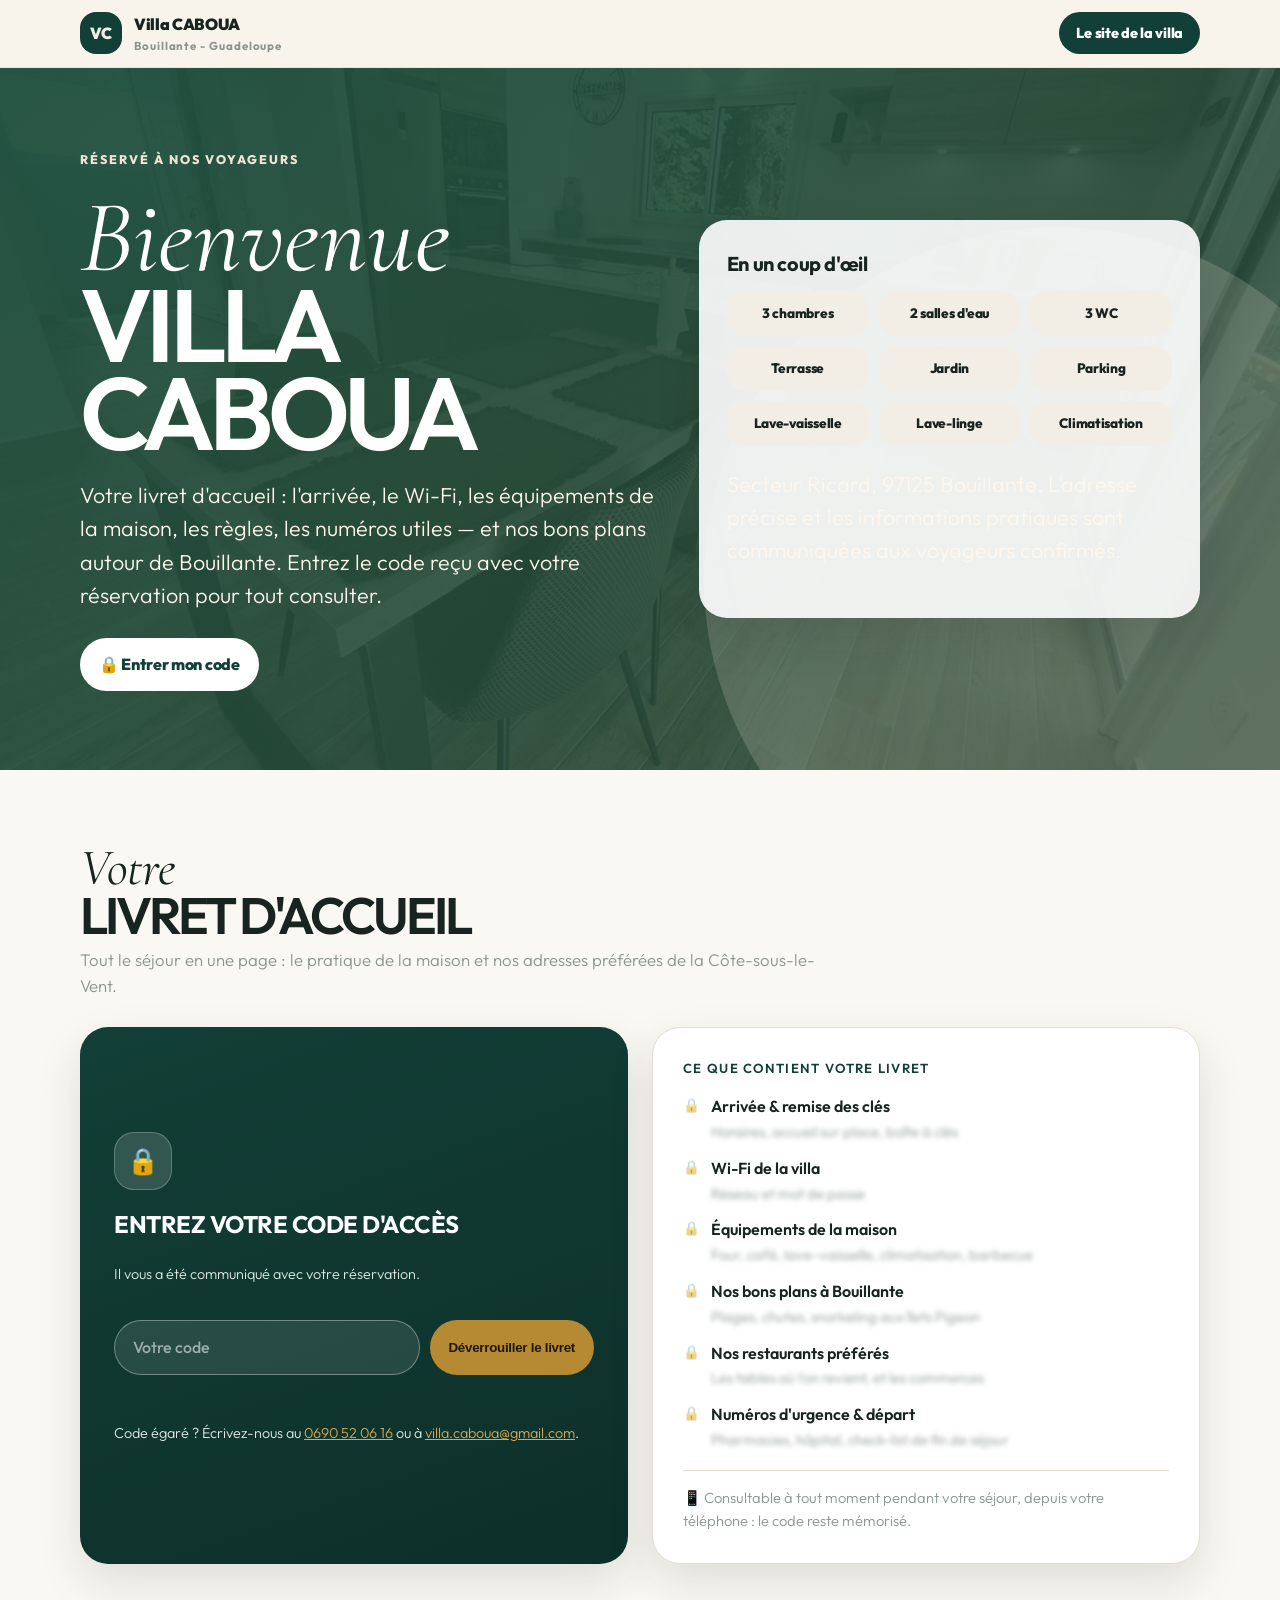
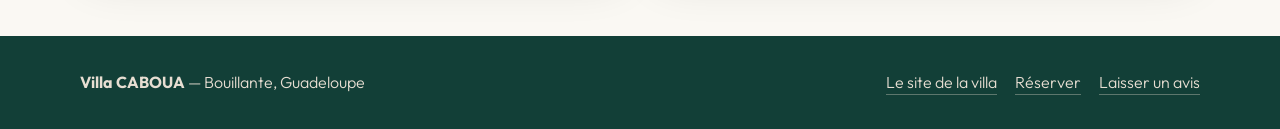
<file: livret/index.html>
<!doctype html>
<html lang="fr">
<head>
  <meta charset="utf-8">
  <meta name="viewport" content="width=device-width, initial-scale=1">
  <title>Livret d'accueil — Villa CABOUA, Bouillante</title>
  <meta name="description" content="Livret d'accueil de la Villa CABOUA à Bouillante : réservé à nos voyageurs, accès avec le code communiqué lors de la réservation.">
  <meta name="robots" content="noindex, follow">
  <link rel="icon" href="../favicon.png">
  <link rel="apple-touch-icon" href="../icone.png">
  <link rel="preconnect" href="https://fonts.googleapis.com">
  <link rel="preconnect" href="https://fonts.gstatic.com" crossorigin>
  <link rel="stylesheet" href="https://fonts.googleapis.com/css2?family=Cormorant+Garamond:ital,wght@0,400;0,500;0,600;1,400&family=Outfit:wght@300;400;500;600;800&display=swap">
  <link rel="stylesheet" href="assets/styles.css?v=1">
  <link rel="stylesheet" href="assets/livret.css?v=5">
</head>
<body>
<a class="skip-link" href="#contenu">Aller au contenu</a>
<header class="topbar" aria-label="Navigation principale">
  <div class="container nav">
    <a class="brand" href="#top" aria-label="Retour en haut">
      <span class="brand-mark">VC</span>
      <span>Villa CABOUA <small>Bouillante - Guadeloupe</small></span>
    </a>
    <nav class="navlinks" aria-label="Sections du livret">
      <a href="../" class="btn btn-dark btn-nav">Le site de la villa</a>
    </nav>
  </div>
</header>

<main id="contenu">
<section id="top" class="hero">
  <div class="container hero-grid">
    <div>
      <span class="eyebrow">Réservé à nos voyageurs</span>
      <h1><span class="script">Bienvenue</span><br>Villa CABOUA</h1>
      <p>Votre livret d'accueil : l'arrivée, le Wi-Fi, les équipements de la maison, les règles, les numéros utiles — et nos bons plans autour de Bouillante. Entrez le code reçu avec votre réservation pour tout consulter.</p>
      <div class="cta-row">
        <a class="btn btn-primary" href="#espace-voyageurs">🔒 Entrer mon code</a>
      </div>
    </div>
    <aside class="hero-card" aria-label="Résumé de la villa">
      <h2>En un coup d'œil</h2>
      <div class="badges">
        <div class="badge">3 chambres</div>
        <div class="badge">2 salles d'eau</div>
        <div class="badge">3 WC</div>
        <div class="badge">Terrasse</div>
        <div class="badge">Jardin</div>
        <div class="badge">Parking</div>
        <div class="badge">Lave-vaisselle</div>
        <div class="badge">Lave-linge</div>
        <div class="badge">Climatisation</div>
      </div>
      <p class="privacy">Secteur Ricard, 97125 Bouillante. L'adresse précise et les informations pratiques sont communiquées aux voyageurs confirmés.</p>
    </aside>
  </div>
</section>

<section class="section lock-section" id="espace-voyageurs">
  <div class="container">
    <div class="section-title">
      <h2><span class="script">Votre</span><br>livret d'accueil</h2>
      <p>Tout le séjour en une page : le pratique de la maison et nos adresses préférées de la Côte-sous-le-Vent.</p>
    </div>
    <div class="lock-grid">
      <div class="lock-card">
        <div class="lock-badge" aria-hidden="true">🔒</div>
        <h3>Entrez votre code d'accès</h3>
        <p class="small">Il vous a été communiqué avec votre réservation.</p>
        <form id="codeForm" autocomplete="off">
          <label class="sr-only" for="codeInput">Code d'accès</label>
          <input id="codeInput" name="code" type="text" placeholder="Votre code" autocapitalize="characters" autocorrect="off" spellcheck="false" enterkeyhint="go">
          <button class="btn btn-dark" type="submit" id="codeBtn">Déverrouiller le livret</button>
        </form>
        <p class="lock-msg" id="lockMsg" role="status" aria-live="polite"></p>
        <p class="small lock-help">Code égaré ? Écrivez-nous au <a href="tel:+590690520616">0690 52 06 16</a> ou à <a href="mailto:villa.caboua@gmail.com">villa.caboua@gmail.com</a>.</p>
      </div>
      <div class="lock-preview" aria-label="Contenu du livret">
        <p class="lock-preview-title">Ce que contient votre livret</p>
        <ul>
          <li><b>Arrivée &amp; remise des clés</b><span>Horaires, accueil sur place, boîte à clés</span></li>
          <li><b>Wi-Fi de la villa</b><span>Réseau et mot de passe</span></li>
          <li><b>Équipements de la maison</b><span>Four, café, lave-vaisselle, climatisation, barbecue</span></li>
          <li><b>Nos bons plans à Bouillante</b><span>Plages, chutes, snorkeling aux îlets Pigeon</span></li>
          <li><b>Nos restaurants préférés</b><span>Les tables où l'on revient, et les commerces</span></li>
          <li><b>Numéros d'urgence &amp; départ</b><span>Pharmacies, hôpital, check-list de fin de séjour</span></li>
        </ul>
        <p class="lock-preview-foot">📱 Consultable à tout moment pendant votre séjour, depuis votre téléphone : le code reste mémorisé.</p>
      </div>
    </div>
  </div>
</section>

<div id="livretPrive" hidden></div>

</main>

<footer class="footer">
  <div class="container footer-grid">
    <p><strong>Villa CABOUA</strong> — Bouillante, Guadeloupe</p>
    <p class="footer-links">
      <a href="../">Le site de la villa</a>
      <a href="../#reserver">Réserver</a>
      <a href="https://g.page/r/Cf08pFSiKjt4EBM/review" target="_blank" rel="noopener">Laisser un avis</a>
    </p>
  </div>
</footer>

<script src="js/livret.js?v=3"></script>
</body>
</html>
</file>
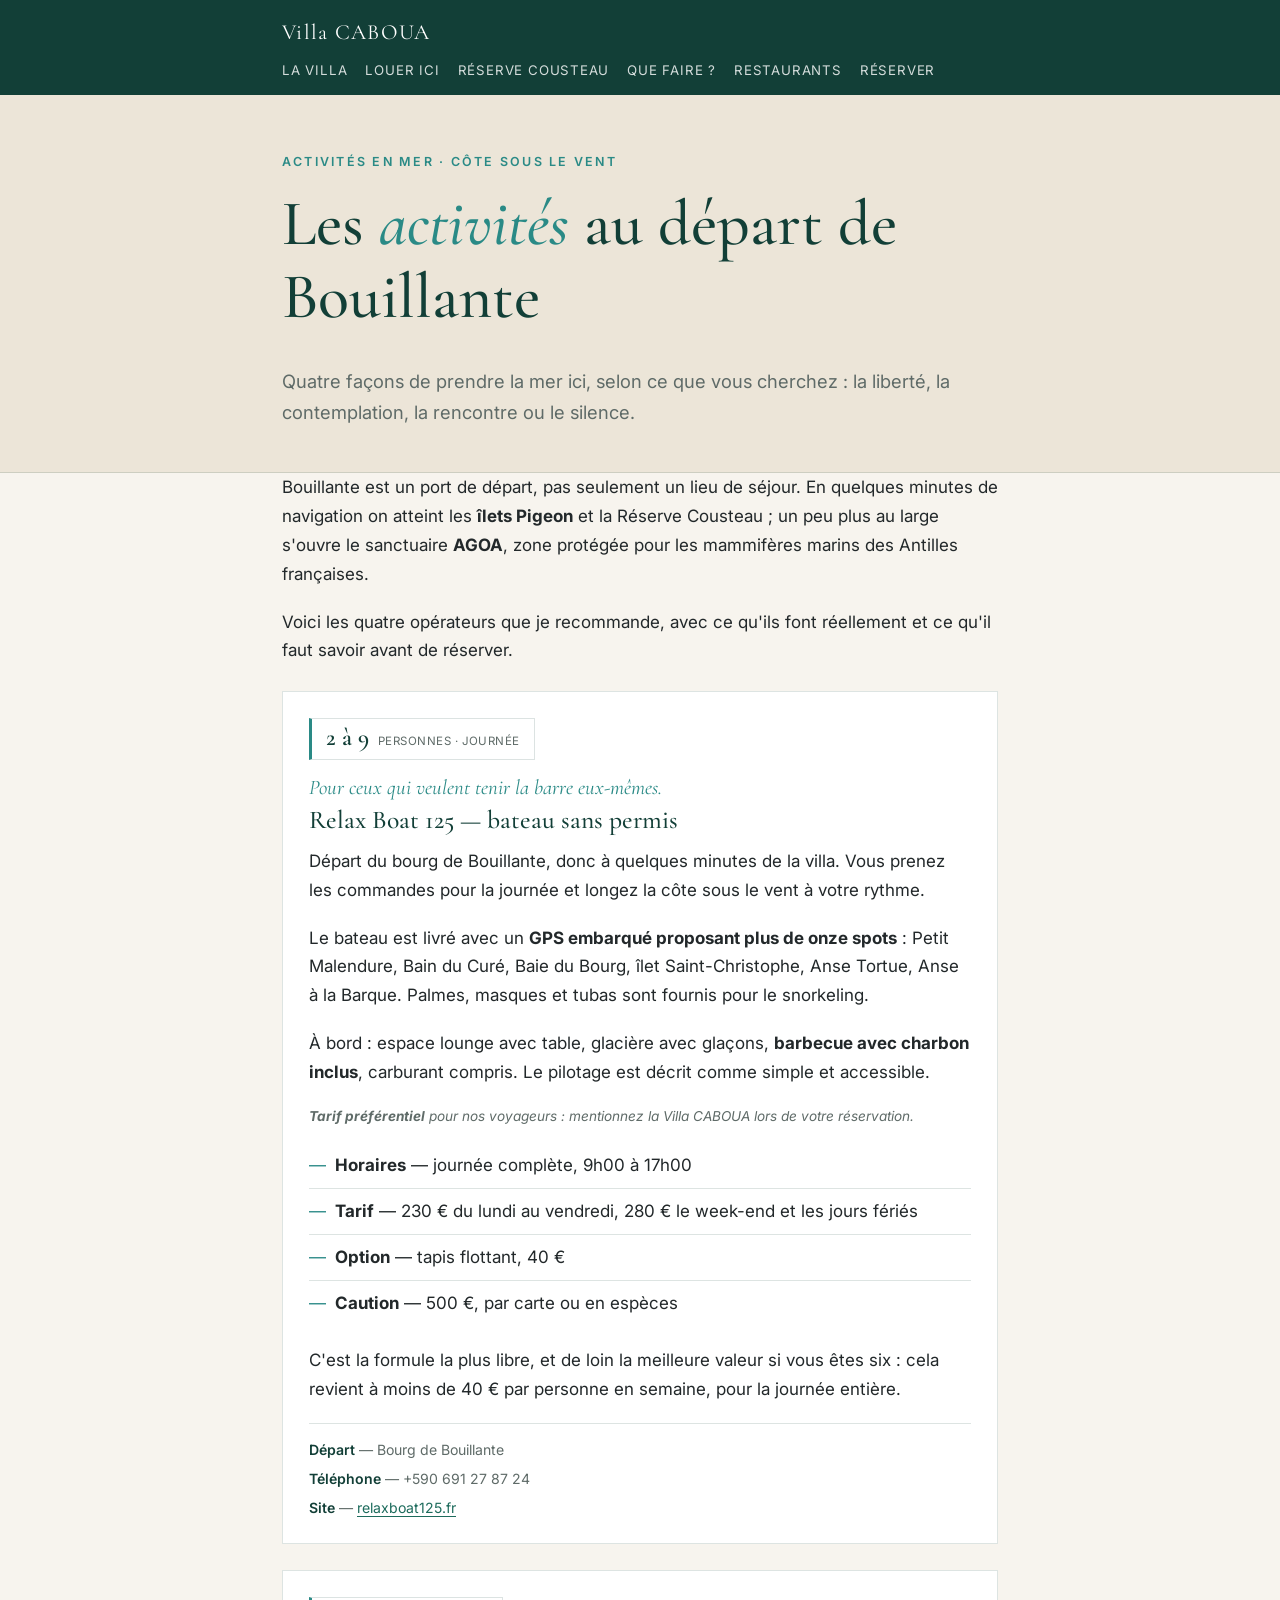
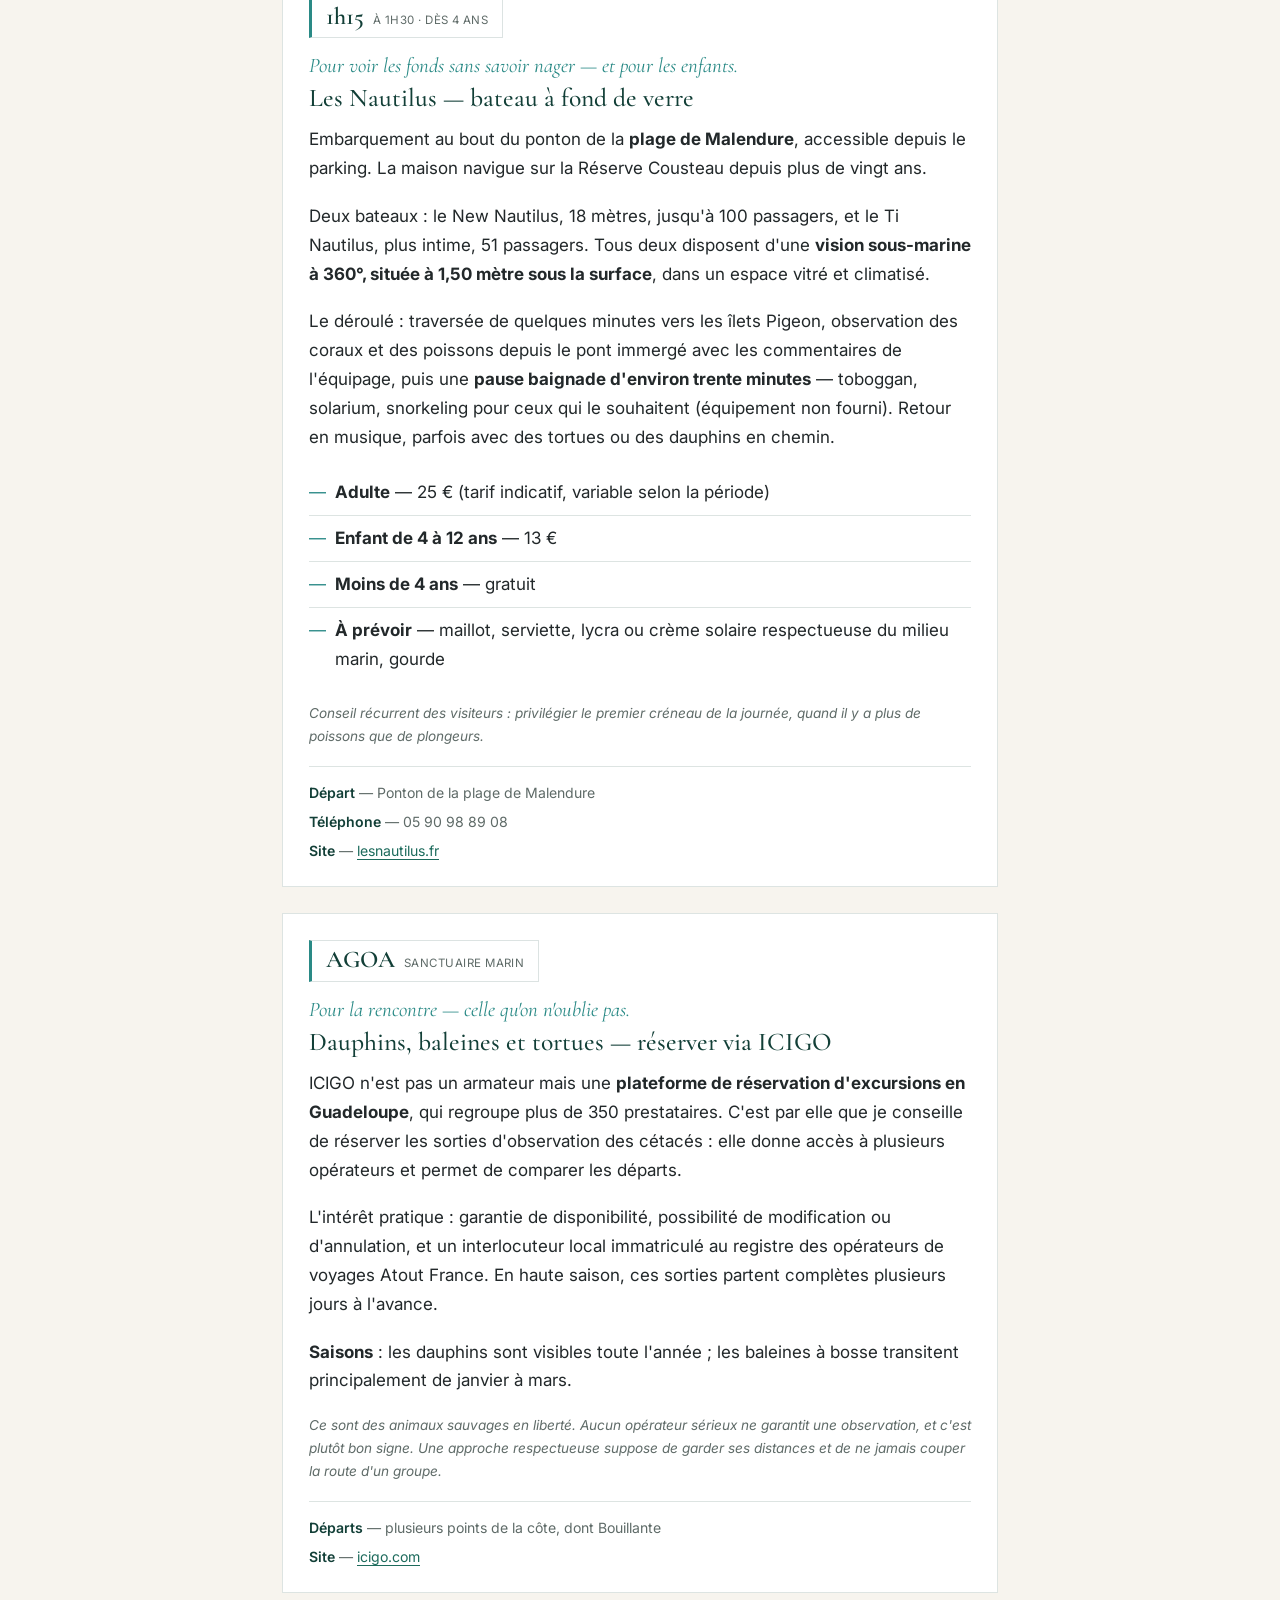
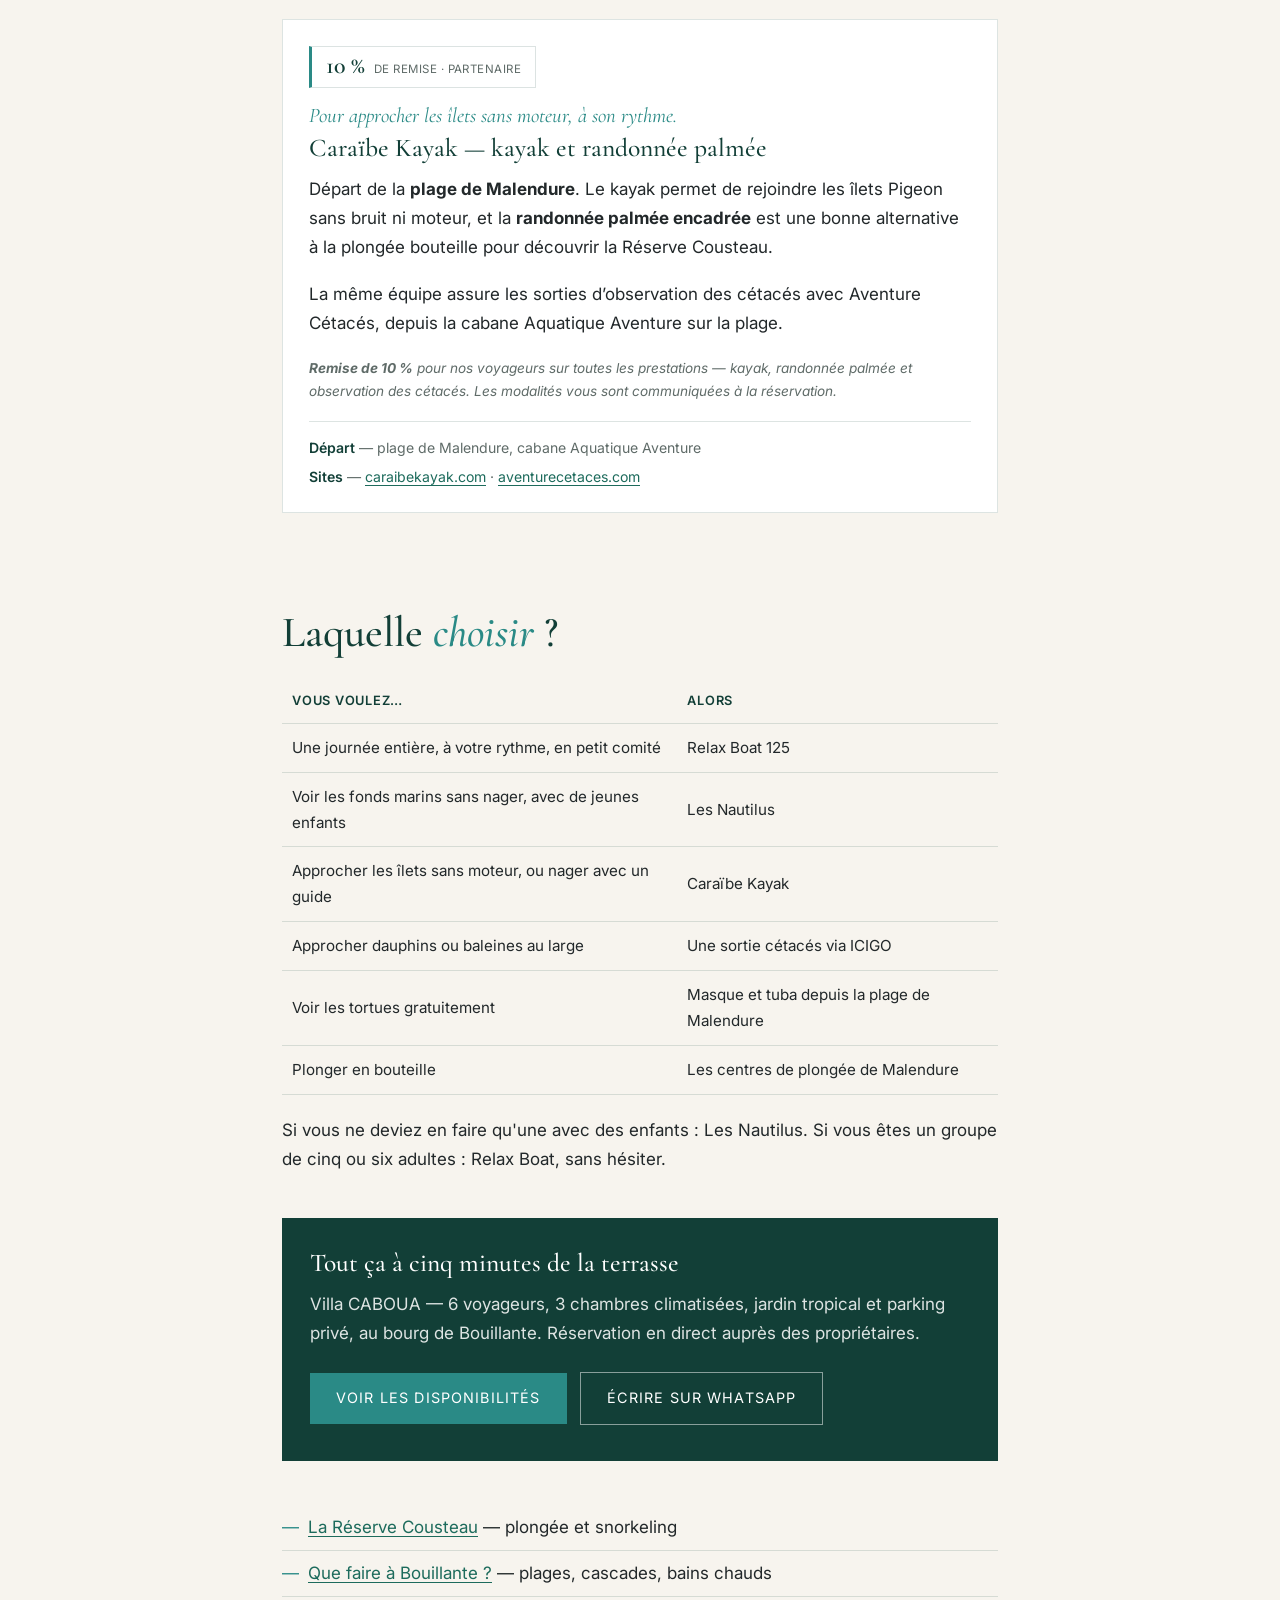
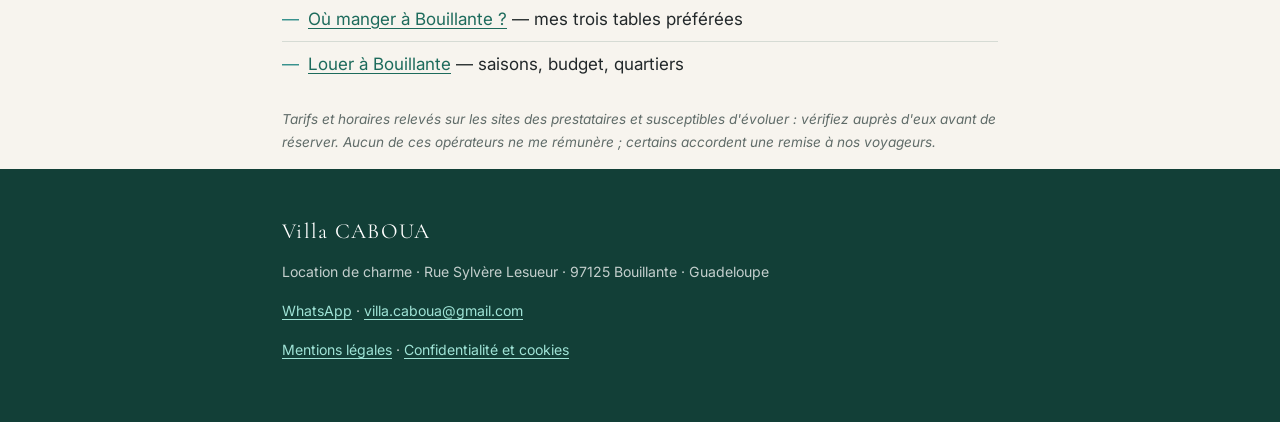
<file: activites-bouillante.html>
<!DOCTYPE html>
<html lang="fr">
<head>
<meta charset="UTF-8">
<meta name="viewport" content="width=device-width, initial-scale=1.0">
<title>Activités à Bouillante : bateau, dauphins, fonds marins — Villa CABOUA</title>
<meta name="description" content="Bateau à fond de verre Nautilus dès 25 €, bateau sans permis, kayak, dauphins et baleines : les activités en mer à Bouillante, avec tarifs et conseils.">
<meta name="robots" content="index, follow">
<link rel="canonical" href="https://caboua.github.io/guadeloupe/activites-bouillante.html">
<link rel="icon" type="image/png" href="Papillon-Guadeloupe-32x32.png">
<link rel="apple-touch-icon" href="Papillon-Guadeloupe-180x180.png">
<meta name="theme-color" content="#123f37">

<meta property="og:title" content="Activités à Bouillante : bateau, dauphins, fonds marins">
<meta property="og:description" content="Bateau sans permis, fonds de verre sur la Réserve Cousteau, observation des cétacés — au départ de Bouillante.">
<meta property="og:type" content="article">
<meta property="og:locale" content="fr_FR">
<meta property="og:url" content="https://caboua.github.io/guadeloupe/activites-bouillante.html">
<meta property="og:image" content="https://caboua.github.io/guadeloupe/images/hero-reserve-cousteau.jpg">

<link rel="preconnect" href="https://fonts.googleapis.com">
<link rel="preconnect" href="https://fonts.gstatic.com" crossorigin>
<link rel="stylesheet" href="https://fonts.googleapis.com/css2?family=Cormorant+Garamond:ital,wght@0,400;0,500;0,600;1,400&family=Inter:wght@400;600&display=swap">
<link rel="stylesheet" href="css/guide.css">

<style>
.moment{display:block;font-family:"Cormorant Garamond",Georgia,serif;font-style:italic;font-size:1.3rem;color:var(--lagon);margin:0 0 4px;line-height:1.3}
.infos{margin:18px 0 0;padding-top:14px;border-top:1px solid var(--ligne);font-size:.88rem;color:var(--gris)}
.infos b{color:var(--vert);font-weight:600}
.infos p{margin:0 0 5px}
</style>

<script type="application/ld+json">
{"@context":"https://schema.org","@type":"FAQPage","mainEntity":[
{"@type":"Question","name":"Faut-il un permis bateau pour naviguer à Bouillante ?","acceptedAnswer":{"@type":"Answer","text":"Non. Des bateaux de moins de 6 chevaux se louent sans permis au départ de Bouillante. Relax Boat 125 propose ce type de formule à la journée, de 2 à 9 personnes, avec GPS embarqué, barbecue à bord et carburant inclus."}},
{"@type":"Question","name":"Peut-on voir la Réserve Cousteau sans se mettre à l'eau ?","acceptedAnswer":{"@type":"Answer","text":"Oui, en bateau à fond de verre. Les Nautilus naviguent depuis le ponton de la plage de Malendure avec deux bateaux dont la coque vitrée offre une vision à 360 degrés à 1,50 mètre sous la surface. L'excursion dure environ 1h15 à 1h30 et comprend une pause baignade."}},
{"@type":"Question","name":"Quand voir les baleines en Guadeloupe ?","acceptedAnswer":{"@type":"Answer","text":"Les baleines à bosse transitent dans le sanctuaire AGOA principalement entre janvier et mars. Les dauphins sont observables toute l'année. Aucune sortie ne peut garantir une observation : ce sont des animaux sauvages en liberté."}}
]}
</script>
</head>
<body>

<header class="bandeau">
  <div class="wrap">
    <a class="marque" href="index.html">Villa CABOUA</a>
    <nav aria-label="Navigation principale">
      <a href="index.html">La villa</a>
      <a href="location-vacances-bouillante.html">Louer ici</a>
      <a href="villa-reserve-cousteau.html">Réserve Cousteau</a>
      <a href="que-faire-a-bouillante.html">Que faire ?</a>
      <a href="restaurants-bouillante.html">Restaurants</a>
      <a href="index.html#reserver">Réserver</a>
    </nav>
  </div>
</header>

<div class="chapeau">
  <div class="wrap">
    <p class="oeil">Activités en mer · Côte sous le vent</p>
    <h1>Les <em>activités</em> au départ de Bouillante</h1>
    <p class="accroche">Quatre façons de prendre la mer ici, selon ce que vous cherchez : la liberté, la contemplation, la rencontre ou le silence.</p>
  </div>
</div>

<main class="wrap">

<p>Bouillante est un port de départ, pas seulement un lieu de séjour. En quelques minutes de navigation on atteint les <strong>îlets Pigeon</strong> et la Réserve Cousteau ; un peu plus au large s'ouvre le sanctuaire <strong>AGOA</strong>, zone protégée pour les mammifères marins des Antilles françaises.</p>

<p>Voici les quatre opérateurs que je recommande, avec ce qu'ils font réellement et ce qu'il faut savoir avant de réserver.</p>

<div class="fiche">
  <div class="repere"><b>2 à 9</b><span>personnes · journée</span></div>
  <span class="moment">Pour ceux qui veulent tenir la barre eux-mêmes.</span>
  <h3>Relax Boat 125 — bateau sans permis</h3>
  <p>Départ du bourg de Bouillante, donc à quelques minutes de la villa. Vous prenez les commandes pour la journée et longez la côte sous le vent à votre rythme.</p>
  <p>Le bateau est livré avec un <strong>GPS embarqué proposant plus de onze spots</strong> : Petit Malendure, Bain du Curé, Baie du Bourg, îlet Saint-Christophe, Anse Tortue, Anse à la Barque. Palmes, masques et tubas sont fournis pour le snorkeling.</p>
  <p>À bord : espace lounge avec table, glacière avec glaçons, <strong>barbecue avec charbon inclus</strong>, carburant compris. Le pilotage est décrit comme simple et accessible.</p>

<p class="note"><strong>Tarif préférentiel</strong> pour nos voyageurs : mentionnez la Villa CABOUA lors de votre réservation.</p>
  <ul class="liste">
    <li><strong>Horaires</strong> — journée complète, 9h00 à 17h00</li>
    <li><strong>Tarif</strong> — 230 € du lundi au vendredi, 280 € le week-end et les jours fériés</li>
    <li><strong>Option</strong> — tapis flottant, 40 €</li>
    <li><strong>Caution</strong> — 500 €, par carte ou en espèces</li>
  </ul>
  <p>C'est la formule la plus libre, et de loin la meilleure valeur si vous êtes six : cela revient à moins de 40 € par personne en semaine, pour la journée entière.</p>
  <div class="infos">
    <p><b>Départ</b> — Bourg de Bouillante</p>
    <p><b>Téléphone</b> — +590 691 27 87 24</p>
    <p><b>Site</b> — <a href="https://www.relaxboat125.fr" rel="noopener">relaxboat125.fr</a></p>
  </div>
</div>

<div class="fiche">
  <div class="repere"><b>1h15</b><span>à 1h30 · dès 4 ans</span></div>
  <span class="moment">Pour voir les fonds sans savoir nager — et pour les enfants.</span>
  <h3>Les Nautilus — bateau à fond de verre</h3>
  <p>Embarquement au bout du ponton de la <strong>plage de Malendure</strong>, accessible depuis le parking. La maison navigue sur la Réserve Cousteau depuis plus de vingt ans.</p>
  <p>Deux bateaux : le New Nautilus, 18 mètres, jusqu'à 100 passagers, et le Ti Nautilus, plus intime, 51 passagers. Tous deux disposent d'une <strong>vision sous-marine à 360°, située à 1,50 mètre sous la surface</strong>, dans un espace vitré et climatisé.</p>
  <p>Le déroulé : traversée de quelques minutes vers les îlets Pigeon, observation des coraux et des poissons depuis le pont immergé avec les commentaires de l'équipage, puis une <strong>pause baignade d'environ trente minutes</strong> — toboggan, solarium, snorkeling pour ceux qui le souhaitent (équipement non fourni). Retour en musique, parfois avec des tortues ou des dauphins en chemin.</p>
  <ul class="liste">
    <li><strong>Adulte</strong> — 25 € (tarif indicatif, variable selon la période)</li>
    <li><strong>Enfant de 4 à 12 ans</strong> — 13 €</li>
    <li><strong>Moins de 4 ans</strong> — gratuit</li>
    <li><strong>À prévoir</strong> — maillot, serviette, lycra ou crème solaire respectueuse du milieu marin, gourde</li>
  </ul>
  <p class="note">Conseil récurrent des visiteurs : privilégier le premier créneau de la journée, quand il y a plus de poissons que de plongeurs.</p>
  <div class="infos">
    <p><b>Départ</b> — Ponton de la plage de Malendure</p>
    <p><b>Téléphone</b> — 05 90 98 89 08</p>
    <p><b>Site</b> — <a href="https://www.lesnautilus.fr" rel="noopener">lesnautilus.fr</a></p>
  </div>
</div>

<div class="fiche">
  <div class="repere"><b>AGOA</b><span>sanctuaire marin</span></div>
  <span class="moment">Pour la rencontre — celle qu'on n'oublie pas.</span>
  <h3>Dauphins, baleines et tortues — réserver via ICIGO</h3>
  <p>ICIGO n'est pas un armateur mais une <strong>plateforme de réservation d'excursions en Guadeloupe</strong>, qui regroupe plus de 350 prestataires. C'est par elle que je conseille de réserver les sorties d'observation des cétacés : elle donne accès à plusieurs opérateurs et permet de comparer les départs.</p>
  <p>L'intérêt pratique : garantie de disponibilité, possibilité de modification ou d'annulation, et un interlocuteur local immatriculé au registre des opérateurs de voyages Atout France. En haute saison, ces sorties partent complètes plusieurs jours à l'avance.</p>
  <p><strong>Saisons</strong> : les dauphins sont visibles toute l'année ; les baleines à bosse transitent principalement de janvier à mars.</p>
  <p class="note">Ce sont des animaux sauvages en liberté. Aucun opérateur sérieux ne garantit une observation, et c'est plutôt bon signe. Une approche respectueuse suppose de garder ses distances et de ne jamais couper la route d'un groupe.</p>
  <div class="infos">
    <p><b>Départs</b> — plusieurs points de la côte, dont Bouillante</p>
    <p><b>Site</b> — <a href="https://www.icigo.com" rel="noopener">icigo.com</a></p>
  </div>
</div>


<div class="fiche">
  <div class="repere"><b>10 %</b><span>de remise · partenaire</span></div>
  <span class="moment">Pour approcher les îlets sans moteur, à son rythme.</span>
  <h3>Caraïbe Kayak — kayak et randonnée palmée</h3>
  <p>Départ de la <strong>plage de Malendure</strong>. Le kayak permet de rejoindre les îlets Pigeon sans bruit ni moteur, et la <strong>randonnée palmée encadrée</strong> est une bonne alternative à la plongée bouteille pour découvrir la Réserve Cousteau.</p>
  <p>La même équipe assure les sorties d’observation des cétacés avec Aventure Cétacés, depuis la cabane Aquatique Aventure sur la plage.</p>
    <p class="note"><strong>Remise de 10 %</strong> pour nos voyageurs sur toutes les prestations — kayak, randonnée palmée et observation des cétacés. Les modalités vous sont communiquées à la réservation.</p>
  <div class="infos">
    <p><b>Départ</b> — plage de Malendure, cabane Aquatique Aventure</p>
    <p><b>Sites</b> — <a href="https://caraibekayak.com/" rel="noopener">caraibekayak.com</a> · <a href="https://aventurecetaces.com/" rel="noopener">aventurecetaces.com</a></p>
  </div>
</div>
<h2>Laquelle <em>choisir</em> ?</h2>

<table>
<thead><tr><th>Vous voulez…</th><th>Alors</th></tr></thead>
<tbody>
<tr><td>Une journée entière, à votre rythme, en petit comité</td><td>Relax Boat 125</td></tr>
<tr><td>Voir les fonds marins sans nager, avec de jeunes enfants</td><td>Les Nautilus</td></tr>
<tr><td>Approcher les îlets sans moteur, ou nager avec un guide</td><td>Caraïbe Kayak</td></tr>
<tr><td>Approcher dauphins ou baleines au large</td><td>Une sortie cétacés via ICIGO</td></tr>
<tr><td>Voir les tortues gratuitement</td><td>Masque et tuba depuis la plage de Malendure</td></tr>
<tr><td>Plonger en bouteille</td><td>Les centres de plongée de Malendure</td></tr>
</tbody>
</table>

<p>Si vous ne deviez en faire qu'une avec des enfants : Les Nautilus. Si vous êtes un groupe de cinq ou six adultes : Relax Boat, sans hésiter.</p>

<div class="encart">
  <h3>Tout ça à cinq minutes de la terrasse</h3>
  <p>Villa CABOUA — 6 voyageurs, 3 chambres climatisées, jardin tropical et parking privé, au bourg de Bouillante. Réservation en direct auprès des propriétaires.</p>
  <a class="bouton" href="index.html#reserver">Voir les disponibilités</a>
  <a class="bouton clair" href="https://wa.me/590690520616">Écrire sur WhatsApp</a>
</div>

<ul class="liste">
<li><a href="villa-reserve-cousteau.html">La Réserve Cousteau</a> — plongée et snorkeling</li>
<li><a href="que-faire-a-bouillante.html">Que faire à Bouillante ?</a> — plages, cascades, bains chauds</li>
<li><a href="restaurants-bouillante.html">Où manger à Bouillante ?</a> — mes trois tables préférées</li>
<li><a href="location-vacances-bouillante.html">Louer à Bouillante</a> — saisons, budget, quartiers</li>
</ul>

<p class="note">Tarifs et horaires relevés sur les sites des prestataires et susceptibles d'évoluer : vérifiez auprès d'eux avant de réserver. Aucun de ces opérateurs ne me rémunère ; certains accordent une remise à nos voyageurs.</p>

</main>

<footer>
  <div class="wrap">
    <span class="marque">Villa CABOUA</span>
    <p>Location de charme · Rue Sylvère Lesueur · 97125 Bouillante · Guadeloupe</p>
    <p><a href="https://wa.me/590690520616">WhatsApp</a> · <a href="mailto:villa.caboua@gmail.com">villa.caboua@gmail.com</a></p>
      <p><a href="mentions-legales.html">Mentions légales</a> · <a href="confidentialite.html">Confidentialité et cookies</a></p>
  </div>
</footer>

</body>
</html>
</file>
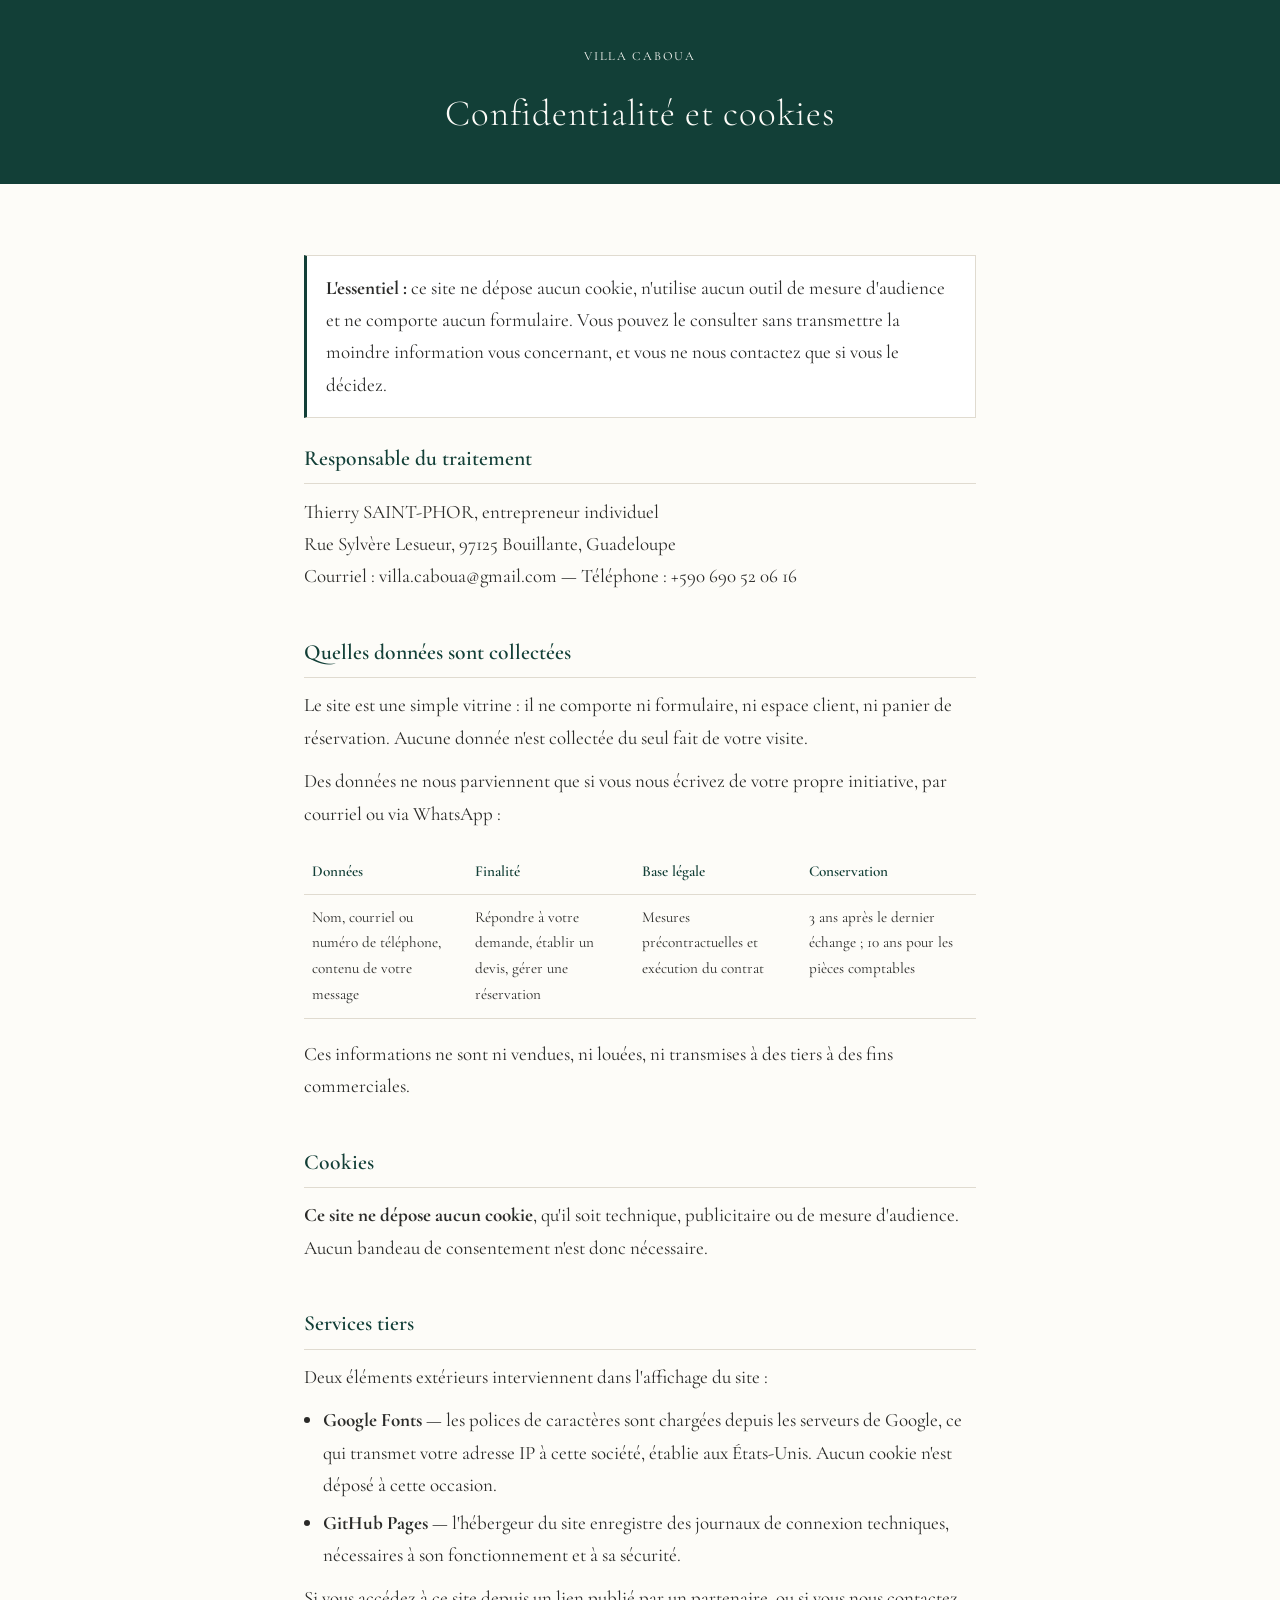
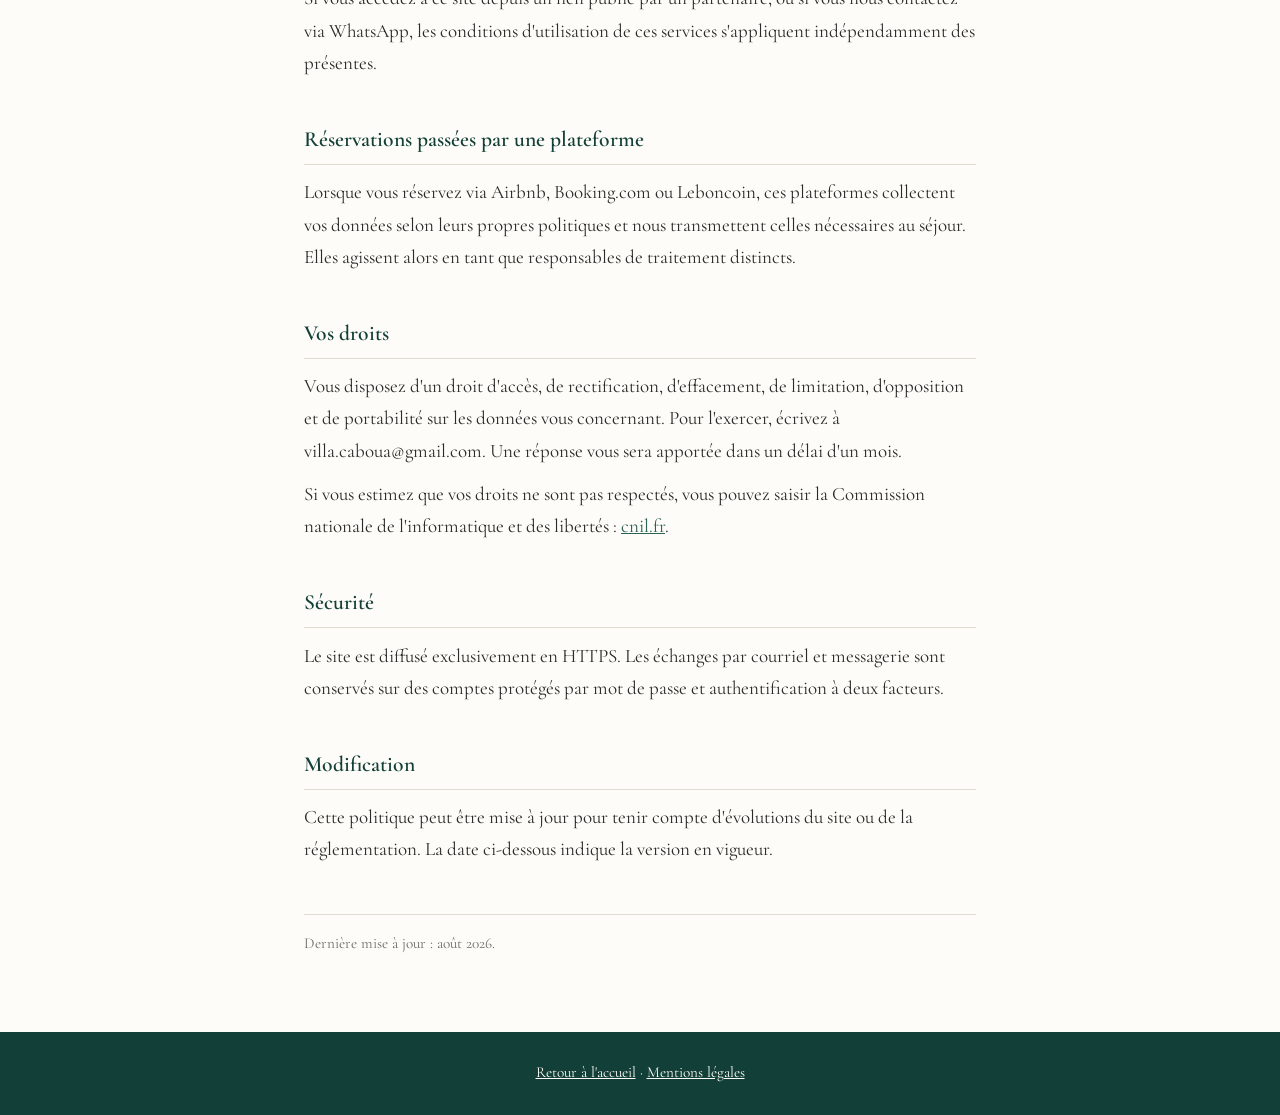
<file: confidentialite.html>
<!DOCTYPE html>
<html lang="fr">
<head>
<meta charset="UTF-8">
<meta name="viewport" content="width=device-width, initial-scale=1.0">
<title>Confidentialité et cookies — Villa CABOUA</title>
<meta name="description" content="Politique de confidentialité et gestion des cookies du site de la Villa CABOUA, Bouillante, Guadeloupe.">
<meta name="robots" content="noindex, follow">
<link rel="canonical" href="https://caboua.github.io/guadeloupe/confidentialite.html">
<link rel="icon" type="image/png" href="Papillon-Guadeloupe-32x32.png">
<link rel="preconnect" href="https://fonts.googleapis.com">
<link rel="preconnect" href="https://fonts.gstatic.com" crossorigin>
<link href="https://fonts.googleapis.com/css2?family=Cormorant+Garamond:wght@300;400;600&display=swap" rel="stylesheet">
<style>
  :root{
    --vert:#123f37;
    --vert-clair:#2c6155;
    --creme:#fdfcf8;
    --texte:#2a2a28;
    --trait:#e0dbd0;
  }
  *{box-sizing:border-box}
  body{
    margin:0;
    background:var(--creme);
    color:var(--texte);
    font-family:'Cormorant Garamond',Georgia,serif;
    font-size:19px;
    line-height:1.7;
  }
  .bandeau{
    background:var(--vert);
    color:var(--creme);
    padding:2.4rem 1.5rem;
    text-align:center;
  }
  .bandeau a{color:var(--creme);text-decoration:none;letter-spacing:.14em;font-size:.78rem;text-transform:uppercase}
  .bandeau a:hover{text-decoration:underline}
  .bandeau h1{
    margin:.8rem 0 0;
    font-weight:300;
    font-size:2.3rem;
    letter-spacing:.02em;
  }
  main{
    max-width:720px;
    margin:0 auto;
    padding:3rem 1.5rem 4rem;
  }
  h2{
    font-weight:600;
    font-size:1.35rem;
    color:var(--vert);
    margin:2.6rem 0 .6rem;
    padding-bottom:.4rem;
    border-bottom:1px solid var(--trait);
  }
  h2:first-of-type{margin-top:0}
  p{margin:.7rem 0}
  ul{margin:.7rem 0;padding-left:1.2rem}
  li{margin:.35rem 0}
  a{color:var(--vert-clair)}
  .encadre{
    background:#fff;
    border:1px solid var(--trait);
    border-left:3px solid var(--vert);
    padding:1rem 1.2rem;
    margin:1.4rem 0;
  }
  .encadre p:first-child{margin-top:0}
  .encadre p:last-child{margin-bottom:0}
  .aremplir{
    background:#fff6d9;
    border-left:3px solid #d9a825;
    padding:.15rem .4rem;
    font-style:italic;
  }
  table{
    width:100%;
    border-collapse:collapse;
    margin:1.2rem 0;
    font-size:.95rem;
  }
  th,td{
    text-align:left;
    padding:.6rem .5rem;
    border-bottom:1px solid var(--trait);
    vertical-align:top;
  }
  th{color:var(--vert);font-weight:600}
  .maj{
    margin-top:3rem;
    padding-top:1rem;
    border-top:1px solid var(--trait);
    font-size:.95rem;
    color:#6b6b66;
  }
  footer{
    background:var(--vert);
    color:var(--creme);
    text-align:center;
    padding:1.8rem 1.5rem;
    font-size:.95rem;
  }
  footer a{color:var(--creme)}
  @media(max-width:600px){
    body{font-size:18px}
    .bandeau h1{font-size:1.8rem}
    table{font-size:.9rem}
  }
</style>
</head>
<body>

<div class="bandeau">
  <a href="index.html">Villa CABOUA</a>
  <h1>Confidentialité et cookies</h1>
</div>

<main>

<div class="encadre">
  <p>
    <strong>L'essentiel&nbsp;:</strong> ce site ne dépose aucun cookie, n'utilise aucun
    outil de mesure d'audience et ne comporte aucun formulaire. Vous pouvez le consulter
    sans transmettre la moindre information vous concernant, et vous ne nous contactez
    que si vous le décidez.
  </p>
</div>

<h2>Responsable du traitement</h2>
<p>
  Thierry SAINT-PHOR, entrepreneur individuel<br>
  Rue Sylvère Lesueur, 97125 Bouillante, Guadeloupe<br>
  Courriel&nbsp;: villa.caboua@gmail.com — Téléphone&nbsp;: +590 690 52 06 16
</p>

<h2>Quelles données sont collectées</h2>
<p>
  Le site est une simple vitrine&nbsp;: il ne comporte ni formulaire, ni espace client,
  ni panier de réservation. Aucune donnée n'est collectée du seul fait de votre visite.
</p>
<p>
  Des données ne nous parviennent que si vous nous écrivez de votre propre initiative,
  par courriel ou via WhatsApp&nbsp;:
</p>
<table>
  <tr>
    <th>Données</th>
    <th>Finalité</th>
    <th>Base légale</th>
    <th>Conservation</th>
  </tr>
  <tr>
    <td>Nom, courriel ou numéro de téléphone, contenu de votre message</td>
    <td>Répondre à votre demande, établir un devis, gérer une réservation</td>
    <td>Mesures précontractuelles et exécution du contrat</td>
    <td>3 ans après le dernier échange&nbsp;; 10 ans pour les pièces comptables</td>
  </tr>
</table>
<p>
  Ces informations ne sont ni vendues, ni louées, ni transmises à des tiers à des fins
  commerciales.
</p>

<h2>Cookies</h2>
<p>
  <strong>Ce site ne dépose aucun cookie</strong>, qu'il soit technique, publicitaire ou
  de mesure d'audience. Aucun bandeau de consentement n'est donc nécessaire.
</p>

<h2>Services tiers</h2>
<p>
  Deux éléments extérieurs interviennent dans l'affichage du site&nbsp;:
</p>
<ul>
  <li>
    <strong>Google Fonts</strong> — les polices de caractères sont chargées depuis les
    serveurs de Google, ce qui transmet votre adresse IP à cette société, établie aux
    États-Unis. Aucun cookie n'est déposé à cette occasion.
  </li>
  <li>
    <strong>GitHub Pages</strong> — l'hébergeur du site enregistre des journaux de
    connexion techniques, nécessaires à son fonctionnement et à sa sécurité.
  </li>
</ul>
<p>
  Si vous accédez à ce site depuis un lien publié par un partenaire, ou si vous nous
  contactez via WhatsApp, les conditions d'utilisation de ces services s'appliquent
  indépendamment des présentes.
</p>

<h2>Réservations passées par une plateforme</h2>
<p>
  Lorsque vous réservez via Airbnb, Booking.com ou Leboncoin, ces plateformes collectent
  vos données selon leurs propres politiques et nous transmettent celles nécessaires au
  séjour. Elles agissent alors en tant que responsables de traitement distincts.
</p>

<h2>Vos droits</h2>
<p>
  Vous disposez d'un droit d'accès, de rectification, d'effacement, de limitation,
  d'opposition et de portabilité sur les données vous concernant. Pour l'exercer, écrivez
  à villa.caboua@gmail.com. Une réponse vous sera apportée dans un délai d'un mois.
</p>
<p>
  Si vous estimez que vos droits ne sont pas respectés, vous pouvez saisir la Commission
  nationale de l'informatique et des libertés&nbsp;:
  <a href="https://www.cnil.fr" rel="noopener" target="_blank">cnil.fr</a>.
</p>

<h2>Sécurité</h2>
<p>
  Le site est diffusé exclusivement en HTTPS. Les échanges par courriel et messagerie
  sont conservés sur des comptes protégés par mot de passe et authentification à deux
  facteurs.
</p>

<h2>Modification</h2>
<p>
  Cette politique peut être mise à jour pour tenir compte d'évolutions du site ou de la
  réglementation. La date ci-dessous indique la version en vigueur.
</p>

<p class="maj">Dernière mise à jour&nbsp;: août 2026.</p>

</main>

<footer>
  <a href="index.html">Retour à l'accueil</a> ·
  <a href="mentions-legales.html">Mentions légales</a>
</footer>

</body>
</html>
</file>
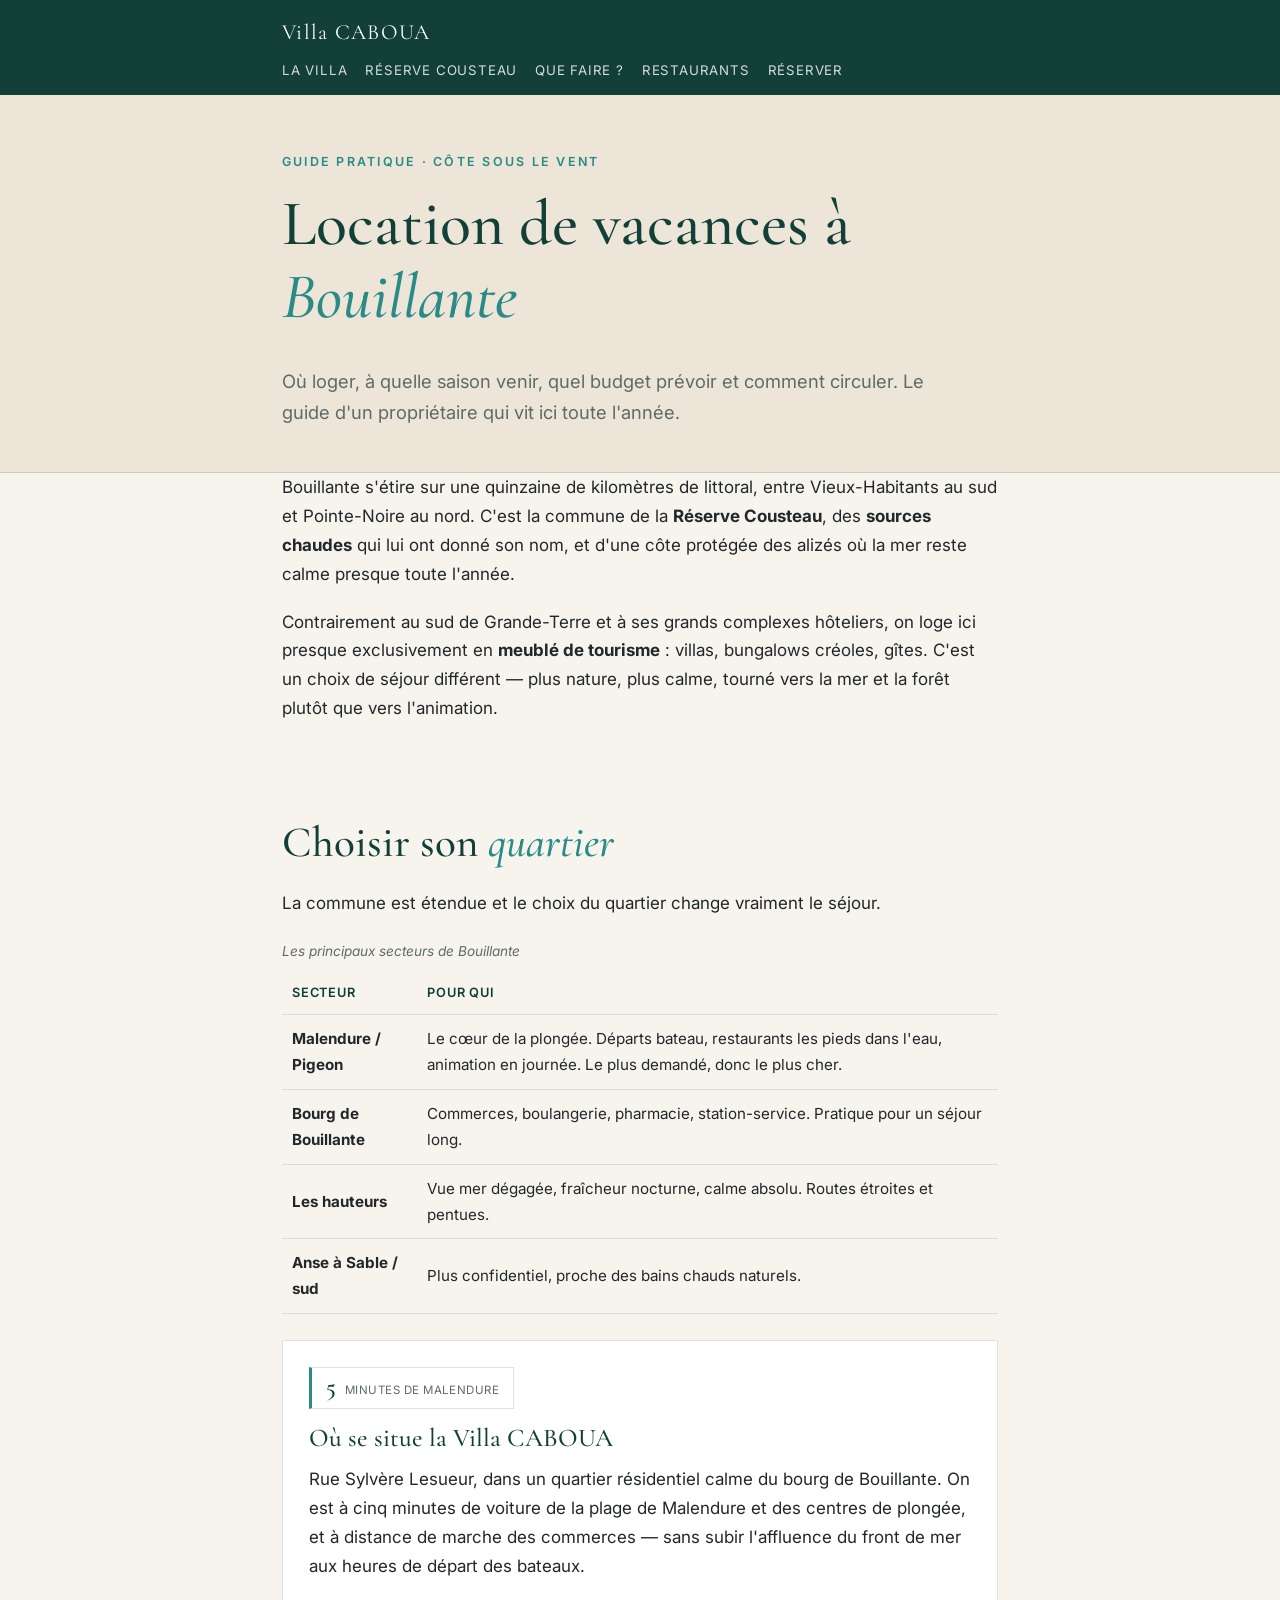
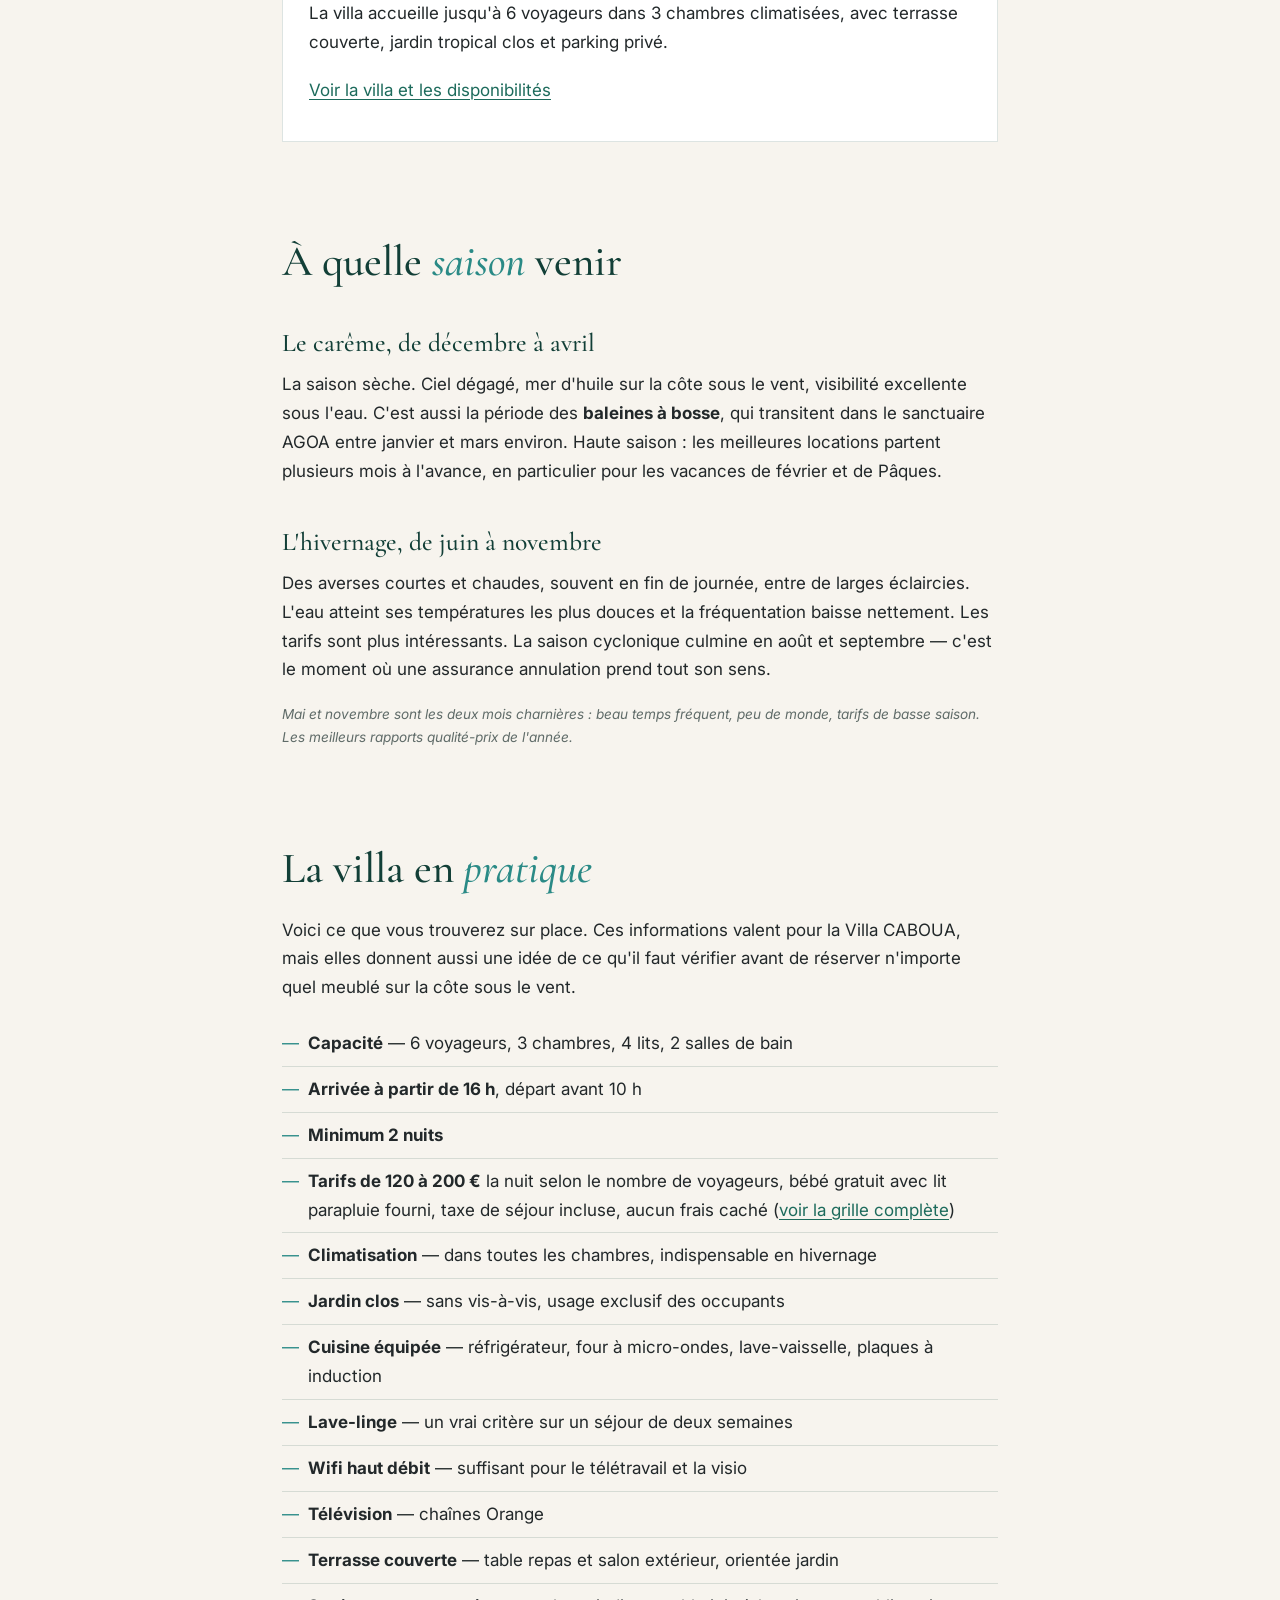
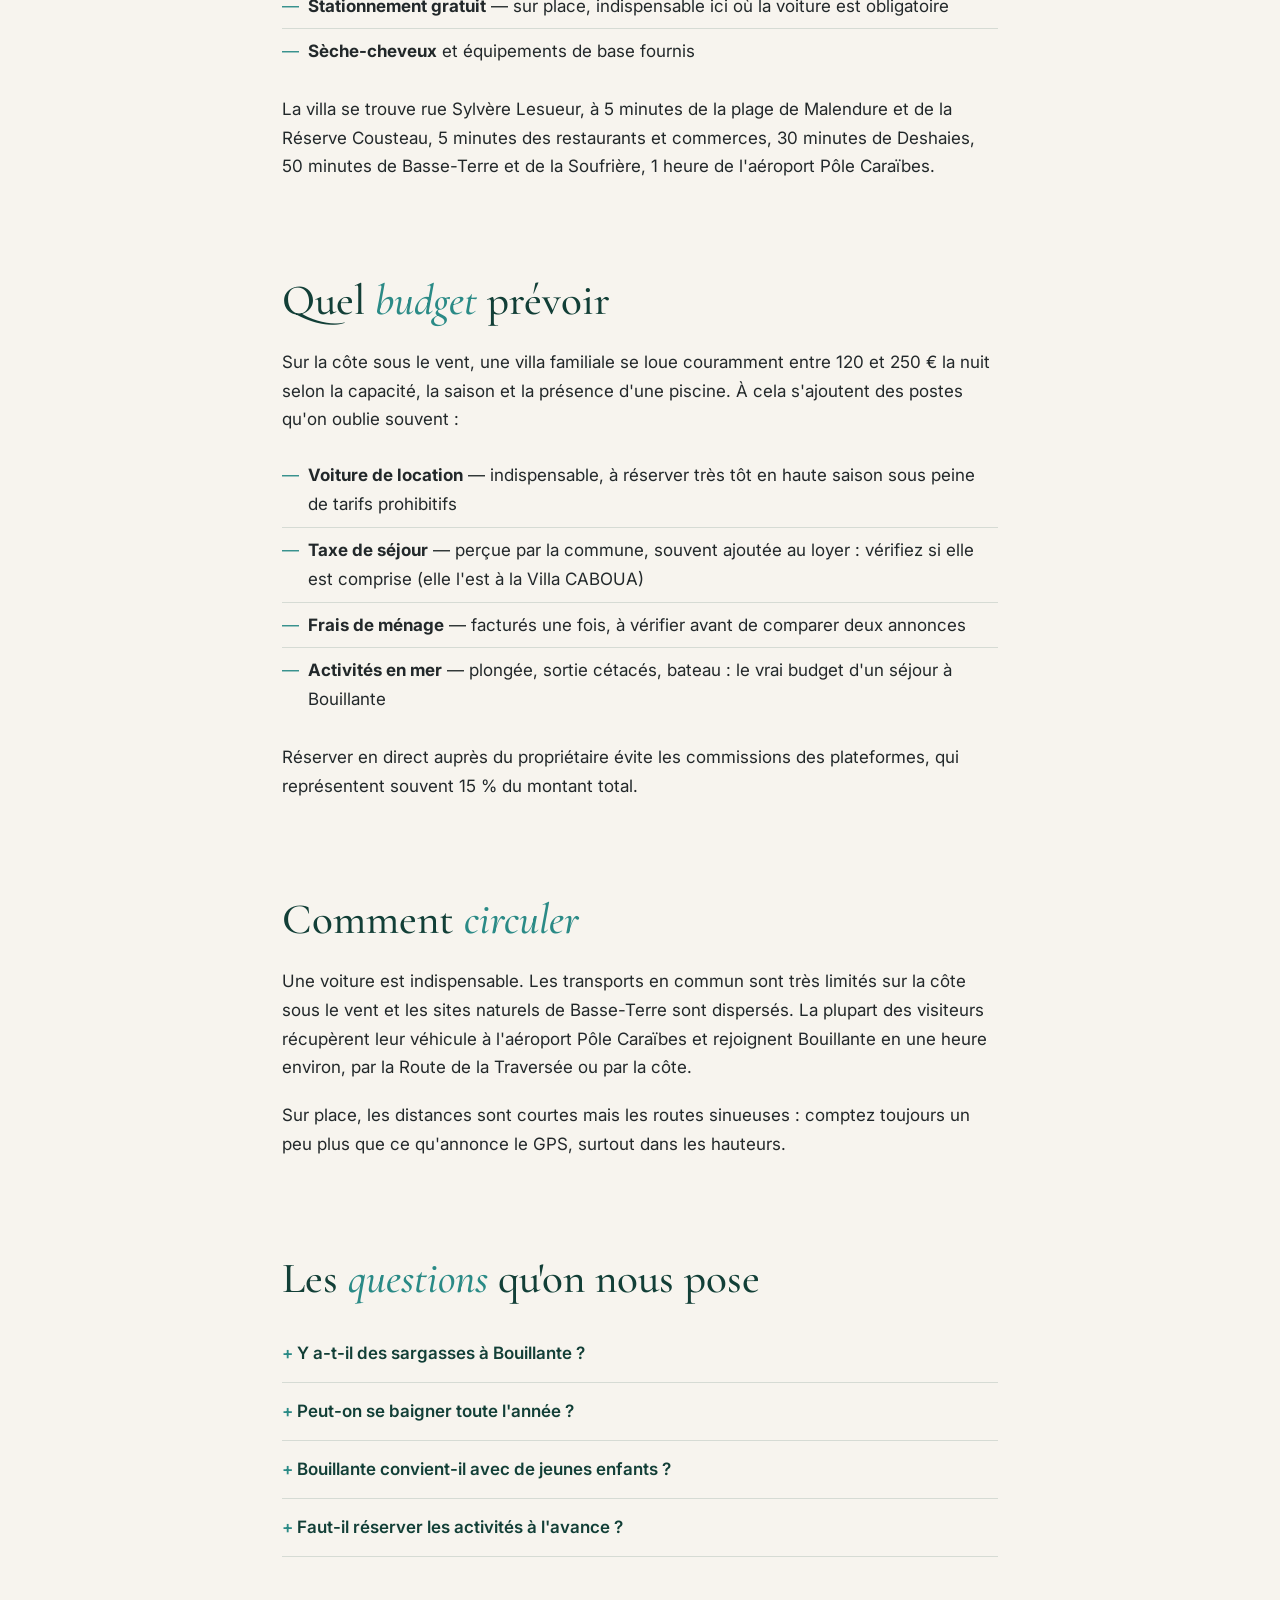
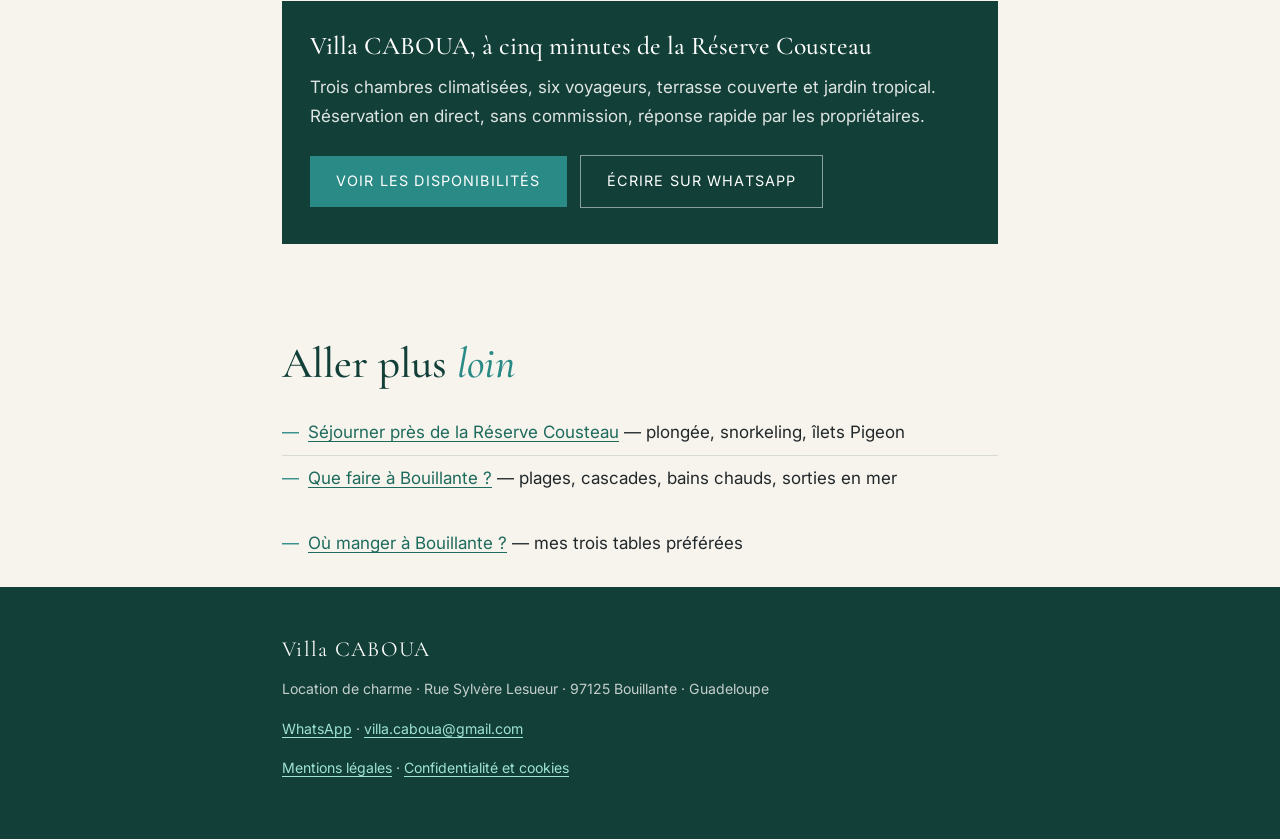
<file: location-vacances-bouillante.html>
<!DOCTYPE html>
<html lang="fr">
<head>
<meta charset="UTF-8">
<meta name="viewport" content="width=device-width, initial-scale=1.0">
<title>Location de vacances à Bouillante (Guadeloupe) — Villa CABOUA</title>
<meta name="description" content="Louer à Bouillante : quartiers, saisons, budget et accès, par un propriétaire du coin. Villa CABOUA pour 6, à 5 min de Malendure, dès 120 €/nuit.">
<meta name="robots" content="index, follow">
<link rel="canonical" href="https://caboua.github.io/guadeloupe/location-vacances-bouillante.html">
<link rel="icon" type="image/png" href="Papillon-Guadeloupe-32x32.png">
<link rel="apple-touch-icon" href="Papillon-Guadeloupe-180x180.png">
<meta name="theme-color" content="#123f37">

<meta property="og:title" content="Location de vacances à Bouillante (Guadeloupe) — Villa CABOUA">
<meta property="og:description" content="Tout ce qu'il faut savoir pour louer à Bouillante : quartiers, saisons, budget, accès. Et une villa pour 6 personnes à 5 minutes de Malendure.">
<meta property="og:type" content="article">
<meta property="og:locale" content="fr_FR">
<meta property="og:url" content="https://caboua.github.io/guadeloupe/location-vacances-bouillante.html">
<meta property="og:image" content="https://caboua.github.io/guadeloupe/images/terrasse-jour.png">

<link rel="preconnect" href="https://fonts.googleapis.com">
<link rel="preconnect" href="https://fonts.gstatic.com" crossorigin>
<link rel="stylesheet" href="https://fonts.googleapis.com/css2?family=Cormorant+Garamond:ital,wght@0,400;0,500;0,600;1,400&family=Inter:wght@400;600&display=swap">
<link rel="stylesheet" href="css/guide.css">

<script type="application/ld+json">
{"@context":"https://schema.org","@type":"FAQPage","mainEntity":[
{"@type":"Question","name":"Quelle est la meilleure période pour louer à Bouillante ?","acceptedAnswer":{"@type":"Answer","text":"Le carême, de décembre à avril, offre le temps le plus sec et la mer la plus calme sur la côte sous le vent. C'est aussi la haute saison touristique. De juin à novembre l'hivernage apporte des averses courtes, une eau plus chaude et des tarifs plus doux ; la saison cyclonique culmine en août et septembre."}},
{"@type":"Question","name":"Faut-il une voiture pour séjourner à Bouillante ?","acceptedAnswer":{"@type":"Answer","text":"Oui. Les transports en commun sont très limités sur la côte sous le vent et les sites naturels de Basse-Terre sont dispersés. Une voiture de location prise à l'aéroport Pôle Caraïbes est indispensable pour profiter du séjour."}},
{"@type":"Question","name":"Y a-t-il des sargasses à Bouillante ?","acceptedAnswer":{"@type":"Answer","text":"Bouillante se trouve sur la côte sous le vent, à l'ouest de Basse-Terre, tournée vers la mer des Caraïbes. Les échouages de sargasses touchent principalement la façade atlantique, à l'est. Les plages de Bouillante, dont Malendure, sont donc très peu concernées."}},
{"@type":"Question","name":"Combien de temps faut-il pour rejoindre Bouillante depuis l'aéroport ?","acceptedAnswer":{"@type":"Answer","text":"Comptez environ une heure de route depuis l'aéroport international Pôle Caraïbes, à Pointe-à-Pitre, par la Route de la Traversée ou par la côte."}}
]}
</script>
</head>
<body>

<header class="bandeau">
  <div class="wrap">
    <a class="marque" href="index.html">Villa CABOUA</a>
    <nav aria-label="Navigation principale">
      <a href="index.html">La villa</a>
      <a href="villa-reserve-cousteau.html">Réserve Cousteau</a>
      <a href="que-faire-a-bouillante.html">Que faire ?</a>
      <a href="restaurants-bouillante.html">Restaurants</a>
      <a href="index.html#reserver">Réserver</a>
    </nav>
  </div>
</header>

<div class="chapeau">
  <div class="wrap">
    <p class="oeil">Guide pratique · Côte sous le vent</p>
    <h1>Location de vacances à <em>Bouillante</em></h1>
    <p class="accroche">Où loger, à quelle saison venir, quel budget prévoir et comment circuler. Le guide d'un propriétaire qui vit ici toute l'année.</p>
  </div>
</div>

<main class="wrap">

<p>Bouillante s'étire sur une quinzaine de kilomètres de littoral, entre Vieux-Habitants au sud et Pointe-Noire au nord. C'est la commune de la <strong>Réserve Cousteau</strong>, des <strong>sources chaudes</strong> qui lui ont donné son nom, et d'une côte protégée des alizés où la mer reste calme presque toute l'année.</p>

<p>Contrairement au sud de Grande-Terre et à ses grands complexes hôteliers, on loge ici presque exclusivement en <strong>meublé de tourisme</strong> : villas, bungalows créoles, gîtes. C'est un choix de séjour différent — plus nature, plus calme, tourné vers la mer et la forêt plutôt que vers l'animation.</p>

<h2>Choisir son <em>quartier</em></h2>

<p>La commune est étendue et le choix du quartier change vraiment le séjour.</p>

<table>
<caption class="note" style="text-align:left;padding-bottom:8px">Les principaux secteurs de Bouillante</caption>
<thead><tr><th>Secteur</th><th>Pour qui</th></tr></thead>
<tbody>
<tr><td><strong>Malendure / Pigeon</strong></td><td>Le cœur de la plongée. Départs bateau, restaurants les pieds dans l'eau, animation en journée. Le plus demandé, donc le plus cher.</td></tr>
<tr><td><strong>Bourg de Bouillante</strong></td><td>Commerces, boulangerie, pharmacie, station-service. Pratique pour un séjour long.</td></tr>
<tr><td><strong>Les hauteurs</strong></td><td>Vue mer dégagée, fraîcheur nocturne, calme absolu. Routes étroites et pentues.</td></tr>
<tr><td><strong>Anse à Sable / sud</strong></td><td>Plus confidentiel, proche des bains chauds naturels.</td></tr>
</tbody>
</table>

<div class="fiche">
  <div class="repere"><b>5</b><span>minutes de Malendure</span></div>
  <h3>Où se situe la Villa CABOUA</h3>
  <p>Rue Sylvère Lesueur, dans un quartier résidentiel calme du bourg de Bouillante. On est à cinq minutes de voiture de la plage de Malendure et des centres de plongée, et à distance de marche des commerces — sans subir l'affluence du front de mer aux heures de départ des bateaux.</p>
  <p>La villa accueille jusqu'à 6 voyageurs dans 3 chambres climatisées, avec terrasse couverte, jardin tropical clos et parking privé.</p>
  <p><a href="index.html">Voir la villa et les disponibilités</a></p>
</div>

<h2>À quelle <em>saison</em> venir</h2>

<h3>Le carême, de décembre à avril</h3>
<p>La saison sèche. Ciel dégagé, mer d'huile sur la côte sous le vent, visibilité excellente sous l'eau. C'est aussi la période des <strong>baleines à bosse</strong>, qui transitent dans le sanctuaire AGOA entre janvier et mars environ. Haute saison : les meilleures locations partent plusieurs mois à l'avance, en particulier pour les vacances de février et de Pâques.</p>

<h3>L'hivernage, de juin à novembre</h3>
<p>Des averses courtes et chaudes, souvent en fin de journée, entre de larges éclaircies. L'eau atteint ses températures les plus douces et la fréquentation baisse nettement. Les tarifs sont plus intéressants. La saison cyclonique culmine en août et septembre — c'est le moment où une assurance annulation prend tout son sens.</p>

<p class="note">Mai et novembre sont les deux mois charnières : beau temps fréquent, peu de monde, tarifs de basse saison. Les meilleurs rapports qualité-prix de l'année.</p>

<h2>La villa en <em>pratique</em></h2>

<p>Voici ce que vous trouverez sur place. Ces informations valent pour la Villa CABOUA, mais elles donnent aussi une idée de ce qu'il faut vérifier avant de réserver n'importe quel meublé sur la côte sous le vent.</p>

<ul class="liste">
<li><strong>Capacité</strong> — 6 voyageurs, 3 chambres, 4 lits, 2 salles de bain</li>
<li><strong>Arrivée à partir de 16 h</strong>, départ avant 10 h</li>
<li><strong>Minimum 2 nuits</strong></li>
<li><strong>Tarifs de 120 à 200 €</strong> la nuit selon le nombre de voyageurs, bébé gratuit avec lit parapluie fourni, taxe de séjour incluse, aucun frais caché (<a href="index.html#reserver">voir la grille complète</a>)</li>
<li><strong>Climatisation</strong> — dans toutes les chambres, indispensable en hivernage</li>
<li><strong>Jardin clos</strong> — sans vis-à-vis, usage exclusif des occupants</li>
<li><strong>Cuisine équipée</strong> — réfrigérateur, four à micro-ondes, lave-vaisselle, plaques à induction</li>
<li><strong>Lave-linge</strong> — un vrai critère sur un séjour de deux semaines</li>
<li><strong>Wifi haut débit</strong> — suffisant pour le télétravail et la visio</li>
<li><strong>Télévision</strong> — chaînes Orange</li>
<li><strong>Terrasse couverte</strong> — table repas et salon extérieur, orientée jardin</li>
<li><strong>Stationnement gratuit</strong> — sur place, indispensable ici où la voiture est obligatoire</li>
<li><strong>Sèche-cheveux</strong> et équipements de base fournis</li>
</ul>

<p>La villa se trouve rue Sylvère Lesueur, à 5 minutes de la plage de Malendure et de la Réserve Cousteau, 5 minutes des restaurants et commerces, 30 minutes de Deshaies, 50 minutes de Basse-Terre et de la Soufrière, 1 heure de l'aéroport Pôle Caraïbes.</p>

<h2>Quel <em>budget</em> prévoir</h2>

<p>Sur la côte sous le vent, une villa familiale se loue couramment entre 120 et 250 € la nuit selon la capacité, la saison et la présence d'une piscine. À cela s'ajoutent des postes qu'on oublie souvent :</p>

<ul class="liste">
<li><strong>Voiture de location</strong> — indispensable, à réserver très tôt en haute saison sous peine de tarifs prohibitifs</li>
<li><strong>Taxe de séjour</strong> — perçue par la commune, souvent ajoutée au loyer : vérifiez si elle est comprise (elle l'est à la Villa CABOUA)</li>
<li><strong>Frais de ménage</strong> — facturés une fois, à vérifier avant de comparer deux annonces</li>
<li><strong>Activités en mer</strong> — plongée, sortie cétacés, bateau : le vrai budget d'un séjour à Bouillante</li>
</ul>

<p>Réserver en direct auprès du propriétaire évite les commissions des plateformes, qui représentent souvent 15 % du montant total.</p>

<h2>Comment <em>circuler</em></h2>

<p>Une voiture est indispensable. Les transports en commun sont très limités sur la côte sous le vent et les sites naturels de Basse-Terre sont dispersés. La plupart des visiteurs récupèrent leur véhicule à l'aéroport Pôle Caraïbes et rejoignent Bouillante en une heure environ, par la Route de la Traversée ou par la côte.</p>

<p>Sur place, les distances sont courtes mais les routes sinueuses : comptez toujours un peu plus que ce qu'annonce le GPS, surtout dans les hauteurs.</p>

<h2>Les <em>questions</em> qu'on nous pose</h2>

<details>
<summary>Y a-t-il des sargasses à Bouillante ?</summary>
<p>Très peu. Bouillante est sur la façade caraïbe, à l'ouest de Basse-Terre. Les échouages touchent principalement la côte atlantique, à l'est de l'archipel. C'est l'un des arguments les plus solides de la côte sous le vent.</p>
</details>

<details>
<summary>Peut-on se baigner toute l'année ?</summary>
<p>Oui. L'eau reste comprise entre 26 et 29 °C selon la saison, et la côte sous le vent est abritée des alizés : la mer y est calme même quand elle est agitée ailleurs.</p>
</details>

<details>
<summary>Bouillante convient-il avec de jeunes enfants ?</summary>
<p>Oui, à condition de choisir ses plages. Malendure a un sable volcanique foncé et une entrée dans l'eau progressive, sans vagues. Les randonnées du parc national, en revanche, sont souvent techniques.</p>
</details>

<details>
<summary>Faut-il réserver les activités à l'avance ?</summary>
<p>En haute saison, oui — surtout les sorties d'observation des cétacés et les baptêmes de plongée, qui partent en petits groupes. Une semaine d'avance est un minimum raisonnable en février-mars.</p>
</details>

<div class="encart">
  <h3>Villa CABOUA, à cinq minutes de la Réserve Cousteau</h3>
  <p>Trois chambres climatisées, six voyageurs, terrasse couverte et jardin tropical. Réservation en direct, sans commission, réponse rapide par les propriétaires.</p>
  <a class="bouton" href="index.html#reserver">Voir les disponibilités</a>
  <a class="bouton clair" href="https://wa.me/590690520616">Écrire sur WhatsApp</a>
</div>

<h2>Aller plus <em>loin</em></h2>
<ul class="liste">
<li><a href="villa-reserve-cousteau.html">Séjourner près de la Réserve Cousteau</a> — plongée, snorkeling, îlets Pigeon</li>
<li><a href="que-faire-a-bouillante.html">Que faire à Bouillante ?</a> — plages, cascades, bains chauds, sorties en mer</li>
</ul>

<ul class="liste"><li><a href="restaurants-bouillante.html">Où manger à Bouillante ?</a> — mes trois tables préférées</li></ul>

</main>

<footer>
  <div class="wrap">
    <span class="marque">Villa CABOUA</span>
    <p>Location de charme · Rue Sylvère Lesueur · 97125 Bouillante · Guadeloupe</p>
    <p><a href="https://wa.me/590690520616">WhatsApp</a> · <a href="mailto:villa.caboua@gmail.com">villa.caboua@gmail.com</a></p>
      <p><a href="mentions-legales.html">Mentions légales</a> · <a href="confidentialite.html">Confidentialité et cookies</a></p>
  </div>
</footer>

</body>
</html>
</file>
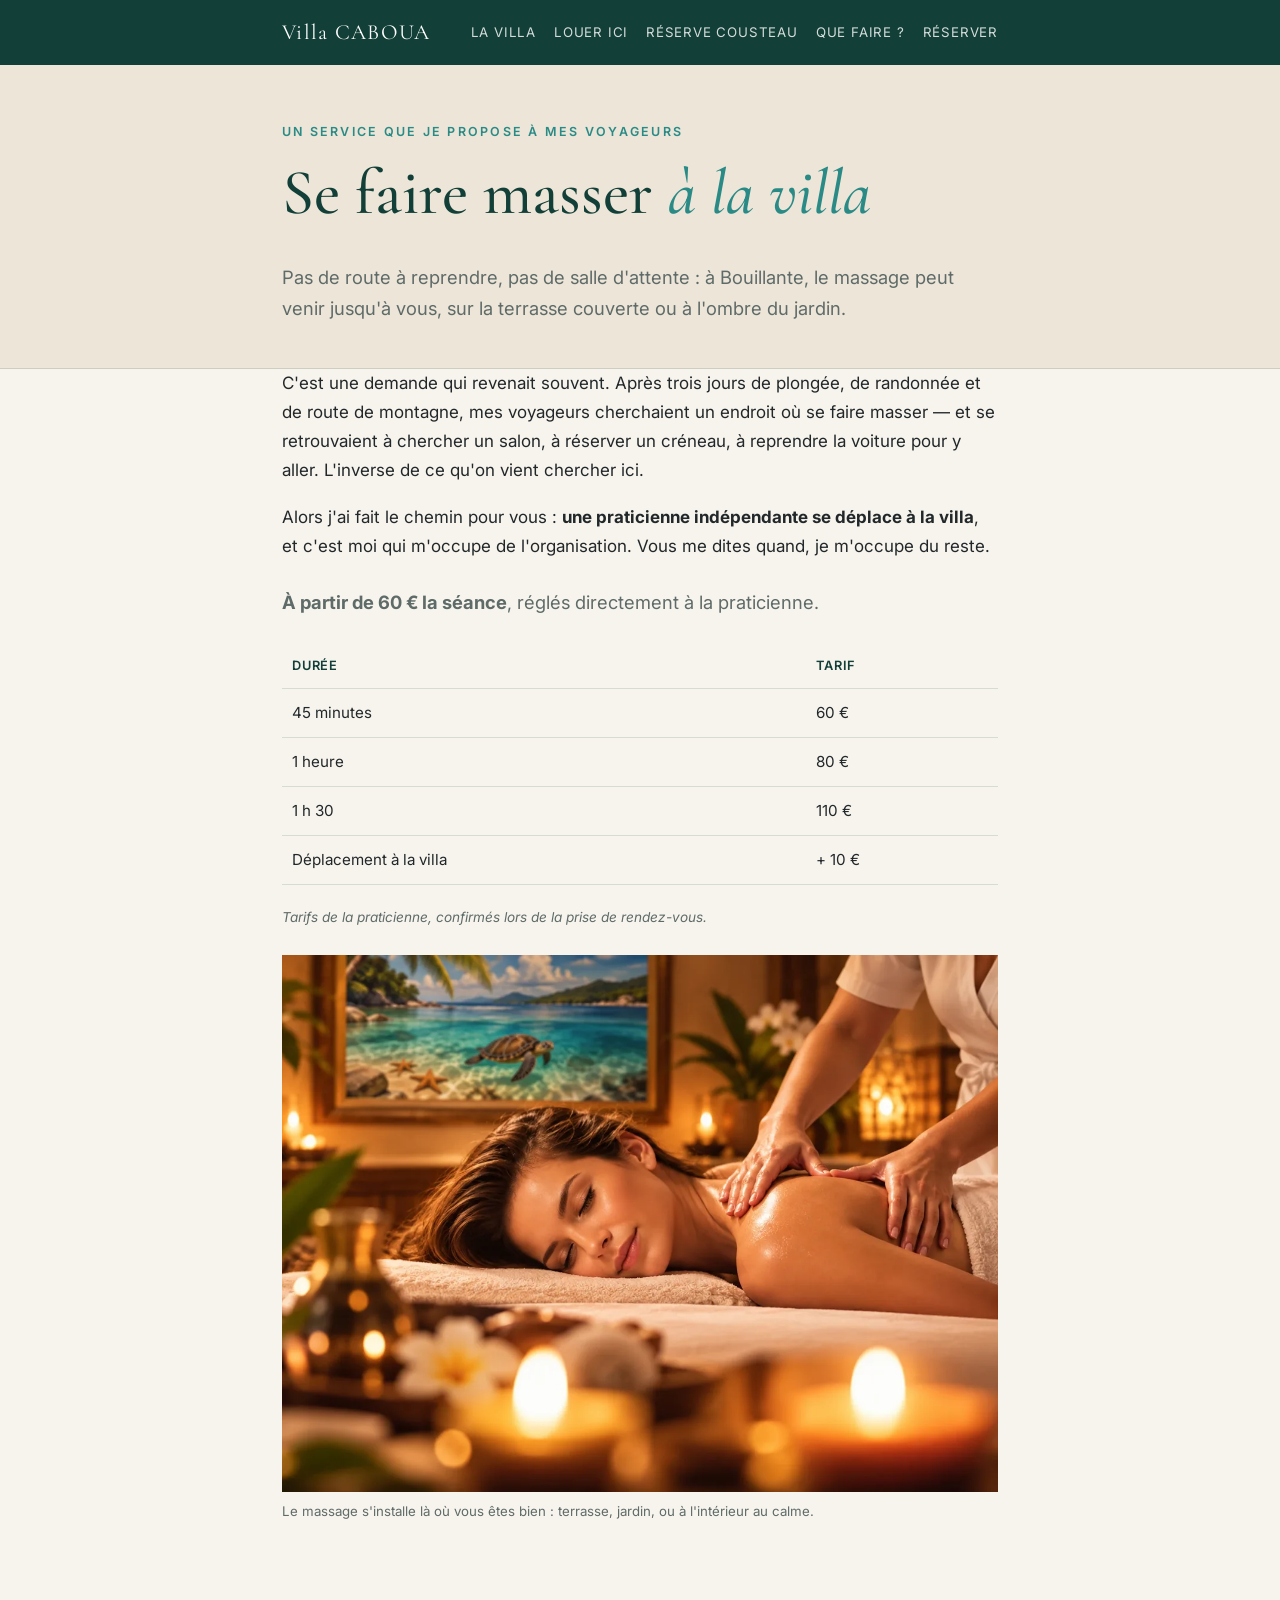
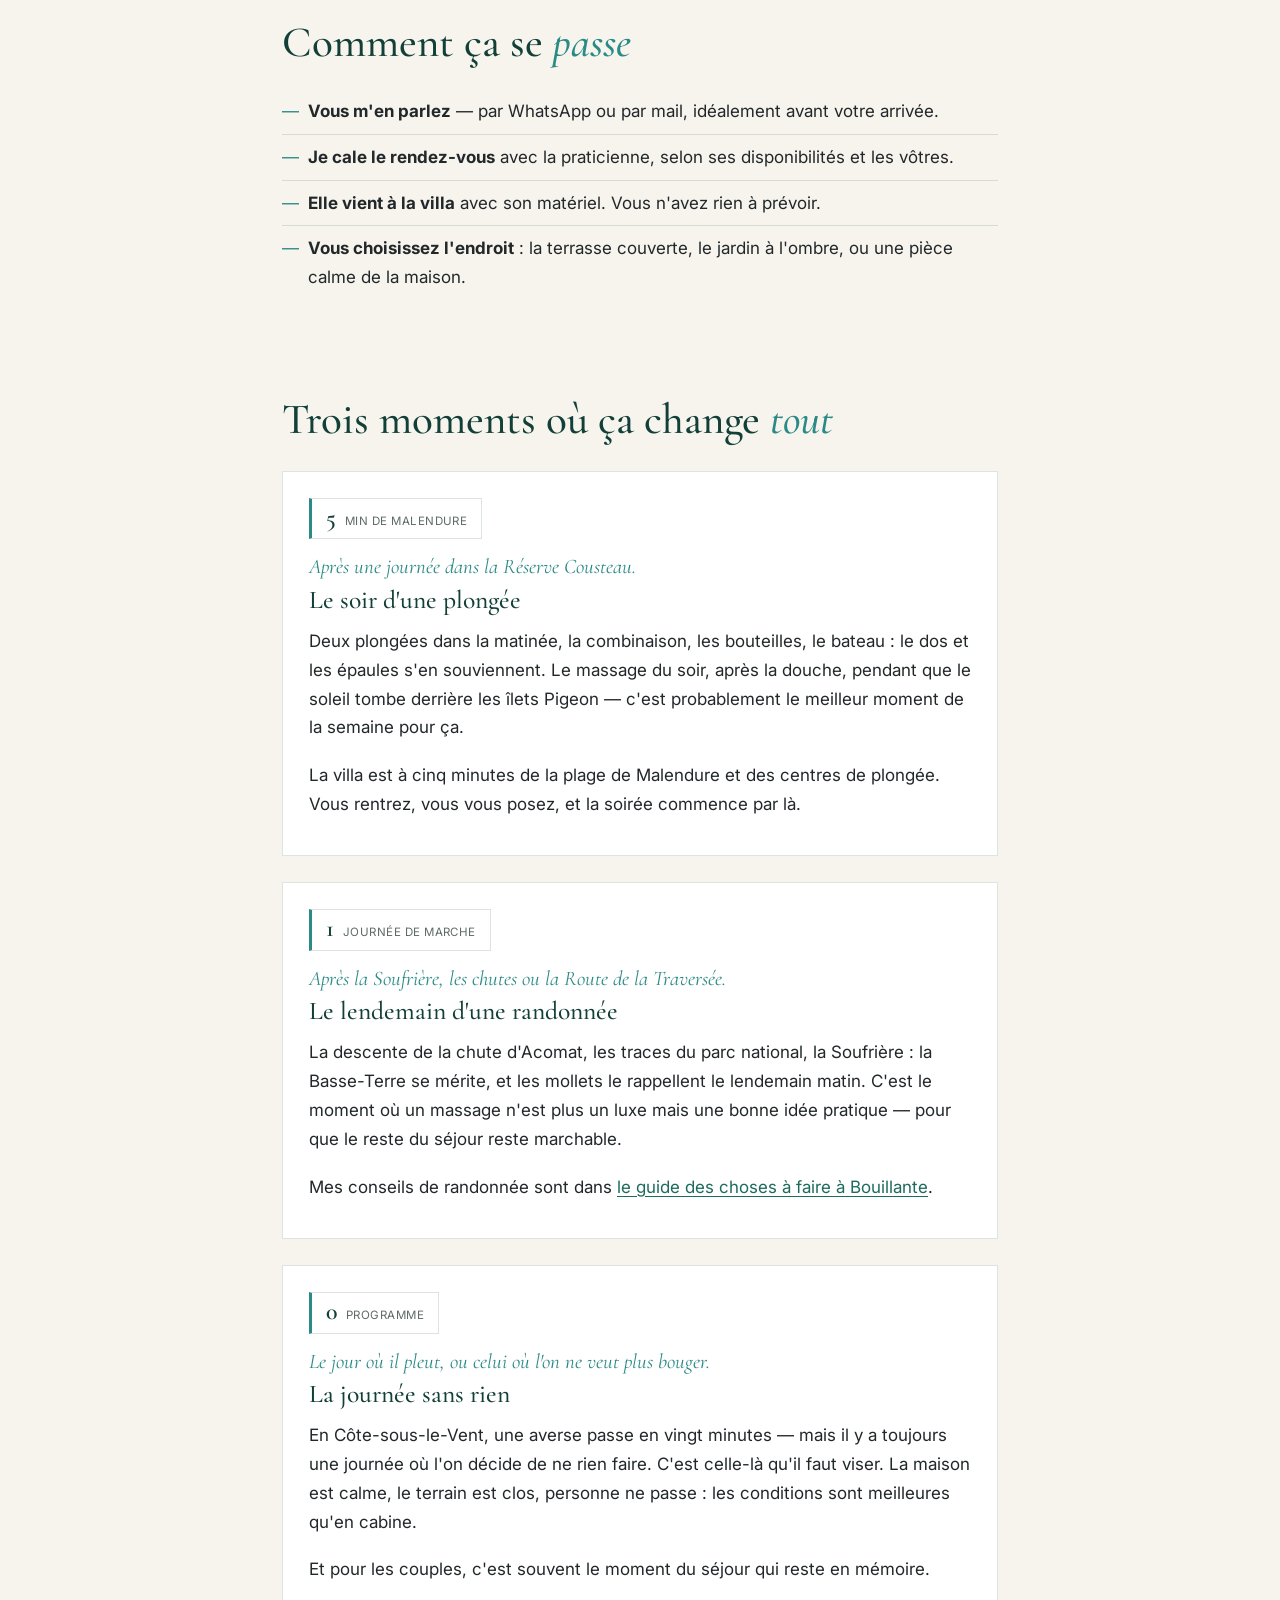
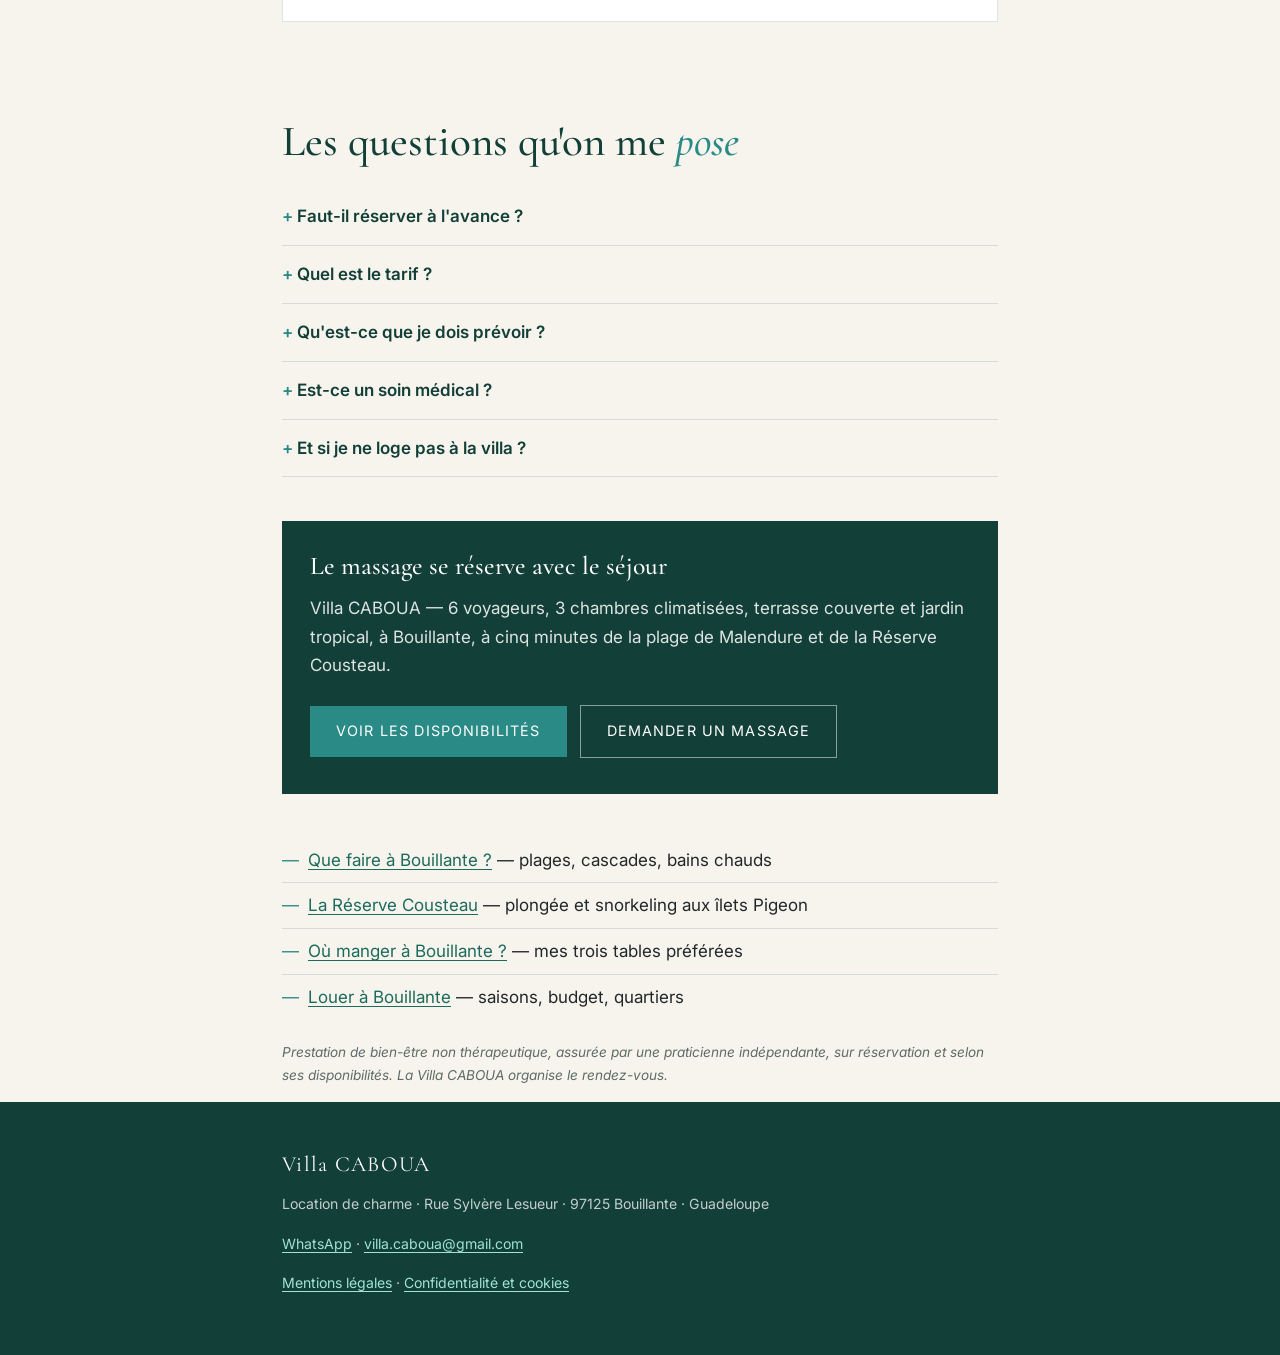
<file: massage-bouillante.html>
<!DOCTYPE html>
<html lang="fr">
<head>
<meta charset="UTF-8">
<meta name="viewport" content="width=device-width, initial-scale=1.0">
<title>Massage à Bouillante : se faire masser à la villa — Villa CABOUA</title>
<meta name="description" content="Massage bien-être à la villa, à Bouillante : sur la terrasse ou au jardin, dès 60 € les 45 min. Praticienne indépendante, sur réservation.">
<meta name="robots" content="index, follow">
<link rel="canonical" href="https://caboua.github.io/guadeloupe/massage-bouillante.html">
<link rel="icon" type="image/png" href="Papillon-Guadeloupe-32x32.png">
<link rel="apple-touch-icon" href="Papillon-Guadeloupe-180x180.png">
<meta name="theme-color" content="#123f37">

<meta property="og:title" content="Massage à Bouillante : se faire masser à la villa">
<meta property="og:description" content="Pas de route à reprendre, pas de salle d'attente : le massage vient à vous, sur la terrasse.">
<meta property="og:type" content="article">
<meta property="og:locale" content="fr_FR">
<meta property="og:url" content="https://caboua.github.io/guadeloupe/massage-bouillante.html">
<meta property="og:image" content="https://caboua.github.io/guadeloupe/images/massage.webp">

<link rel="preconnect" href="https://fonts.googleapis.com">
<link rel="preconnect" href="https://fonts.gstatic.com" crossorigin>
<link rel="stylesheet" href="https://fonts.googleapis.com/css2?family=Cormorant+Garamond:ital,wght@0,400;0,500;0,600;1,400&family=Inter:wght@400;600&display=swap">
<link rel="stylesheet" href="css/guide.css">

<style>
/* Marqueur d'usage : à quel moment du séjour ce massage prend son sens */
.moment{
  display:block;font-family:"Cormorant Garamond",Georgia,serif;
  font-style:italic;font-size:1.3rem;color:var(--lagon);
  margin:0 0 4px;line-height:1.3;
}
</style>

<script type="application/ld+json">{"@context":"https://schema.org","@type":"Service","name":"Massage bien-etre a la Villa CABOUA","serviceType":"Massage bien-etre a domicile","description":"Massage bien-etre organise a la Villa CABOUA, a Bouillante : sur la terrasse couverte, a l'ombre du jardin ou dans un espace calme de la maison. Prestation assuree par une praticienne independante, sur reservation.","areaServed":{"@type":"City","name":"Bouillante","address":{"@type":"PostalAddress","addressLocality":"Bouillante","postalCode":"97125","addressRegion":"Guadeloupe","addressCountry":"FR"}},"provider":{"@type":"LodgingBusiness","name":"Villa CABOUA","url":"https://caboua.github.io/guadeloupe/","telephone":"+590690520616","address":{"@type":"PostalAddress","streetAddress":"Rue Sylvere Lesueur","addressLocality":"Bouillante","postalCode":"97125","addressRegion":"Guadeloupe","addressCountry":"FR"}},"offers":[{"@type":"Offer","price":"60","priceCurrency":"EUR","description":"Seance de 45 minutes"},{"@type":"Offer","price":"80","priceCurrency":"EUR","description":"Seance d'une heure"},{"@type":"Offer","price":"110","priceCurrency":"EUR","description":"Seance d'une heure et demie"}],"availableChannel":{"@type":"ServiceChannel","servicePhone":"+590690520616","serviceUrl":"https://caboua.github.io/guadeloupe/massage-bouillante.html"}}</script>
</head>
<body>

<header class="bandeau">
  <div class="wrap">
    <a class="marque" href="index.html">Villa CABOUA</a>
    <nav aria-label="Navigation principale">
      <a href="index.html">La villa</a>
      <a href="location-vacances-bouillante.html">Louer ici</a>
      <a href="villa-reserve-cousteau.html">Réserve Cousteau</a>
      <a href="que-faire-a-bouillante.html">Que faire ?</a>
      <a href="index.html#reserver">Réserver</a>
    </nav>
  </div>
</header>

<div class="chapeau">
  <div class="wrap">
    <p class="oeil">Un service que je propose à mes voyageurs</p>
    <h1>Se faire masser <em>à la villa</em></h1>
    <p class="accroche">Pas de route à reprendre, pas de salle d'attente : à Bouillante, le massage peut venir jusqu'à vous, sur la terrasse couverte ou à l'ombre du jardin.</p>
  </div>
</div>

<main class="wrap">

<p>C'est une demande qui revenait souvent. Après trois jours de plongée, de randonnée et de route de montagne, mes voyageurs cherchaient un endroit où se faire masser — et se retrouvaient à chercher un salon, à réserver un créneau, à reprendre la voiture pour y aller. L'inverse de ce qu'on vient chercher ici.</p>

<p>Alors j'ai fait le chemin pour vous : <strong>une praticienne indépendante se déplace à la villa</strong>, et c'est moi qui m'occupe de l'organisation. Vous me dites quand, je m'occupe du reste.</p>

<p class="accroche" style="margin:26px 0"><strong>À partir de 60 € la séance</strong>, réglés directement à la praticienne.</p>

<table>
  <tr><th>Durée</th><th>Tarif</th></tr>
  <tr><td>45 minutes</td><td>60 €</td></tr>
  <tr><td>1 heure</td><td>80 €</td></tr>
  <tr><td>1 h 30</td><td>110 €</td></tr>
  <tr><td>Déplacement à la villa</td><td>+ 10 €</td></tr>
</table>
<p class="note">Tarifs de la praticienne, confirmés lors de la prise de rendez-vous.</p>

<figure>
  <img src="images/massage.webp" alt="Massage bien-être à la lueur des bougies, dans une ambiance tropicale" loading="lazy" width="1200" height="900">
  <figcaption>Le massage s'installe là où vous êtes bien : terrasse, jardin, ou à l'intérieur au calme.</figcaption>
</figure>

<h2>Comment ça se <em>passe</em></h2>

<ul class="liste">
<li><strong>Vous m'en parlez</strong> — par WhatsApp ou par mail, idéalement avant votre arrivée.</li>
<li><strong>Je cale le rendez-vous</strong> avec la praticienne, selon ses disponibilités et les vôtres.</li>
<li><strong>Elle vient à la villa</strong> avec son matériel. Vous n'avez rien à prévoir.</li>
<li><strong>Vous choisissez l'endroit</strong> : la terrasse couverte, le jardin à l'ombre, ou une pièce calme de la maison.</li>
</ul>

<h2>Trois moments où ça change <em>tout</em></h2>

<div class="fiche">
  <div class="repere"><b>5</b><span>min de Malendure</span></div>
  <span class="moment">Après une journée dans la Réserve Cousteau.</span>
  <h3>Le soir d'une plongée</h3>
  <p>Deux plongées dans la matinée, la combinaison, les bouteilles, le bateau : le dos et les épaules s'en souviennent. Le massage du soir, après la douche, pendant que le soleil tombe derrière les îlets Pigeon — c'est probablement le meilleur moment de la semaine pour ça.</p>
  <p>La villa est à cinq minutes de la plage de Malendure et des centres de plongée. Vous rentrez, vous vous posez, et la soirée commence par là.</p>
</div>

<div class="fiche">
  <div class="repere"><b>1</b><span>journée de marche</span></div>
  <span class="moment">Après la Soufrière, les chutes ou la Route de la Traversée.</span>
  <h3>Le lendemain d'une randonnée</h3>
  <p>La descente de la chute d'Acomat, les traces du parc national, la Soufrière : la Basse-Terre se mérite, et les mollets le rappellent le lendemain matin. C'est le moment où un massage n'est plus un luxe mais une bonne idée pratique — pour que le reste du séjour reste marchable.</p>
  <p>Mes conseils de randonnée sont dans <a href="que-faire-a-bouillante.html">le guide des choses à faire à Bouillante</a>.</p>
</div>

<div class="fiche">
  <div class="repere"><b>0</b><span>programme</span></div>
  <span class="moment">Le jour où il pleut, ou celui où l'on ne veut plus bouger.</span>
  <h3>La journée sans rien</h3>
  <p>En Côte-sous-le-Vent, une averse passe en vingt minutes — mais il y a toujours une journée où l'on décide de ne rien faire. C'est celle-là qu'il faut viser. La maison est calme, le terrain est clos, personne ne passe : les conditions sont meilleures qu'en cabine.</p>
  <p>Et pour les couples, c'est souvent le moment du séjour qui reste en mémoire.</p>
</div>

<h2>Les questions qu'on me <em>pose</em></h2>

<details>
  <summary>Faut-il réserver à l'avance ?</summary>
  <p>Oui. La praticienne a son propre agenda et ne travaille pas uniquement pour la villa. Prévenez-moi dès que vous avez une idée de la date — idéalement avant votre arrivée, pour avoir le choix du créneau.</p>
</details>

<details>
  <summary>Quel est le tarif ?</summary>
  <p><strong>60 € les 45 minutes, 80 € l'heure, 110 € l'heure et demie.</strong> Un déplacement de 10 € s'ajoute à chaque séance. Ces tarifs sont ceux de la praticienne et vous sont confirmés au moment de la prise de rendez-vous. Le règlement se fait directement auprès d'elle : j'organise simplement le rendez-vous, sans rien prendre au passage.</p>
</details>

<details>
  <summary>Qu'est-ce que je dois prévoir ?</summary>
  <p>Rien. Elle vient avec sa table et son matériel. Prévoyez simplement de ne pas avoir de visite ni d'excursion dans l'heure qui suit — l'intérêt, c'est justement de ne pas regarder l'heure après.</p>
</details>

<details>
  <summary>Est-ce un soin médical ?</summary>
  <p>Non. Il s'agit d'une prestation de bien-être, non thérapeutique, assurée par une praticienne indépendante. Pour un soin de rééducation, adressez-vous à un masseur-kinésithérapeute : la commune en compte plusieurs.</p>
</details>

<details>
  <summary>Et si je ne loge pas à la villa ?</summary>
  <p>Ce service est réservé à mes voyageurs. Bouillante compte par ailleurs plusieurs praticiennes en massage bien-être, que vous trouverez facilement sur place.</p>
</details>

<div class="encart">
  <h3>Le massage se réserve avec le séjour</h3>
  <p>Villa CABOUA — 6 voyageurs, 3 chambres climatisées, terrasse couverte et jardin tropical, à Bouillante, à cinq minutes de la plage de Malendure et de la Réserve Cousteau.</p>
  <a class="bouton" href="index.html#reserver">Voir les disponibilités</a>
  <a class="bouton clair" href="https://wa.me/590690520616?text=Bonjour%2C%20je%20souhaiterais%20des%20informations%20sur%20le%20massage%20propos%C3%A9%20%C3%A0%20la%20Villa%20CABOUA.">Demander un massage</a>
</div>

<ul class="liste">
<li><a href="que-faire-a-bouillante.html">Que faire à Bouillante ?</a> — plages, cascades, bains chauds</li>
<li><a href="villa-reserve-cousteau.html">La Réserve Cousteau</a> — plongée et snorkeling aux îlets Pigeon</li>
<li><a href="restaurants-bouillante.html">Où manger à Bouillante ?</a> — mes trois tables préférées</li>
<li><a href="location-vacances-bouillante.html">Louer à Bouillante</a> — saisons, budget, quartiers</li>
</ul>

<p class="note">Prestation de bien-être non thérapeutique, assurée par une praticienne indépendante, sur réservation et selon ses disponibilités. La Villa CABOUA organise le rendez-vous.</p>

</main>

<footer>
  <div class="wrap">
    <span class="marque">Villa CABOUA</span>
    <p>Location de charme · Rue Sylvère Lesueur · 97125 Bouillante · Guadeloupe</p>
    <p><a href="https://wa.me/590690520616">WhatsApp</a> · <a href="mailto:villa.caboua@gmail.com">villa.caboua@gmail.com</a></p>
      <p><a href="mentions-legales.html">Mentions légales</a> · <a href="confidentialite.html">Confidentialité et cookies</a></p>
  </div>
</footer>

</body>
</html>
</file>
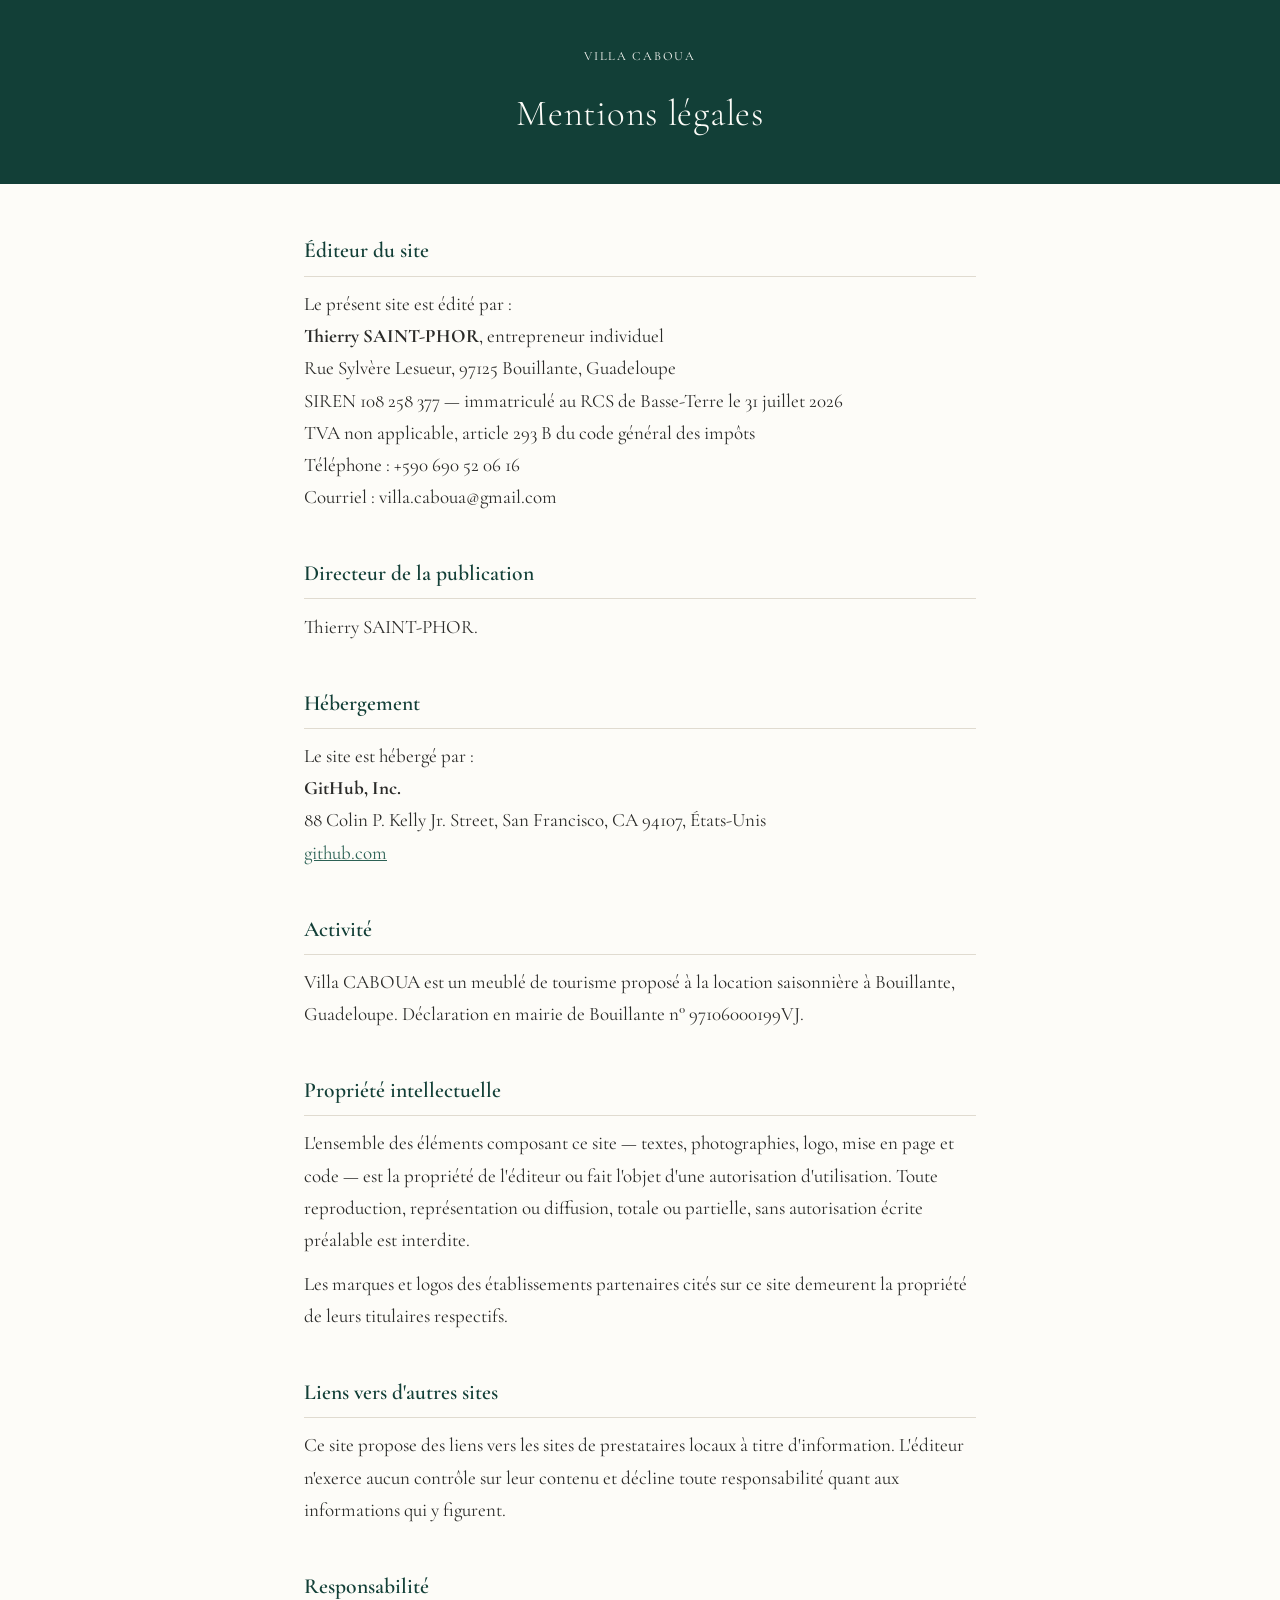
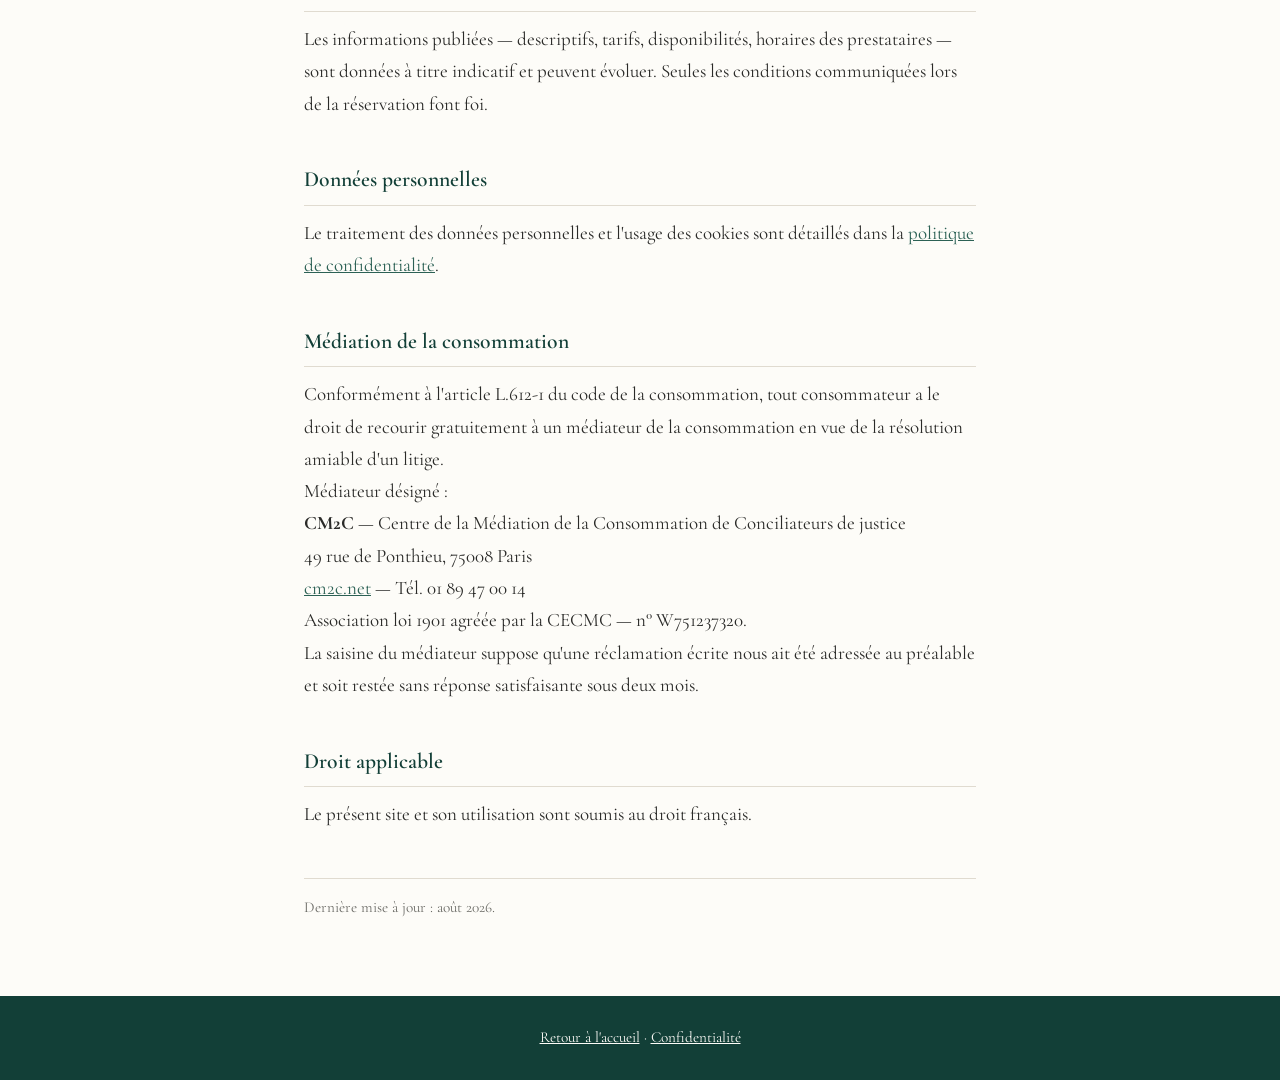
<file: mentions-legales.html>
<!DOCTYPE html>
<html lang="fr">
<head>
<meta charset="UTF-8">
<meta name="viewport" content="width=device-width, initial-scale=1.0">
<title>Mentions légales — Villa CABOUA</title>
<meta name="description" content="Mentions légales du site de la Villa CABOUA, location de vacances à Bouillante, Guadeloupe.">
<meta name="robots" content="noindex, follow">
<link rel="canonical" href="https://caboua.github.io/guadeloupe/mentions-legales.html">
<link rel="icon" type="image/png" href="Papillon-Guadeloupe-32x32.png">
<link rel="preconnect" href="https://fonts.googleapis.com">
<link rel="preconnect" href="https://fonts.gstatic.com" crossorigin>
<link href="https://fonts.googleapis.com/css2?family=Cormorant+Garamond:wght@300;400;600&display=swap" rel="stylesheet">
<style>
  :root{
    --vert:#123f37;
    --vert-clair:#2c6155;
    --creme:#fdfcf8;
    --texte:#2a2a28;
    --trait:#e0dbd0;
  }
  *{box-sizing:border-box}
  body{
    margin:0;
    background:var(--creme);
    color:var(--texte);
    font-family:'Cormorant Garamond',Georgia,serif;
    font-size:19px;
    line-height:1.7;
  }
  .bandeau{
    background:var(--vert);
    color:var(--creme);
    padding:2.4rem 1.5rem;
    text-align:center;
  }
  .bandeau a{color:var(--creme);text-decoration:none;letter-spacing:.14em;font-size:.78rem;text-transform:uppercase}
  .bandeau a:hover{text-decoration:underline}
  .bandeau h1{
    margin:.8rem 0 0;
    font-weight:300;
    font-size:2.3rem;
    letter-spacing:.02em;
  }
  main{
    max-width:720px;
    margin:0 auto;
    padding:3rem 1.5rem 4rem;
  }
  h2{
    font-weight:600;
    font-size:1.35rem;
    color:var(--vert);
    margin:2.6rem 0 .6rem;
    padding-bottom:.4rem;
    border-bottom:1px solid var(--trait);
  }
  h2:first-of-type{margin-top:0}
  p{margin:.7rem 0}
  ul{margin:.7rem 0;padding-left:1.2rem}
  li{margin:.3rem 0}
  a{color:var(--vert-clair)}
  .aremplir{
    background:#fff6d9;
    border-left:3px solid #d9a825;
    padding:.15rem .4rem;
    font-style:italic;
  }
  .maj{
    margin-top:3rem;
    padding-top:1rem;
    border-top:1px solid var(--trait);
    font-size:.95rem;
    color:#6b6b66;
  }
  footer{
    background:var(--vert);
    color:var(--creme);
    text-align:center;
    padding:1.8rem 1.5rem;
    font-size:.95rem;
  }
  footer a{color:var(--creme)}
  @media(max-width:600px){
    body{font-size:18px}
    .bandeau h1{font-size:1.8rem}
  }
</style>
</head>
<body>

<div class="bandeau">
  <a href="index.html">Villa CABOUA</a>
  <h1>Mentions légales</h1>
</div>

<main>

<h2>Éditeur du site</h2>
<p>
  Le présent site est édité par&nbsp;:<br>
  <strong>Thierry SAINT-PHOR</strong>, entrepreneur individuel<br>
  Rue Sylvère Lesueur, 97125 Bouillante, Guadeloupe<br>
  SIREN 108&nbsp;258&nbsp;377 — immatriculé au RCS de Basse-Terre le 31 juillet 2026<br>
  TVA non applicable, article 293 B du code général des impôts<br>
  Téléphone&nbsp;: +590 690 52 06 16<br>
  Courriel&nbsp;: villa.caboua@gmail.com
</p>

<h2>Directeur de la publication</h2>
<p>Thierry SAINT-PHOR.</p>

<h2>Hébergement</h2>
<p>
  Le site est hébergé par&nbsp;:<br>
  <strong>GitHub, Inc.</strong><br>
  88 Colin P. Kelly Jr. Street, San Francisco, CA 94107, États-Unis<br>
  <a href="https://github.com" rel="noopener" target="_blank">github.com</a>
</p>

<h2>Activité</h2>
<p>
  Villa CABOUA est un meublé de tourisme proposé à la location saisonnière à Bouillante,
  Guadeloupe. Déclaration en mairie de Bouillante n° 97106000199VJ.
</p>

<h2>Propriété intellectuelle</h2>
<p>
  L'ensemble des éléments composant ce site — textes, photographies, logo, mise en page
  et code — est la propriété de l'éditeur ou fait l'objet d'une autorisation d'utilisation.
  Toute reproduction, représentation ou diffusion, totale ou partielle, sans autorisation
  écrite préalable est interdite.
</p>
<p>
  Les marques et logos des établissements partenaires cités sur ce site demeurent la
  propriété de leurs titulaires respectifs.
</p>

<h2>Liens vers d'autres sites</h2>
<p>
  Ce site propose des liens vers les sites de prestataires locaux à titre d'information.
  L'éditeur n'exerce aucun contrôle sur leur contenu et décline toute responsabilité
  quant aux informations qui y figurent.
</p>

<h2>Responsabilité</h2>
<p>
  Les informations publiées — descriptifs, tarifs, disponibilités, horaires des
  prestataires — sont données à titre indicatif et peuvent évoluer. Seules les conditions
  communiquées lors de la réservation font foi.
</p>

<h2>Données personnelles</h2>
<p>
  Le traitement des données personnelles et l'usage des cookies sont détaillés dans la
  <a href="confidentialite.html">politique de confidentialité</a>.
</p>

<h2>Médiation de la consommation</h2>
<p>
  Conformément à l'article L.612-1 du code de la consommation, tout consommateur a le
  droit de recourir gratuitement à un médiateur de la consommation en vue de la
  résolution amiable d'un litige.<br>
  Médiateur désigné&nbsp;:<br>
  <strong>CM2C</strong> — Centre de la Médiation de la Consommation de Conciliateurs de justice<br>
  49 rue de Ponthieu, 75008 Paris<br>
  <a href="https://www.cm2c.net" rel="noopener" target="_blank">cm2c.net</a> — Tél. 01 89 47 00 14<br>
  Association loi 1901 agréée par la CECMC — n° W751237320.<br>
  La saisine du médiateur suppose qu'une réclamation écrite nous ait été adressée au préalable
  et soit restée sans réponse satisfaisante sous deux mois.
</p>
<h2>Droit applicable</h2>
<p>
  Le présent site et son utilisation sont soumis au droit français.
</p>

<p class="maj">Dernière mise à jour&nbsp;: août 2026.</p>

</main>

<footer>
  <a href="index.html">Retour à l'accueil</a> ·
  <a href="confidentialite.html">Confidentialité</a>
</footer>

</body>
</html>
</file>
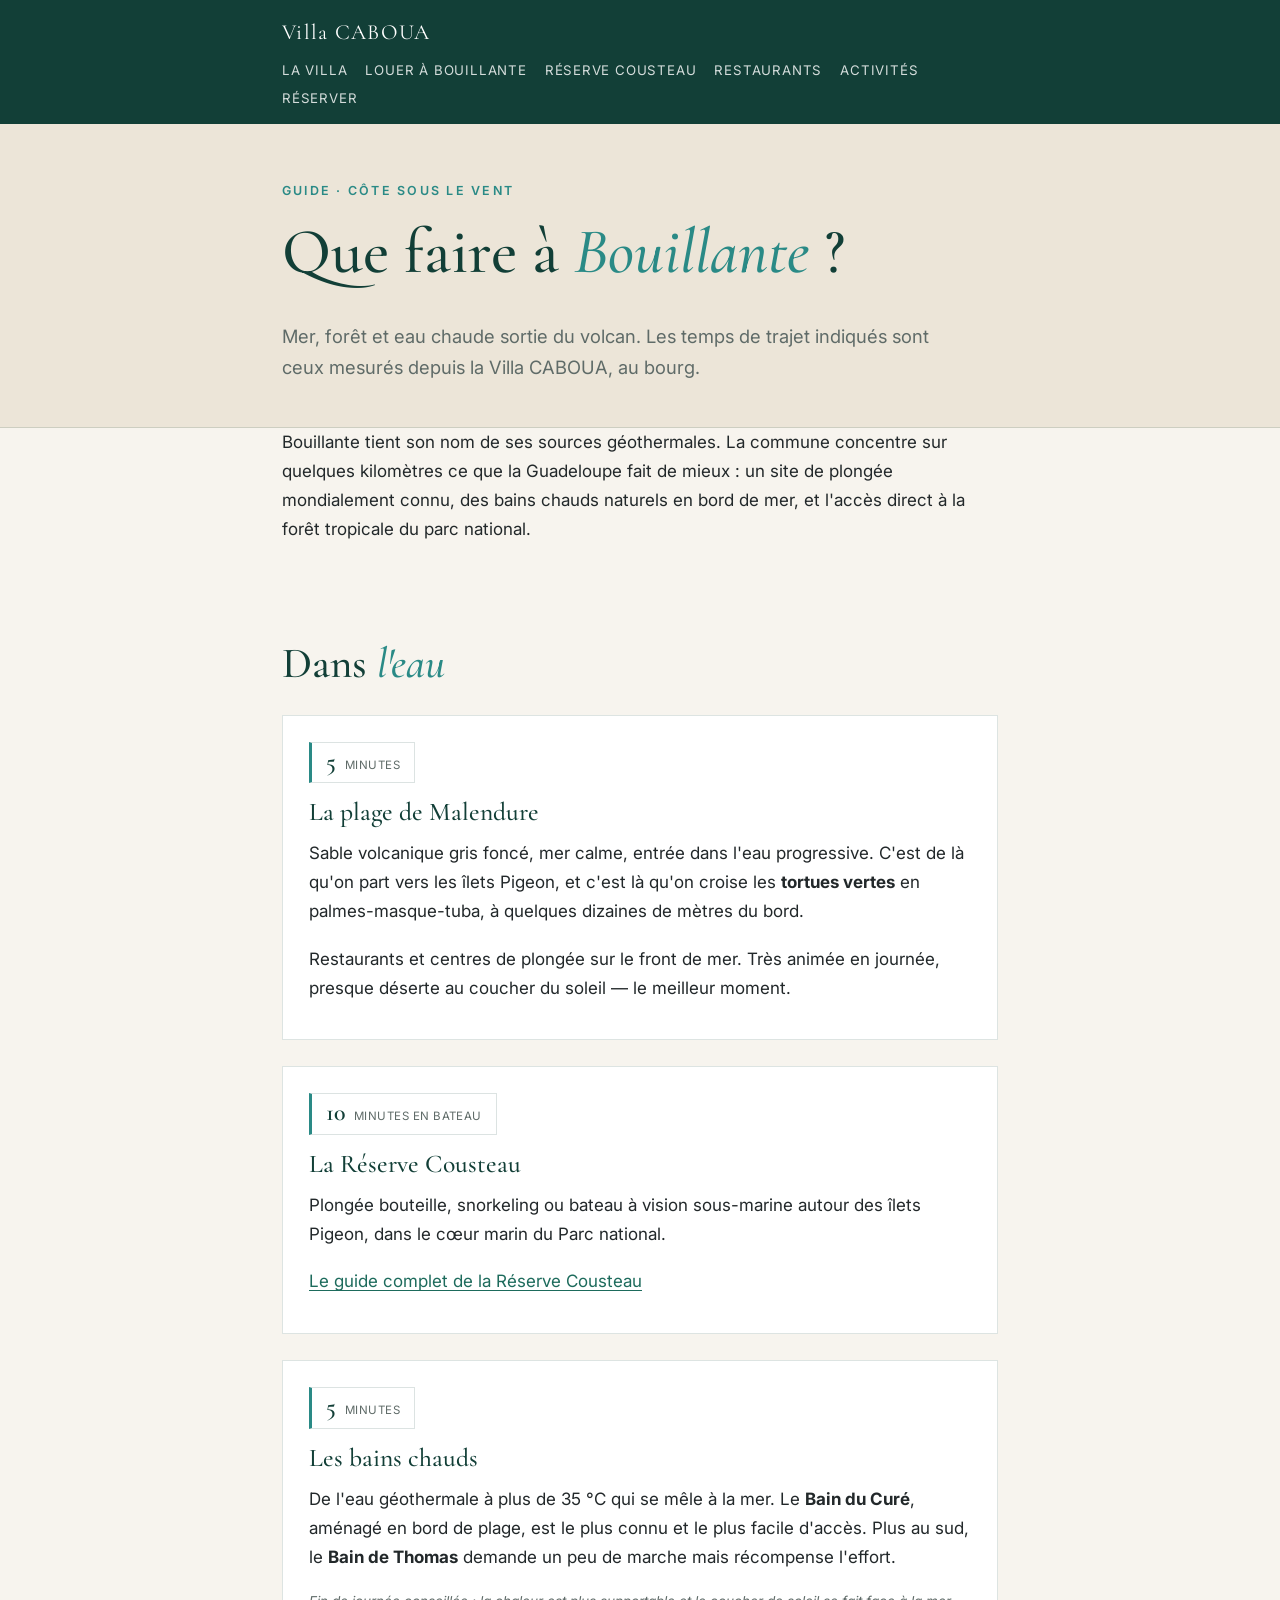
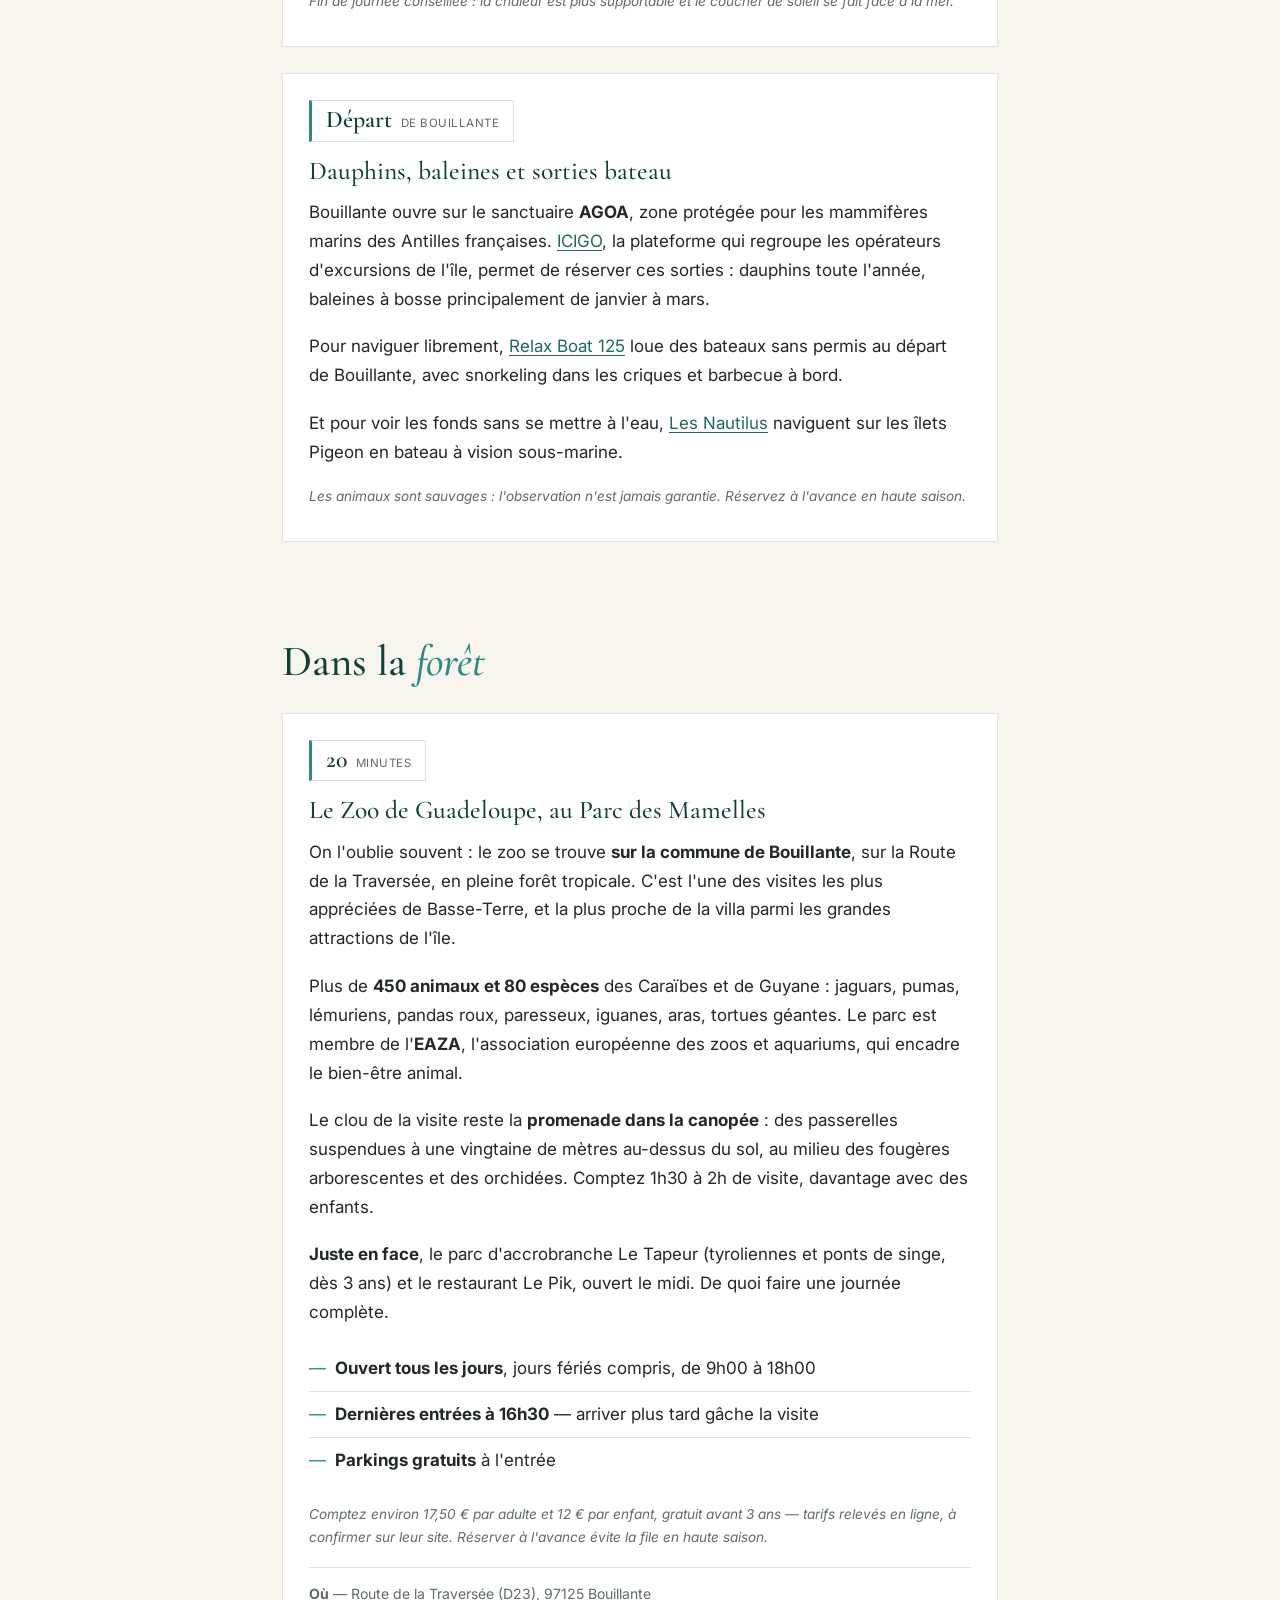
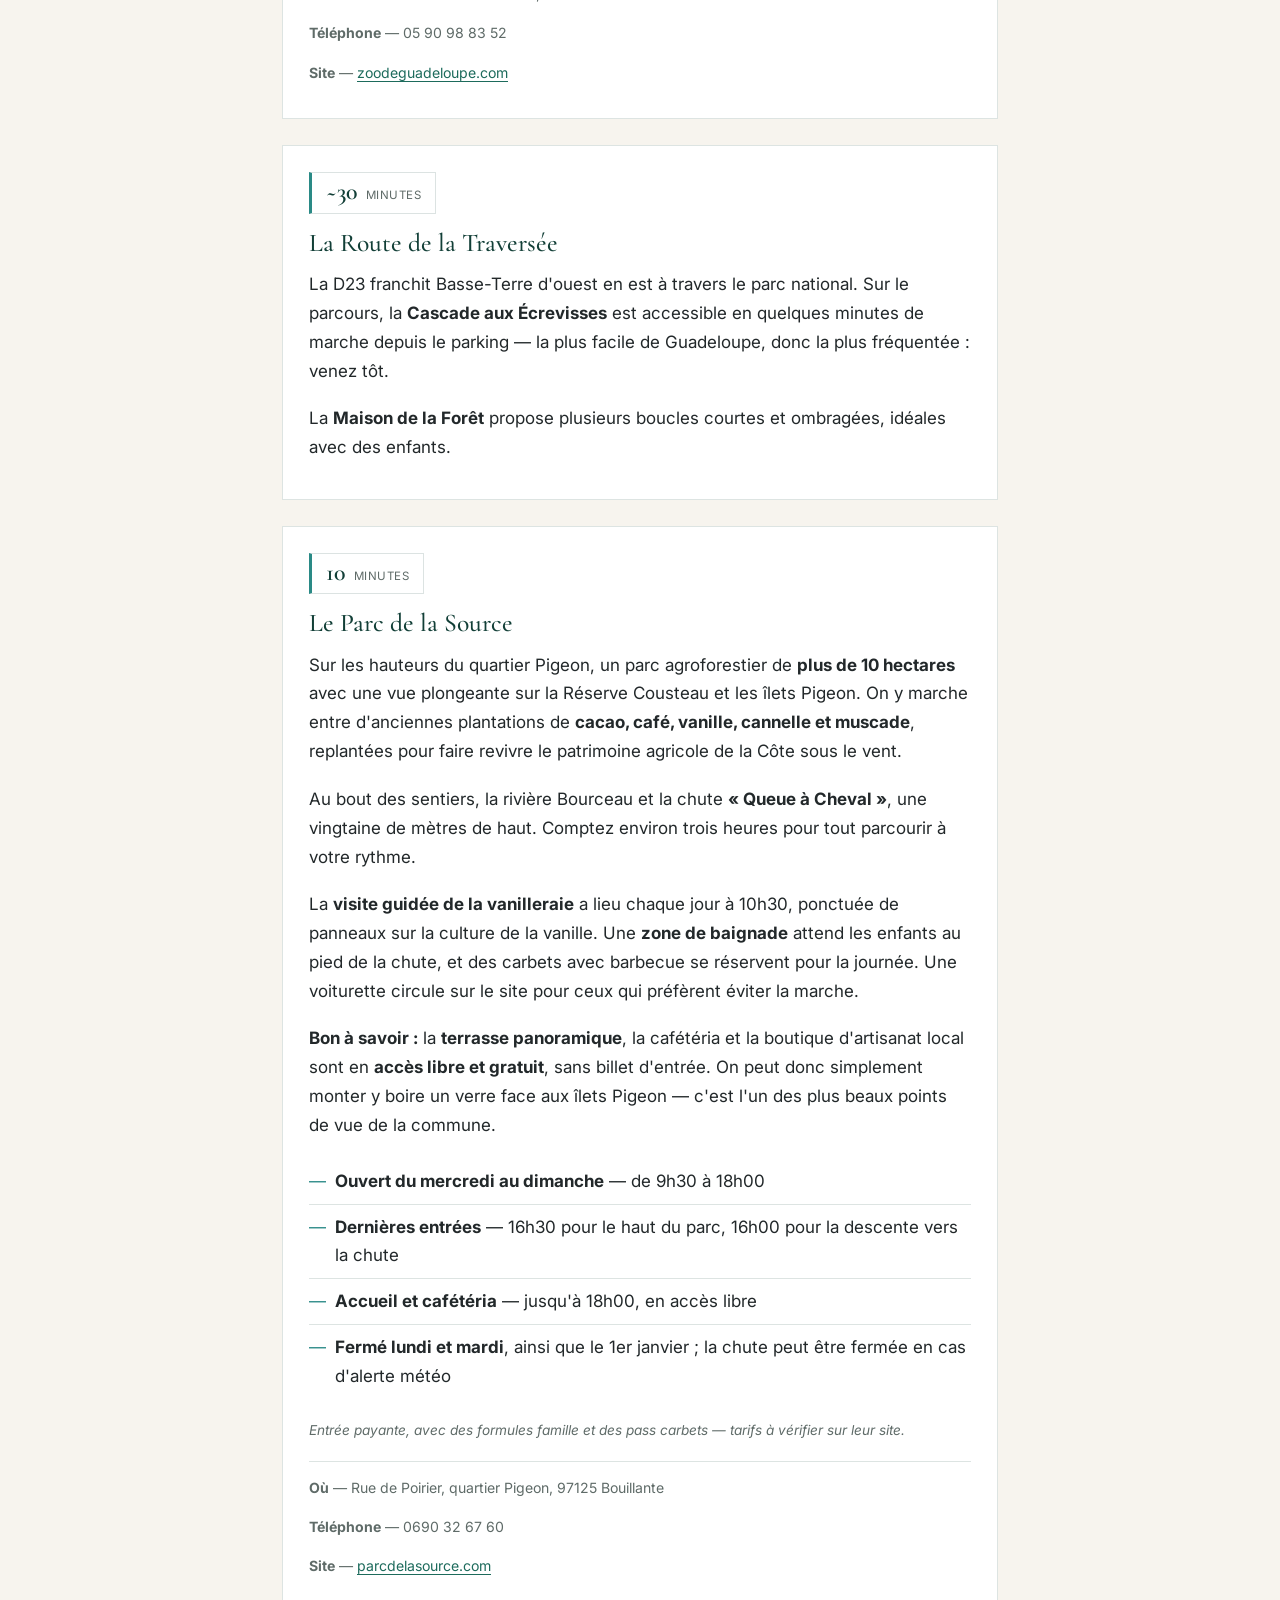
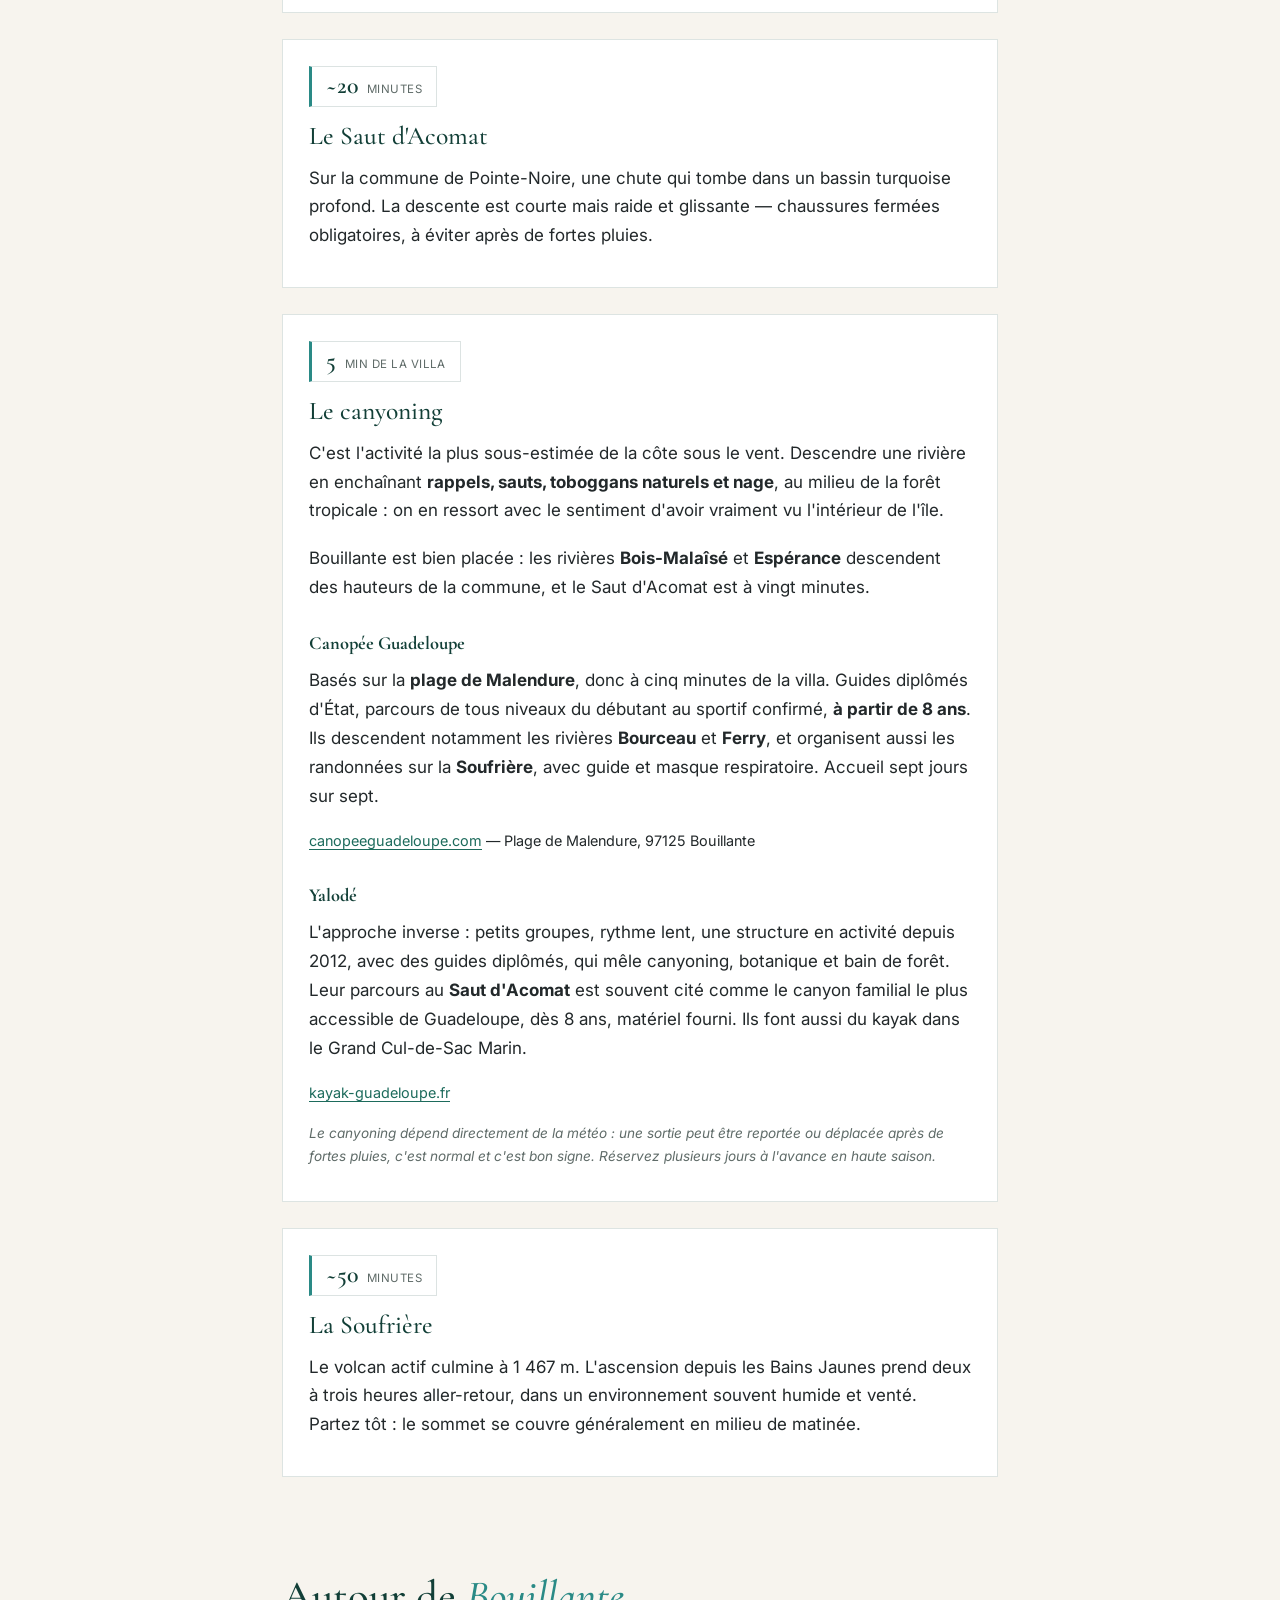
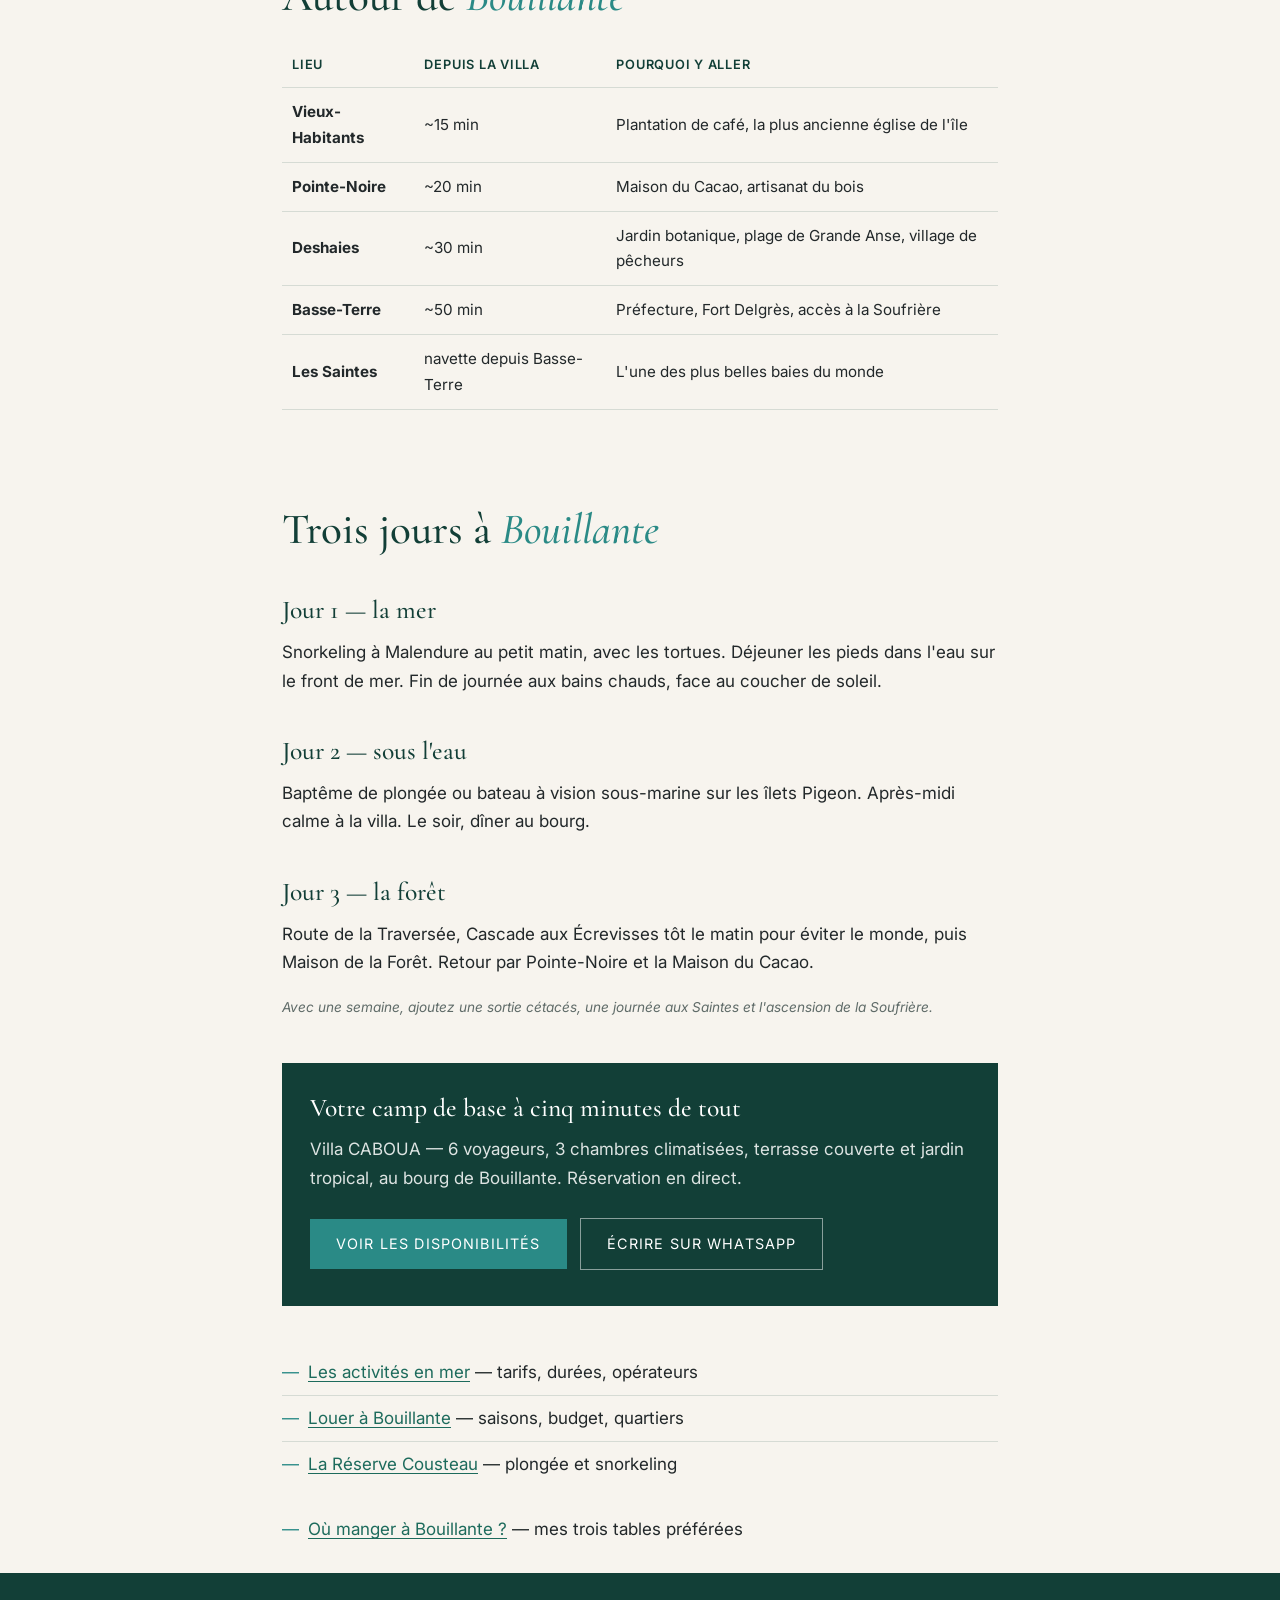
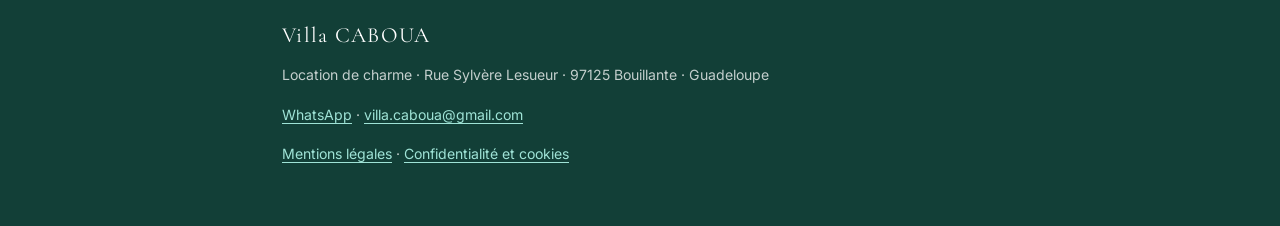
<file: que-faire-a-bouillante.html>
<!DOCTYPE html>
<html lang="fr">
<head>
<meta charset="UTF-8">
<meta name="viewport" content="width=device-width, initial-scale=1.0">
<title>Que faire à Bouillante ? Le guide complet — Guadeloupe</title>
<meta name="description" content="Que faire à Bouillante ? Malendure et ses tortues, bains chauds, Réserve Cousteau, zoo, cascades, canyoning : le guide local avec les temps de trajet.">
<meta name="robots" content="index, follow">
<link rel="canonical" href="https://caboua.github.io/guadeloupe/que-faire-a-bouillante.html">
<link rel="icon" type="image/png" href="Papillon-Guadeloupe-32x32.png">
<link rel="apple-touch-icon" href="Papillon-Guadeloupe-180x180.png">
<meta name="theme-color" content="#123f37">

<meta property="og:title" content="Que faire à Bouillante ? Le guide complet">
<meta property="og:description" content="Plages, bains chauds, plongée, cascades et sorties en mer sur la côte sous le vent de la Guadeloupe.">
<meta property="og:type" content="article">
<meta property="og:locale" content="fr_FR">
<meta property="og:url" content="https://caboua.github.io/guadeloupe/que-faire-a-bouillante.html">
<meta property="og:image" content="https://caboua.github.io/guadeloupe/images/hero-reserve-cousteau.jpg">

<link rel="preconnect" href="https://fonts.googleapis.com">
<link rel="preconnect" href="https://fonts.gstatic.com" crossorigin>
<link rel="stylesheet" href="https://fonts.googleapis.com/css2?family=Cormorant+Garamond:ital,wght@0,400;0,500;0,600;1,400&family=Inter:wght@400;600&display=swap">
<link rel="stylesheet" href="css/guide.css">
</head>
<body>

<header class="bandeau">
  <div class="wrap">
    <a class="marque" href="index.html">Villa CABOUA</a>
    <nav aria-label="Navigation principale">
      <a href="index.html">La villa</a>
      <a href="location-vacances-bouillante.html">Louer à Bouillante</a>
      <a href="villa-reserve-cousteau.html">Réserve Cousteau</a>
      <a href="restaurants-bouillante.html">Restaurants</a>
      <a href="activites-bouillante.html">Activités</a>
      <a href="index.html#reserver">Réserver</a>
    </nav>
  </div>
</header>

<div class="chapeau">
  <div class="wrap">
    <p class="oeil">Guide · Côte sous le vent</p>
    <h1>Que faire à <em>Bouillante</em> ?</h1>
    <p class="accroche">Mer, forêt et eau chaude sortie du volcan. Les temps de trajet indiqués sont ceux mesurés depuis la Villa CABOUA, au bourg.</p>
  </div>
</div>

<main class="wrap">

<p>Bouillante tient son nom de ses sources géothermales. La commune concentre sur quelques kilomètres ce que la Guadeloupe fait de mieux : un site de plongée mondialement connu, des bains chauds naturels en bord de mer, et l'accès direct à la forêt tropicale du parc national.</p>

<h2>Dans <em>l'eau</em></h2>

<div class="fiche">
  <div class="repere"><b>5</b><span>minutes</span></div>
  <h3>La plage de Malendure</h3>
  <p>Sable volcanique gris foncé, mer calme, entrée dans l'eau progressive. C'est de là qu'on part vers les îlets Pigeon, et c'est là qu'on croise les <strong>tortues vertes</strong> en palmes-masque-tuba, à quelques dizaines de mètres du bord.</p>
  <p>Restaurants et centres de plongée sur le front de mer. Très animée en journée, presque déserte au coucher du soleil — le meilleur moment.</p>
</div>

<div class="fiche">
  <div class="repere"><b>10</b><span>minutes en bateau</span></div>
  <h3>La Réserve Cousteau</h3>
  <p>Plongée bouteille, snorkeling ou bateau à vision sous-marine autour des îlets Pigeon, dans le cœur marin du Parc national.</p>
  <p><a href="villa-reserve-cousteau.html">Le guide complet de la Réserve Cousteau</a></p>
</div>

<div class="fiche">
  <div class="repere"><b>5</b><span>minutes</span></div>
  <h3>Les bains chauds</h3>
  <p>De l'eau géothermale à plus de 35 °C qui se mêle à la mer. Le <strong>Bain du Curé</strong>, aménagé en bord de plage, est le plus connu et le plus facile d'accès. Plus au sud, le <strong>Bain de Thomas</strong> demande un peu de marche mais récompense l'effort.</p>
  <p class="note">Fin de journée conseillée : la chaleur est plus supportable et le coucher de soleil se fait face à la mer.</p>
</div>

<div class="fiche">
  <div class="repere"><b>Départ</b><span>de Bouillante</span></div>
  <h3>Dauphins, baleines et sorties bateau</h3>
  <p>Bouillante ouvre sur le sanctuaire <strong>AGOA</strong>, zone protégée pour les mammifères marins des Antilles françaises. <a href="https://www.icigo.com" rel="noopener">ICIGO</a>, la plateforme qui regroupe les opérateurs d'excursions de l'île, permet de réserver ces sorties : dauphins toute l'année, baleines à bosse principalement de janvier à mars.</p>
  <p>Pour naviguer librement, <a href="https://www.relaxboat125.fr" rel="noopener">Relax Boat 125</a> loue des bateaux sans permis au départ de Bouillante, avec snorkeling dans les criques et barbecue à bord.</p>
  <p>Et pour voir les fonds sans se mettre à l'eau, <a href="https://www.lesnautilus.fr" rel="noopener">Les Nautilus</a> naviguent sur les îlets Pigeon en bateau à vision sous-marine.</p>
  <p class="note">Les animaux sont sauvages : l'observation n'est jamais garantie. Réservez à l'avance en haute saison.</p>
</div>

<h2>Dans la <em>forêt</em></h2>

<div class="fiche">
  <div class="repere"><b>20</b><span>minutes</span></div>
  <h3>Le Zoo de Guadeloupe, au Parc des Mamelles</h3>
  <p>On l'oublie souvent : le zoo se trouve <strong>sur la commune de Bouillante</strong>, sur la Route de la Traversée, en pleine forêt tropicale. C'est l'une des visites les plus appréciées de Basse-Terre, et la plus proche de la villa parmi les grandes attractions de l'île.</p>
  <p>Plus de <strong>450 animaux et 80 espèces</strong> des Caraïbes et de Guyane : jaguars, pumas, lémuriens, pandas roux, paresseux, iguanes, aras, tortues géantes. Le parc est membre de l'<strong>EAZA</strong>, l'association européenne des zoos et aquariums, qui encadre le bien-être animal.</p>
  <p>Le clou de la visite reste la <strong>promenade dans la canopée</strong> : des passerelles suspendues à une vingtaine de mètres au-dessus du sol, au milieu des fougères arborescentes et des orchidées. Comptez 1h30 à 2h de visite, davantage avec des enfants.</p>
  <p><strong>Juste en face</strong>, le parc d'accrobranche Le Tapeur (tyroliennes et ponts de singe, dès 3 ans) et le restaurant Le Pik, ouvert le midi. De quoi faire une journée complète.</p>
  <ul class="liste">
    <li><strong>Ouvert tous les jours</strong>, jours fériés compris, de 9h00 à 18h00</li>
    <li><strong>Dernières entrées à 16h30</strong> — arriver plus tard gâche la visite</li>
    <li><strong>Parkings gratuits</strong> à l'entrée</li>
  </ul>
  <p class="note">Comptez environ 17,50 € par adulte et 12 € par enfant, gratuit avant 3 ans — tarifs relevés en ligne, à confirmer sur leur site. Réserver à l'avance évite la file en haute saison.</p>
  <div class="infos" style="margin:18px 0 0;padding-top:14px;border-top:1px solid var(--ligne);font-size:.88rem;color:var(--gris)">
    <p><b>Où</b> — Route de la Traversée (D23), 97125 Bouillante</p>
    <p><b>Téléphone</b> — 05 90 98 83 52</p>
    <p><b>Site</b> — <a href="https://www.zoodeguadeloupe.com/" rel="noopener">zoodeguadeloupe.com</a></p>
  </div>
</div>

<div class="fiche">
  <div class="repere"><b>~30</b><span>minutes</span></div>
  <h3>La Route de la Traversée</h3>
  <p>La D23 franchit Basse-Terre d'ouest en est à travers le parc national. Sur le parcours, la <strong>Cascade aux Écrevisses</strong> est accessible en quelques minutes de marche depuis le parking — la plus facile de Guadeloupe, donc la plus fréquentée : venez tôt.</p>
  <p>La <strong>Maison de la Forêt</strong> propose plusieurs boucles courtes et ombragées, idéales avec des enfants.</p>
</div>

<div class="fiche">
  <div class="repere"><b>10</b><span>minutes</span></div>
  <h3>Le Parc de la Source</h3>
  <p>Sur les hauteurs du quartier Pigeon, un parc agroforestier de <strong>plus de 10 hectares</strong> avec une vue plongeante sur la Réserve Cousteau et les îlets Pigeon. On y marche entre d'anciennes plantations de <strong>cacao, café, vanille, cannelle et muscade</strong>, replantées pour faire revivre le patrimoine agricole de la Côte sous le vent.</p>
  <p>Au bout des sentiers, la rivière Bourceau et la chute <strong>« Queue à Cheval »</strong>, une vingtaine de mètres de haut. Comptez environ trois heures pour tout parcourir à votre rythme.</p>
  <p>La <strong>visite guidée de la vanilleraie</strong> a lieu chaque jour à 10h30, ponctuée de panneaux sur la culture de la vanille. Une <strong>zone de baignade</strong> attend les enfants au pied de la chute, et des carbets avec barbecue se réservent pour la journée. Une voiturette circule sur le site pour ceux qui préfèrent éviter la marche.</p>
  <p><strong>Bon à savoir :</strong> la <strong>terrasse panoramique</strong>, la cafétéria et la boutique d'artisanat local sont en <strong>accès libre et gratuit</strong>, sans billet d'entrée. On peut donc simplement monter y boire un verre face aux îlets Pigeon — c'est l'un des plus beaux points de vue de la commune.</p>
  <ul class="liste">
    <li><strong>Ouvert du mercredi au dimanche</strong> — de 9h30 à 18h00</li>
    <li><strong>Dernières entrées</strong> — 16h30 pour le haut du parc, 16h00 pour la descente vers la chute</li>
    <li><strong>Accueil et cafétéria</strong> — jusqu'à 18h00, en accès libre</li>
    <li><strong>Fermé lundi et mardi</strong>, ainsi que le 1er janvier ; la chute peut être fermée en cas d'alerte météo</li>
  </ul>
  <p class="note">Entrée payante, avec des formules famille et des pass carbets — tarifs à vérifier sur leur site.</p>
  <div class="infos" style="margin:18px 0 0;padding-top:14px;border-top:1px solid var(--ligne);font-size:.88rem;color:var(--gris)">
    <p><b>Où</b> — Rue de Poirier, quartier Pigeon, 97125 Bouillante</p>
    <p><b>Téléphone</b> — 0690 32 67 60</p>
    <p><b>Site</b> — <a href="https://www.parcdelasource.com/" rel="noopener">parcdelasource.com</a></p>
  </div>
</div>

<div class="fiche">
  <div class="repere"><b>~20</b><span>minutes</span></div>
  <h3>Le Saut d'Acomat</h3>
  <p>Sur la commune de Pointe-Noire, une chute qui tombe dans un bassin turquoise profond. La descente est courte mais raide et glissante — chaussures fermées obligatoires, à éviter après de fortes pluies.</p>
</div>

<div class="fiche">
  <div class="repere"><b>5</b><span>min de la villa</span></div>
  <h3>Le canyoning</h3>
  <p>C'est l'activité la plus sous-estimée de la côte sous le vent. Descendre une rivière en enchaînant <strong>rappels, sauts, toboggans naturels et nage</strong>, au milieu de la forêt tropicale : on en ressort avec le sentiment d'avoir vraiment vu l'intérieur de l'île.</p>
  <p>Bouillante est bien placée : les rivières <strong>Bois-Malaîsé</strong> et <strong>Espérance</strong> descendent des hauteurs de la commune, et le Saut d'Acomat est à vingt minutes.</p>
  <h4 style="font-family:'Cormorant Garamond',Georgia,serif;font-size:1.15rem;color:var(--vert);margin:1.4em 0 .4em">Canopée Guadeloupe</h4>
  <p>Basés sur la <strong>plage de Malendure</strong>, donc à cinq minutes de la villa. Guides diplômés d'État, parcours de tous niveaux du débutant au sportif confirmé, <strong>à partir de 8 ans</strong>. Ils descendent notamment les rivières <strong>Bourceau</strong> et <strong>Ferry</strong>, et organisent aussi les randonnées sur la <strong>Soufrière</strong>, avec guide et masque respiratoire. Accueil sept jours sur sept.</p>
  <p style="font-size:.9rem"><a href="https://www.canopeeguadeloupe.com/" rel="noopener">canopeeguadeloupe.com</a> — Plage de Malendure, 97125 Bouillante</p>
  <h4 style="font-family:'Cormorant Garamond',Georgia,serif;font-size:1.15rem;color:var(--vert);margin:1.4em 0 .4em">Yalodé</h4>
  <p>L'approche inverse : petits groupes, rythme lent, une structure en activité depuis 2012, avec des guides diplômés, qui mêle canyoning, botanique et bain de forêt. Leur parcours au <strong>Saut d'Acomat</strong> est souvent cité comme le canyon familial le plus accessible de Guadeloupe, dès 8 ans, matériel fourni. Ils font aussi du kayak dans le Grand Cul-de-Sac Marin.</p>
  <p style="font-size:.9rem"><a href="https://www.kayak-guadeloupe.fr/" rel="noopener">kayak-guadeloupe.fr</a></p>
  <p class="note">Le canyoning dépend directement de la météo : une sortie peut être reportée ou déplacée après de fortes pluies, c'est normal et c'est bon signe. Réservez plusieurs jours à l'avance en haute saison.</p>
</div>

<div class="fiche">
  <div class="repere"><b>~50</b><span>minutes</span></div>
  <h3>La Soufrière</h3>
  <p>Le volcan actif culmine à 1 467 m. L'ascension depuis les Bains Jaunes prend deux à trois heures aller-retour, dans un environnement souvent humide et venté. Partez tôt : le sommet se couvre généralement en milieu de matinée.</p>
</div>

<h2>Autour de <em>Bouillante</em></h2>

<table>
<thead><tr><th>Lieu</th><th>Depuis la villa</th><th>Pourquoi y aller</th></tr></thead>
<tbody>
<tr><td><strong>Vieux-Habitants</strong></td><td>~15 min</td><td>Plantation de café, la plus ancienne église de l'île</td></tr>
<tr><td><strong>Pointe-Noire</strong></td><td>~20 min</td><td>Maison du Cacao, artisanat du bois</td></tr>
<tr><td><strong>Deshaies</strong></td><td>~30 min</td><td>Jardin botanique, plage de Grande Anse, village de pêcheurs</td></tr>
<tr><td><strong>Basse-Terre</strong></td><td>~50 min</td><td>Préfecture, Fort Delgrès, accès à la Soufrière</td></tr>
<tr><td><strong>Les Saintes</strong></td><td>navette depuis Basse-Terre</td><td>L'une des plus belles baies du monde</td></tr>
</tbody>
</table>

<h2>Trois jours à <em>Bouillante</em></h2>

<h3>Jour 1 — la mer</h3>
<p>Snorkeling à Malendure au petit matin, avec les tortues. Déjeuner les pieds dans l'eau sur le front de mer. Fin de journée aux bains chauds, face au coucher de soleil.</p>

<h3>Jour 2 — sous l'eau</h3>
<p>Baptême de plongée ou bateau à vision sous-marine sur les îlets Pigeon. Après-midi calme à la villa. Le soir, dîner au bourg.</p>

<h3>Jour 3 — la forêt</h3>
<p>Route de la Traversée, Cascade aux Écrevisses tôt le matin pour éviter le monde, puis Maison de la Forêt. Retour par Pointe-Noire et la Maison du Cacao.</p>

<p class="note">Avec une semaine, ajoutez une sortie cétacés, une journée aux Saintes et l'ascension de la Soufrière.</p>

<div class="encart">
  <h3>Votre camp de base à cinq minutes de tout</h3>
  <p>Villa CABOUA — 6 voyageurs, 3 chambres climatisées, terrasse couverte et jardin tropical, au bourg de Bouillante. Réservation en direct.</p>
  <a class="bouton" href="index.html#reserver">Voir les disponibilités</a>
  <a class="bouton clair" href="https://wa.me/590690520616">Écrire sur WhatsApp</a>
</div>

<ul class="liste">
<li><a href="activites-bouillante.html">Les activités en mer</a> — tarifs, durées, opérateurs</li>
<li><a href="location-vacances-bouillante.html">Louer à Bouillante</a> — saisons, budget, quartiers</li>
<li><a href="villa-reserve-cousteau.html">La Réserve Cousteau</a> — plongée et snorkeling</li>
</ul>

<ul class="liste"><li><a href="restaurants-bouillante.html">Où manger à Bouillante ?</a> — mes trois tables préférées</li></ul>

</main>

<footer>
  <div class="wrap">
    <span class="marque">Villa CABOUA</span>
    <p>Location de charme · Rue Sylvère Lesueur · 97125 Bouillante · Guadeloupe</p>
    <p><a href="https://wa.me/590690520616">WhatsApp</a> · <a href="mailto:villa.caboua@gmail.com">villa.caboua@gmail.com</a></p>
      <p><a href="mentions-legales.html">Mentions légales</a> · <a href="confidentialite.html">Confidentialité et cookies</a></p>
  </div>
</footer>

</body>
</html>
</file>
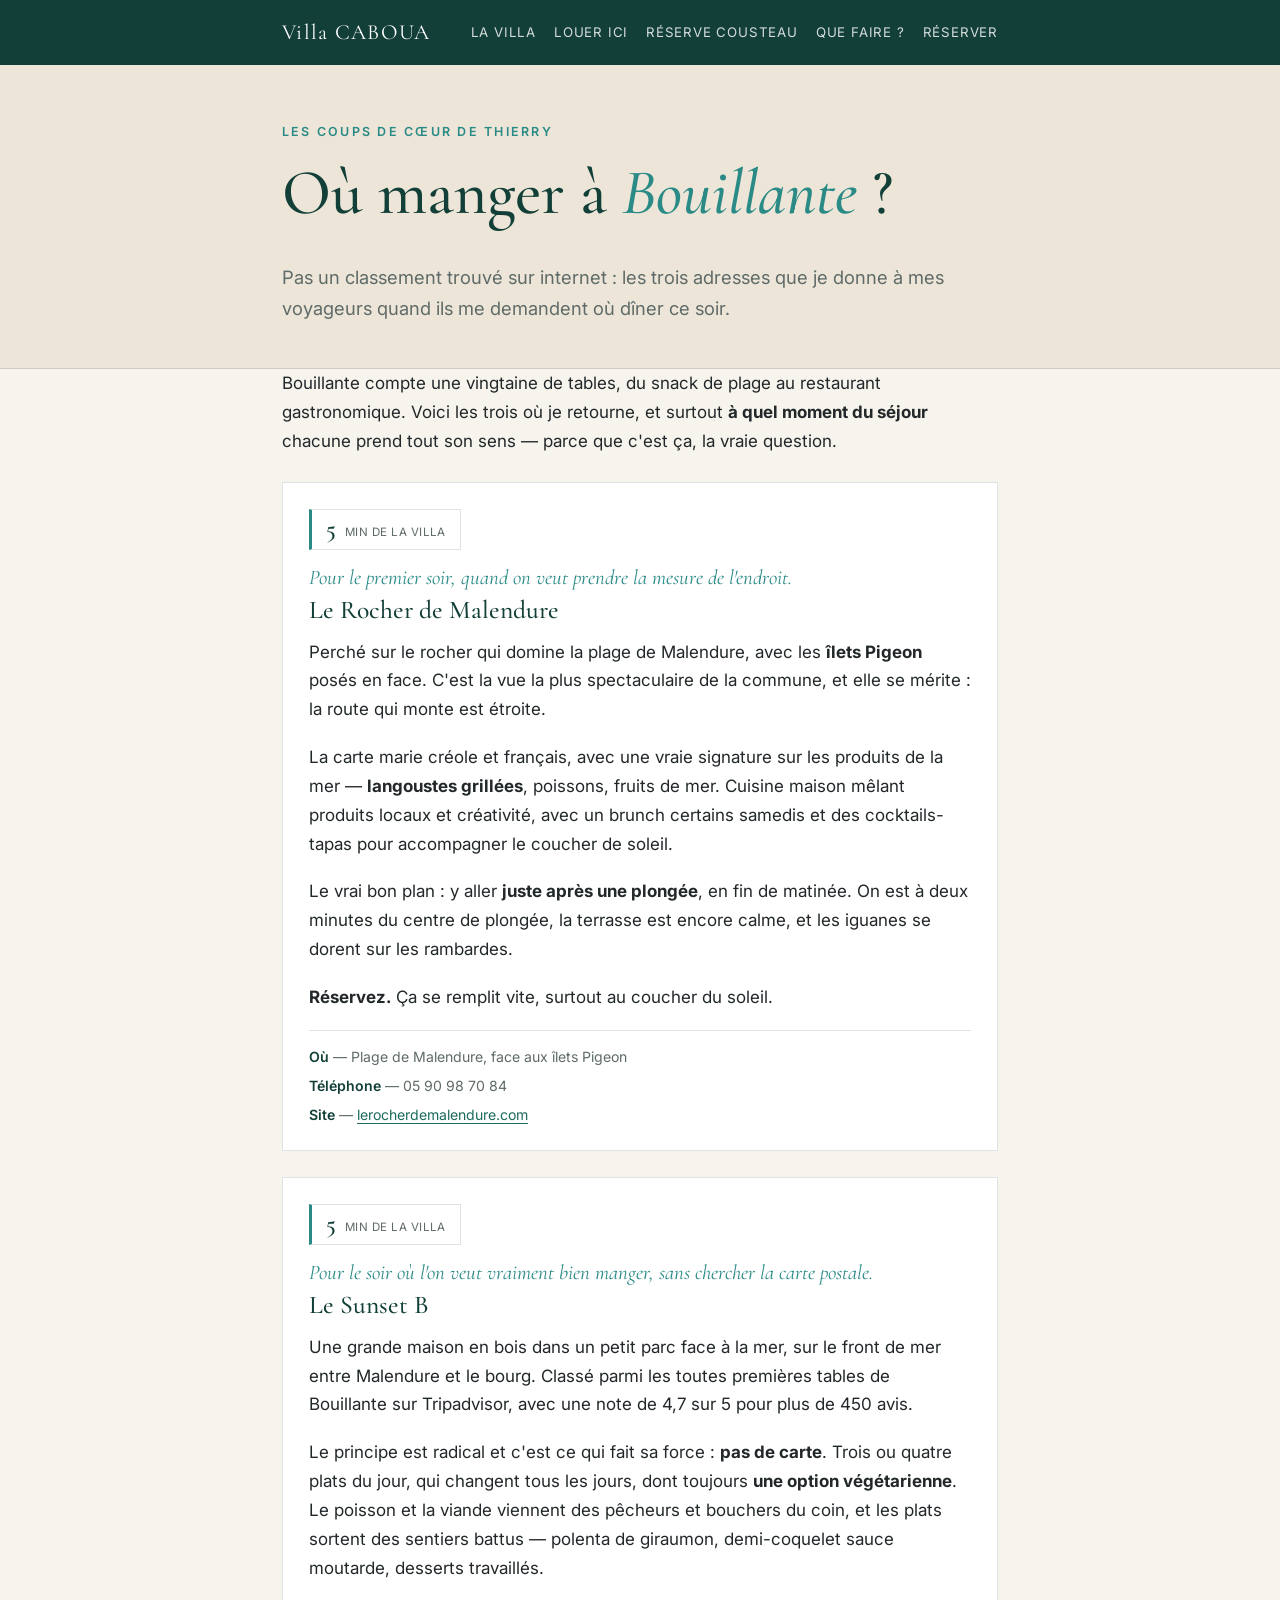
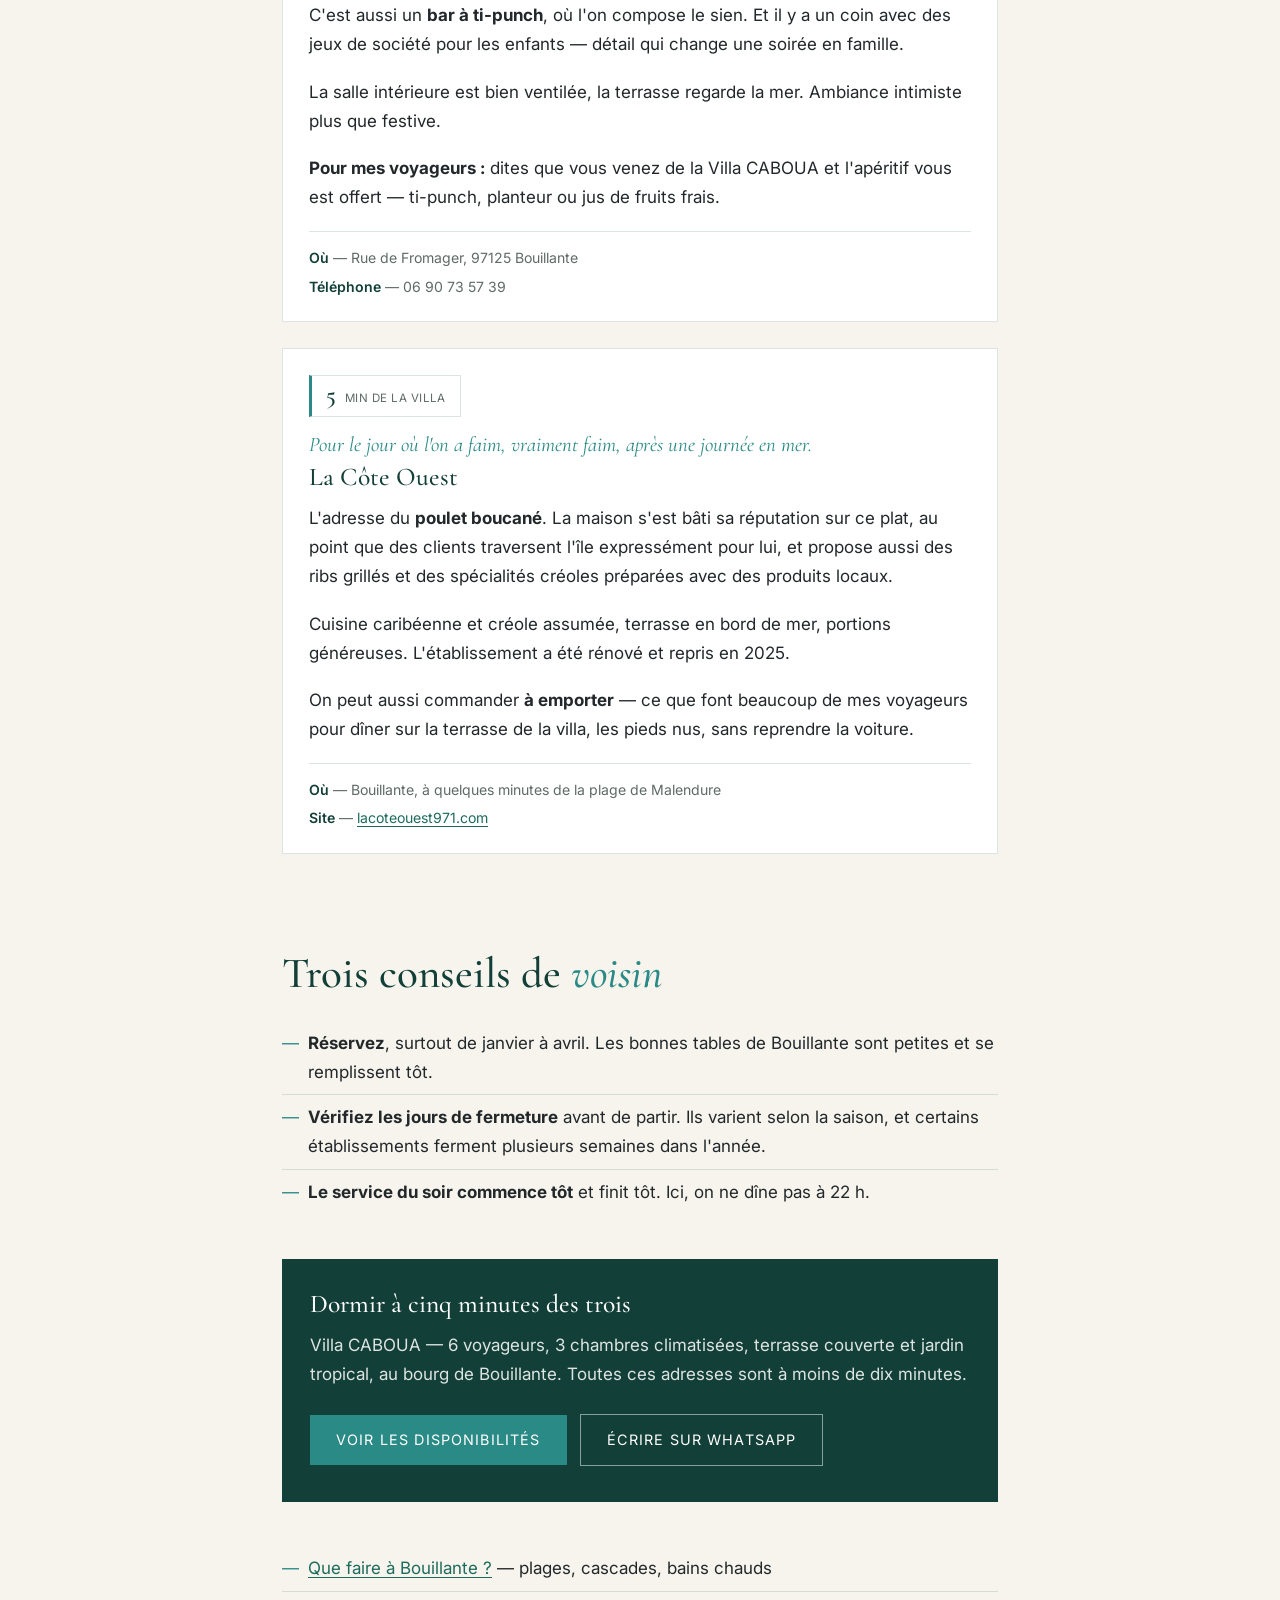
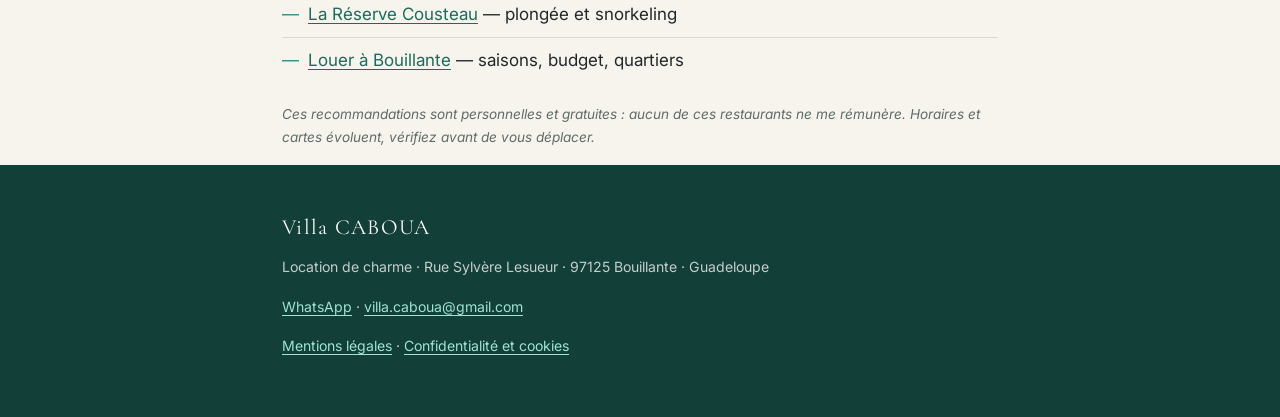
<file: restaurants-bouillante.html>
<!DOCTYPE html>
<html lang="fr">
<head>
<meta charset="UTF-8">
<meta name="viewport" content="width=device-width, initial-scale=1.0">
<title>Où manger à Bouillante ? Mes 3 tables préférées — Villa CABOUA</title>
<meta name="description" content="Où manger à Bouillante ? Le Rocher de Malendure pour la vue, le Sunset B pour le plat du jour, La Côte Ouest pour le poulet boucané. Mes 3 adresses.">
<meta name="robots" content="index, follow">
<link rel="canonical" href="https://caboua.github.io/guadeloupe/restaurants-bouillante.html">
<link rel="icon" type="image/png" href="Papillon-Guadeloupe-32x32.png">
<link rel="apple-touch-icon" href="Papillon-Guadeloupe-180x180.png">
<meta name="theme-color" content="#123f37">

<meta property="og:title" content="Où manger à Bouillante ? Mes 3 tables préférées">
<meta property="og:description" content="Les adresses que je donne à mes voyageurs, testées et retestées.">
<meta property="og:type" content="article">
<meta property="og:locale" content="fr_FR">
<meta property="og:url" content="https://caboua.github.io/guadeloupe/restaurants-bouillante.html">
<meta property="og:image" content="https://caboua.github.io/guadeloupe/images/terrasse-soir.jpeg">

<link rel="preconnect" href="https://fonts.googleapis.com">
<link rel="preconnect" href="https://fonts.gstatic.com" crossorigin>
<link rel="stylesheet" href="https://fonts.googleapis.com/css2?family=Cormorant+Garamond:ital,wght@0,400;0,500;0,600;1,400&family=Inter:wght@400;600&display=swap">
<link rel="stylesheet" href="css/guide.css">

<style>
/* Marqueur d'usage : à quel moment du séjour cette table correspond */
.moment{
  display:block;font-family:"Cormorant Garamond",Georgia,serif;
  font-style:italic;font-size:1.3rem;color:var(--lagon);
  margin:0 0 4px;line-height:1.3;
}
.infos{
  margin:18px 0 0;padding-top:14px;border-top:1px solid var(--ligne);
  font-size:.88rem;color:var(--gris);
}
.infos b{color:var(--vert);font-weight:600}
.infos p{margin:0 0 5px}
</style>
</head>
<body>

<header class="bandeau">
  <div class="wrap">
    <a class="marque" href="index.html">Villa CABOUA</a>
    <nav aria-label="Navigation principale">
      <a href="index.html">La villa</a>
      <a href="location-vacances-bouillante.html">Louer ici</a>
      <a href="villa-reserve-cousteau.html">Réserve Cousteau</a>
      <a href="que-faire-a-bouillante.html">Que faire ?</a>
      <a href="index.html#reserver">Réserver</a>
    </nav>
  </div>
</header>

<div class="chapeau">
  <div class="wrap">
    <p class="oeil">Les coups de cœur de Thierry</p>
    <h1>Où manger à <em>Bouillante</em> ?</h1>
    <p class="accroche">Pas un classement trouvé sur internet : les trois adresses que je donne à mes voyageurs quand ils me demandent où dîner ce soir.</p>
  </div>
</div>

<main class="wrap">

<p>Bouillante compte une vingtaine de tables, du snack de plage au restaurant gastronomique. Voici les trois où je retourne, et surtout <strong>à quel moment du séjour</strong> chacune prend tout son sens — parce que c'est ça, la vraie question.</p>

<div class="fiche">
  <div class="repere"><b>5</b><span>min de la villa</span></div>
  <span class="moment">Pour le premier soir, quand on veut prendre la mesure de l'endroit.</span>
  <h3>Le Rocher de Malendure</h3>
  <p>Perché sur le rocher qui domine la plage de Malendure, avec les <strong>îlets Pigeon</strong> posés en face. C'est la vue la plus spectaculaire de la commune, et elle se mérite : la route qui monte est étroite.</p>
  <p>La carte marie créole et français, avec une vraie signature sur les produits de la mer — <strong>langoustes grillées</strong>, poissons, fruits de mer. Cuisine maison mêlant produits locaux et créativité, avec un brunch certains samedis et des cocktails-tapas pour accompagner le coucher de soleil.</p>
  <p>Le vrai bon plan : y aller <strong>juste après une plongée</strong>, en fin de matinée. On est à deux minutes du centre de plongée, la terrasse est encore calme, et les iguanes se dorent sur les rambardes.</p>
  <p><strong>Réservez.</strong> Ça se remplit vite, surtout au coucher du soleil.</p>
  <div class="infos">
    <p><b>Où</b> — Plage de Malendure, face aux îlets Pigeon</p>
    <p><b>Téléphone</b> — 05 90 98 70 84</p>
    <p><b>Site</b> — <a href="https://www.lerocherdemalendure.com/" rel="noopener">lerocherdemalendure.com</a></p>
  </div>
</div>

<div class="fiche">
  <div class="repere"><b>5</b><span>min de la villa</span></div>
  <span class="moment">Pour le soir où l'on veut vraiment bien manger, sans chercher la carte postale.</span>
  <h3>Le Sunset B</h3>
  <p>Une grande maison en bois dans un petit parc face à la mer, sur le front de mer entre Malendure et le bourg. Classé parmi les toutes premières tables de Bouillante sur Tripadvisor, avec une note de 4,7 sur 5 pour plus de 450 avis.</p>
  <p>Le principe est radical et c'est ce qui fait sa force : <strong>pas de carte</strong>. Trois ou quatre plats du jour, qui changent tous les jours, dont toujours <strong>une option végétarienne</strong>. Le poisson et la viande viennent des pêcheurs et bouchers du coin, et les plats sortent des sentiers battus — polenta de giraumon, demi-coquelet sauce moutarde, desserts travaillés.</p>
  <p>C'est aussi un <strong>bar à ti-punch</strong>, où l'on compose le sien. Et il y a un coin avec des jeux de société pour les enfants — détail qui change une soirée en famille.</p>
  <p>La salle intérieure est bien ventilée, la terrasse regarde la mer. Ambiance intimiste plus que festive.</p>
  <p><strong>Pour mes voyageurs :</strong> dites que vous venez de la Villa CABOUA et l'apéritif vous est offert — ti-punch, planteur ou jus de fruits frais.</p>
  <div class="infos">
    <p><b>Où</b> — Rue de Fromager, 97125 Bouillante</p>
    <p><b>Téléphone</b> — 06 90 73 57 39</p>
  </div>
</div>

<div class="fiche">
  <div class="repere"><b>5</b><span>min de la villa</span></div>
  <span class="moment">Pour le jour où l'on a faim, vraiment faim, après une journée en mer.</span>
  <h3>La Côte Ouest</h3>
  <p>L'adresse du <strong>poulet boucané</strong>. La maison s'est bâti sa réputation sur ce plat, au point que des clients traversent l'île expressément pour lui, et propose aussi des ribs grillés et des spécialités créoles préparées avec des produits locaux.</p>
  <p>Cuisine caribéenne et créole assumée, terrasse en bord de mer, portions généreuses. L'établissement a été rénové et repris en 2025.</p>
  <p>On peut aussi commander <strong>à emporter</strong> — ce que font beaucoup de mes voyageurs pour dîner sur la terrasse de la villa, les pieds nus, sans reprendre la voiture.</p>
  <div class="infos">
    <p><b>Où</b> — Bouillante, à quelques minutes de la plage de Malendure</p>
    <p><b>Site</b> — <a href="https://www.lacoteouest971.com/" rel="noopener">lacoteouest971.com</a></p>
  </div>
</div>

<h2>Trois conseils de <em>voisin</em></h2>
<ul class="liste">
<li><strong>Réservez</strong>, surtout de janvier à avril. Les bonnes tables de Bouillante sont petites et se remplissent tôt.</li>
<li><strong>Vérifiez les jours de fermeture</strong> avant de partir. Ils varient selon la saison, et certains établissements ferment plusieurs semaines dans l'année.</li>
<li><strong>Le service du soir commence tôt</strong> et finit tôt. Ici, on ne dîne pas à 22 h.</li>
</ul>

<div class="encart">
  <h3>Dormir à cinq minutes des trois</h3>
  <p>Villa CABOUA — 6 voyageurs, 3 chambres climatisées, terrasse couverte et jardin tropical, au bourg de Bouillante. Toutes ces adresses sont à moins de dix minutes.</p>
  <a class="bouton" href="index.html#reserver">Voir les disponibilités</a>
  <a class="bouton clair" href="https://wa.me/590690520616">Écrire sur WhatsApp</a>
</div>

<ul class="liste">
<li><a href="que-faire-a-bouillante.html">Que faire à Bouillante ?</a> — plages, cascades, bains chauds</li>
<li><a href="villa-reserve-cousteau.html">La Réserve Cousteau</a> — plongée et snorkeling</li>
<li><a href="location-vacances-bouillante.html">Louer à Bouillante</a> — saisons, budget, quartiers</li>
</ul>

<p class="note">Ces recommandations sont personnelles et gratuites : aucun de ces restaurants ne me rémunère. Horaires et cartes évoluent, vérifiez avant de vous déplacer.</p>

</main>

<footer>
  <div class="wrap">
    <span class="marque">Villa CABOUA</span>
    <p>Location de charme · Rue Sylvère Lesueur · 97125 Bouillante · Guadeloupe</p>
    <p><a href="https://wa.me/590690520616">WhatsApp</a> · <a href="mailto:villa.caboua@gmail.com">villa.caboua@gmail.com</a></p>
      <p><a href="mentions-legales.html">Mentions légales</a> · <a href="confidentialite.html">Confidentialité et cookies</a></p>
  </div>
</footer>

</body>
</html>
</file>
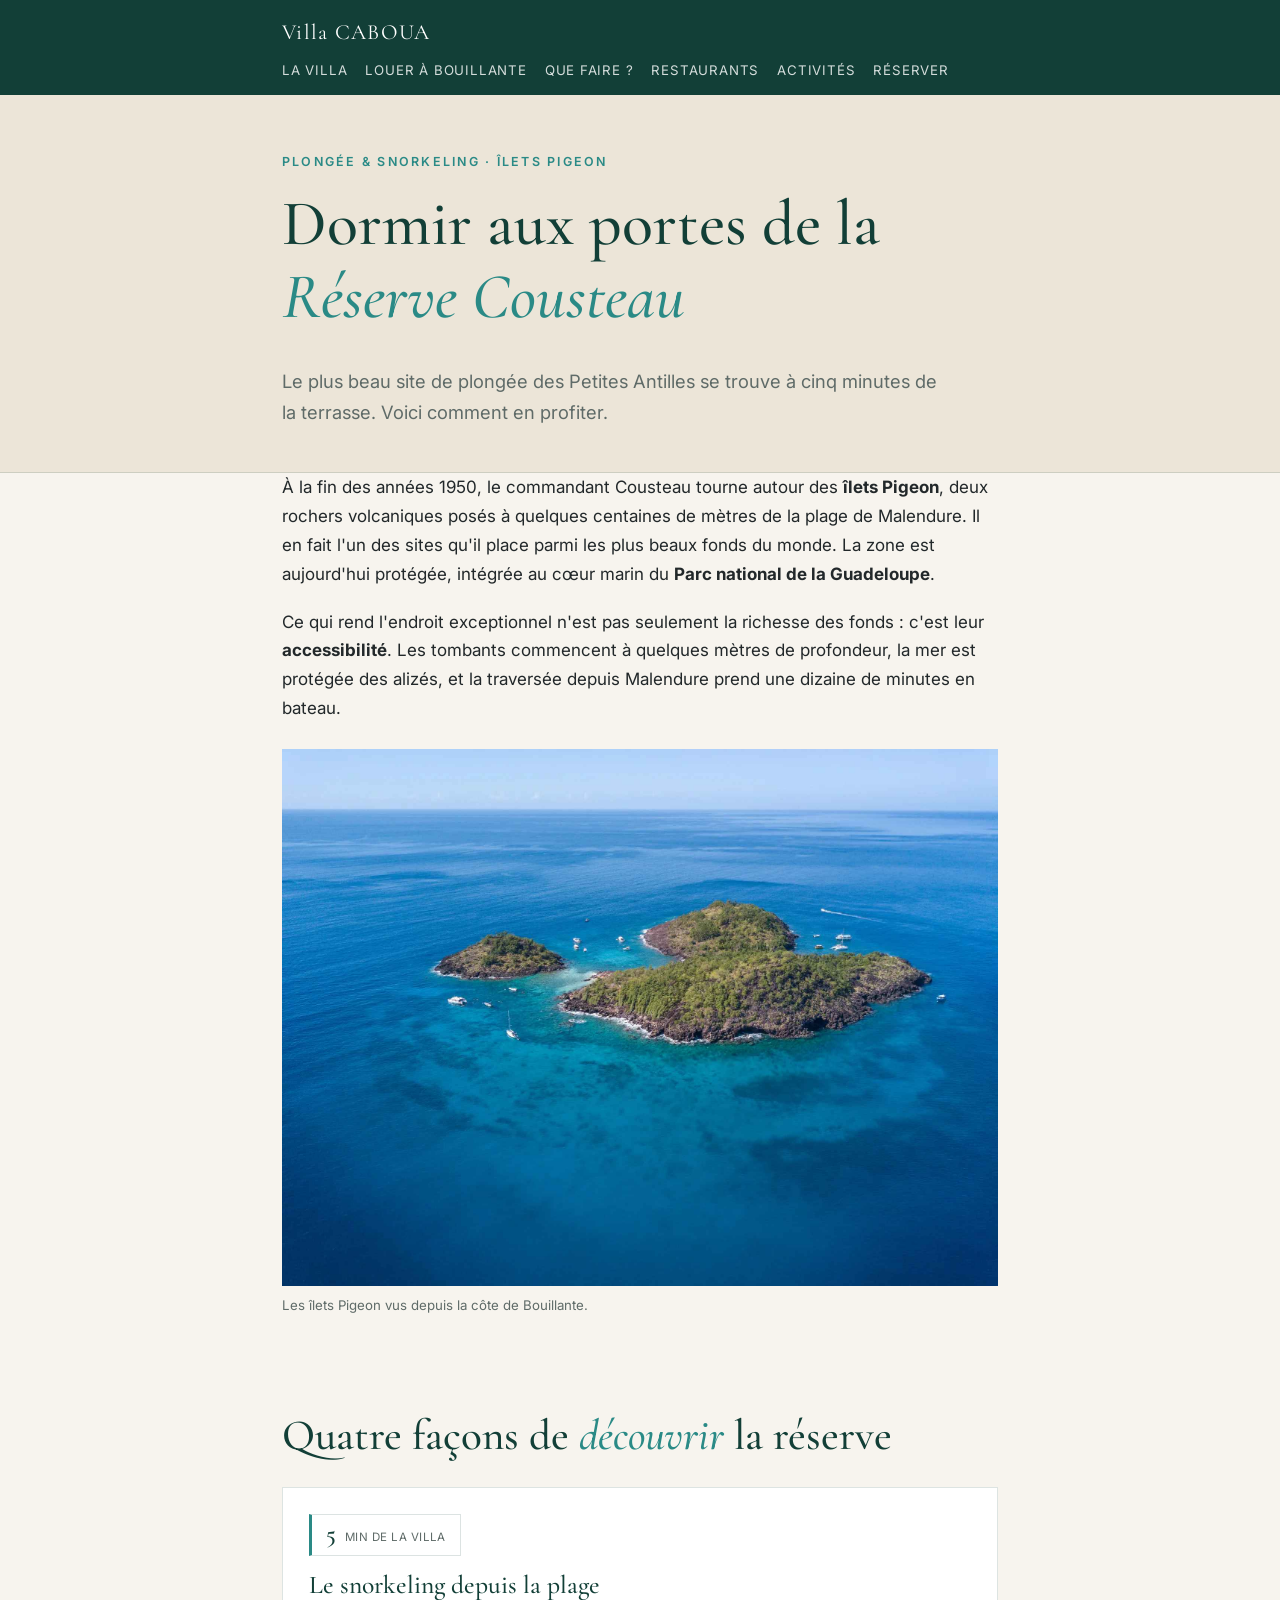
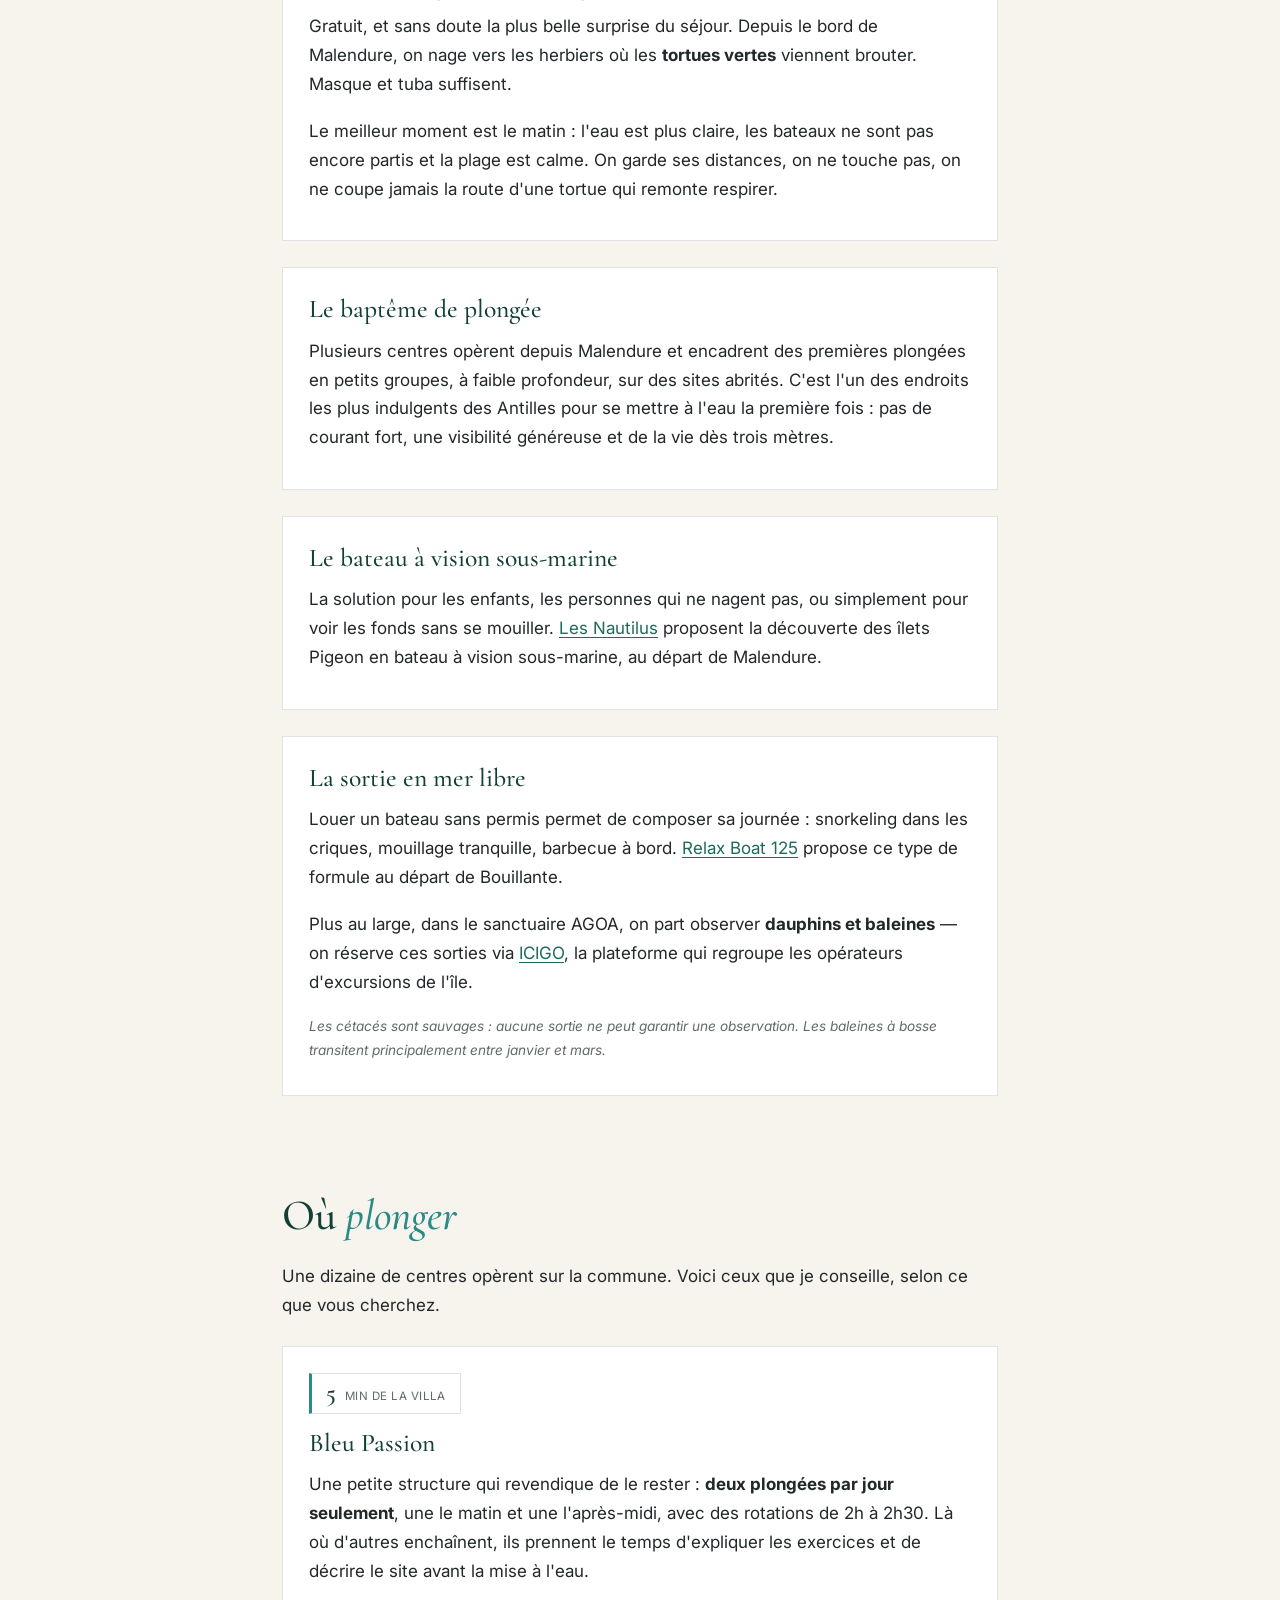
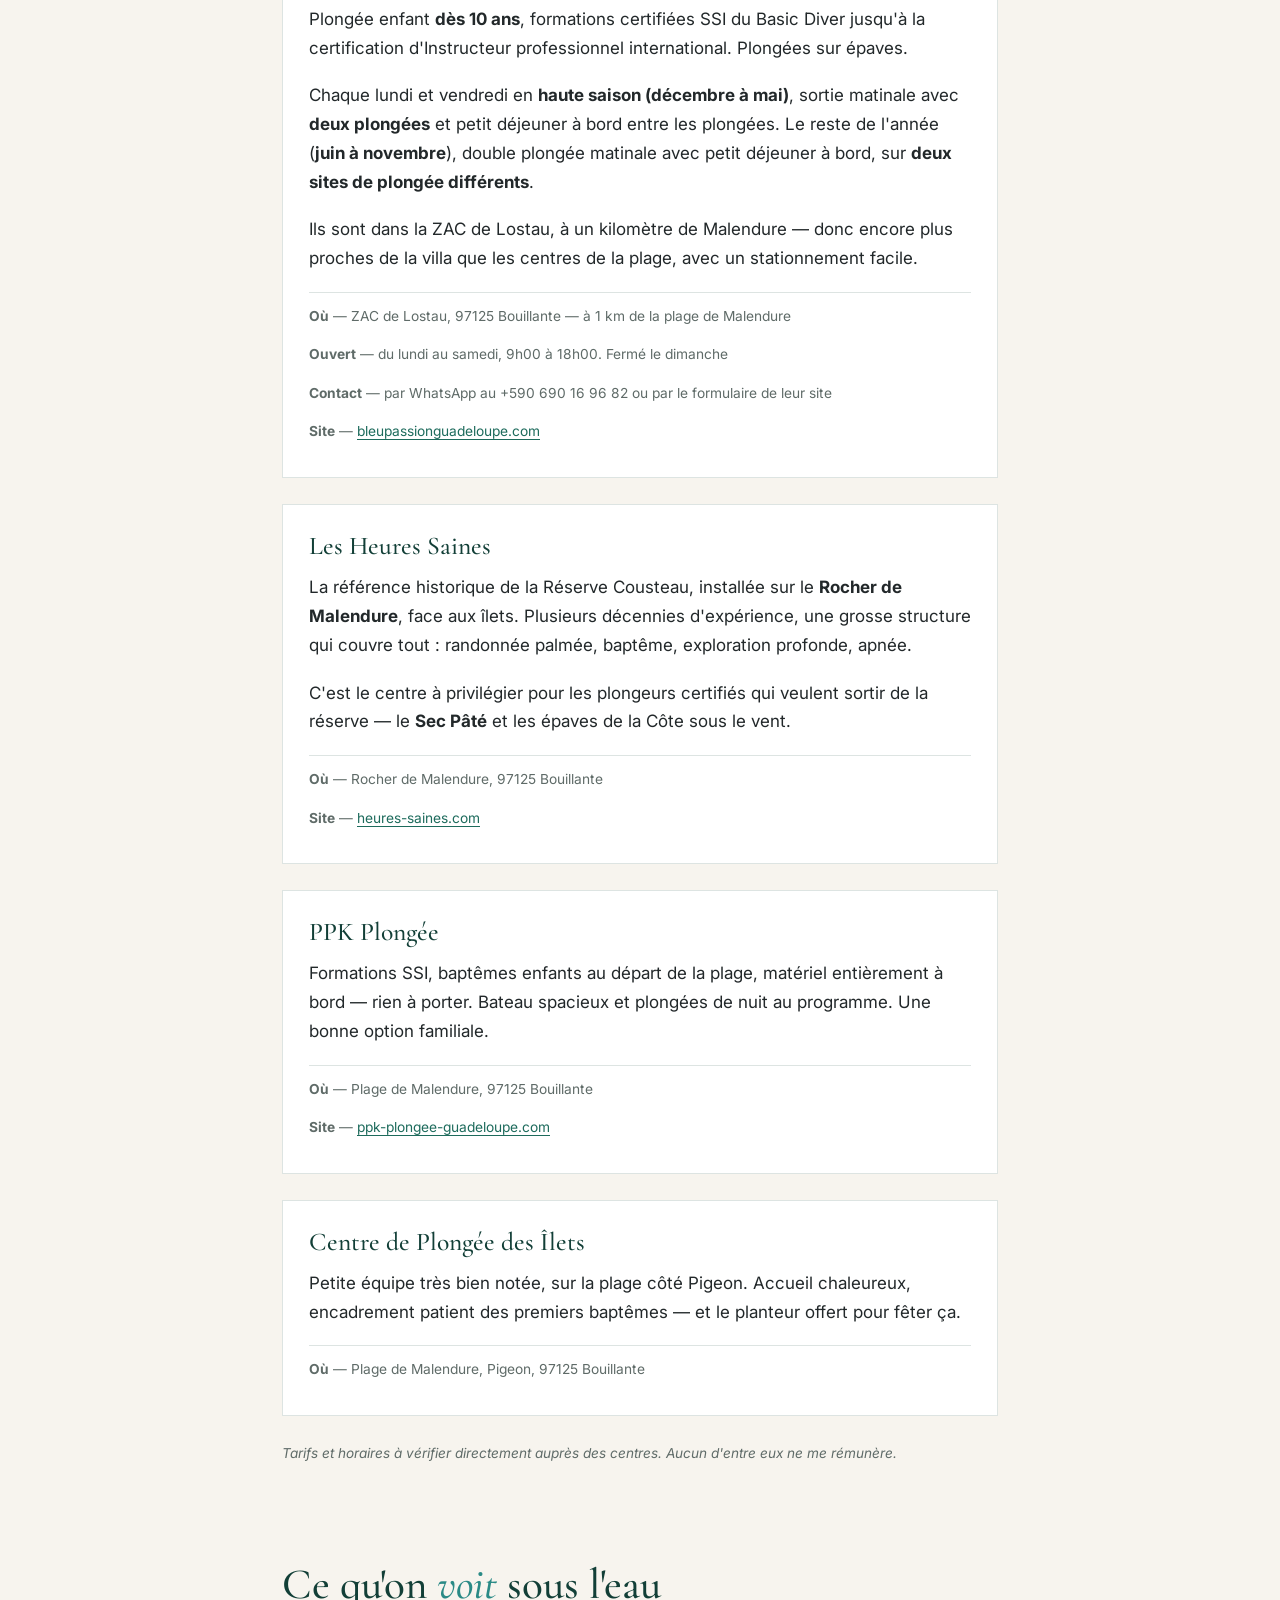
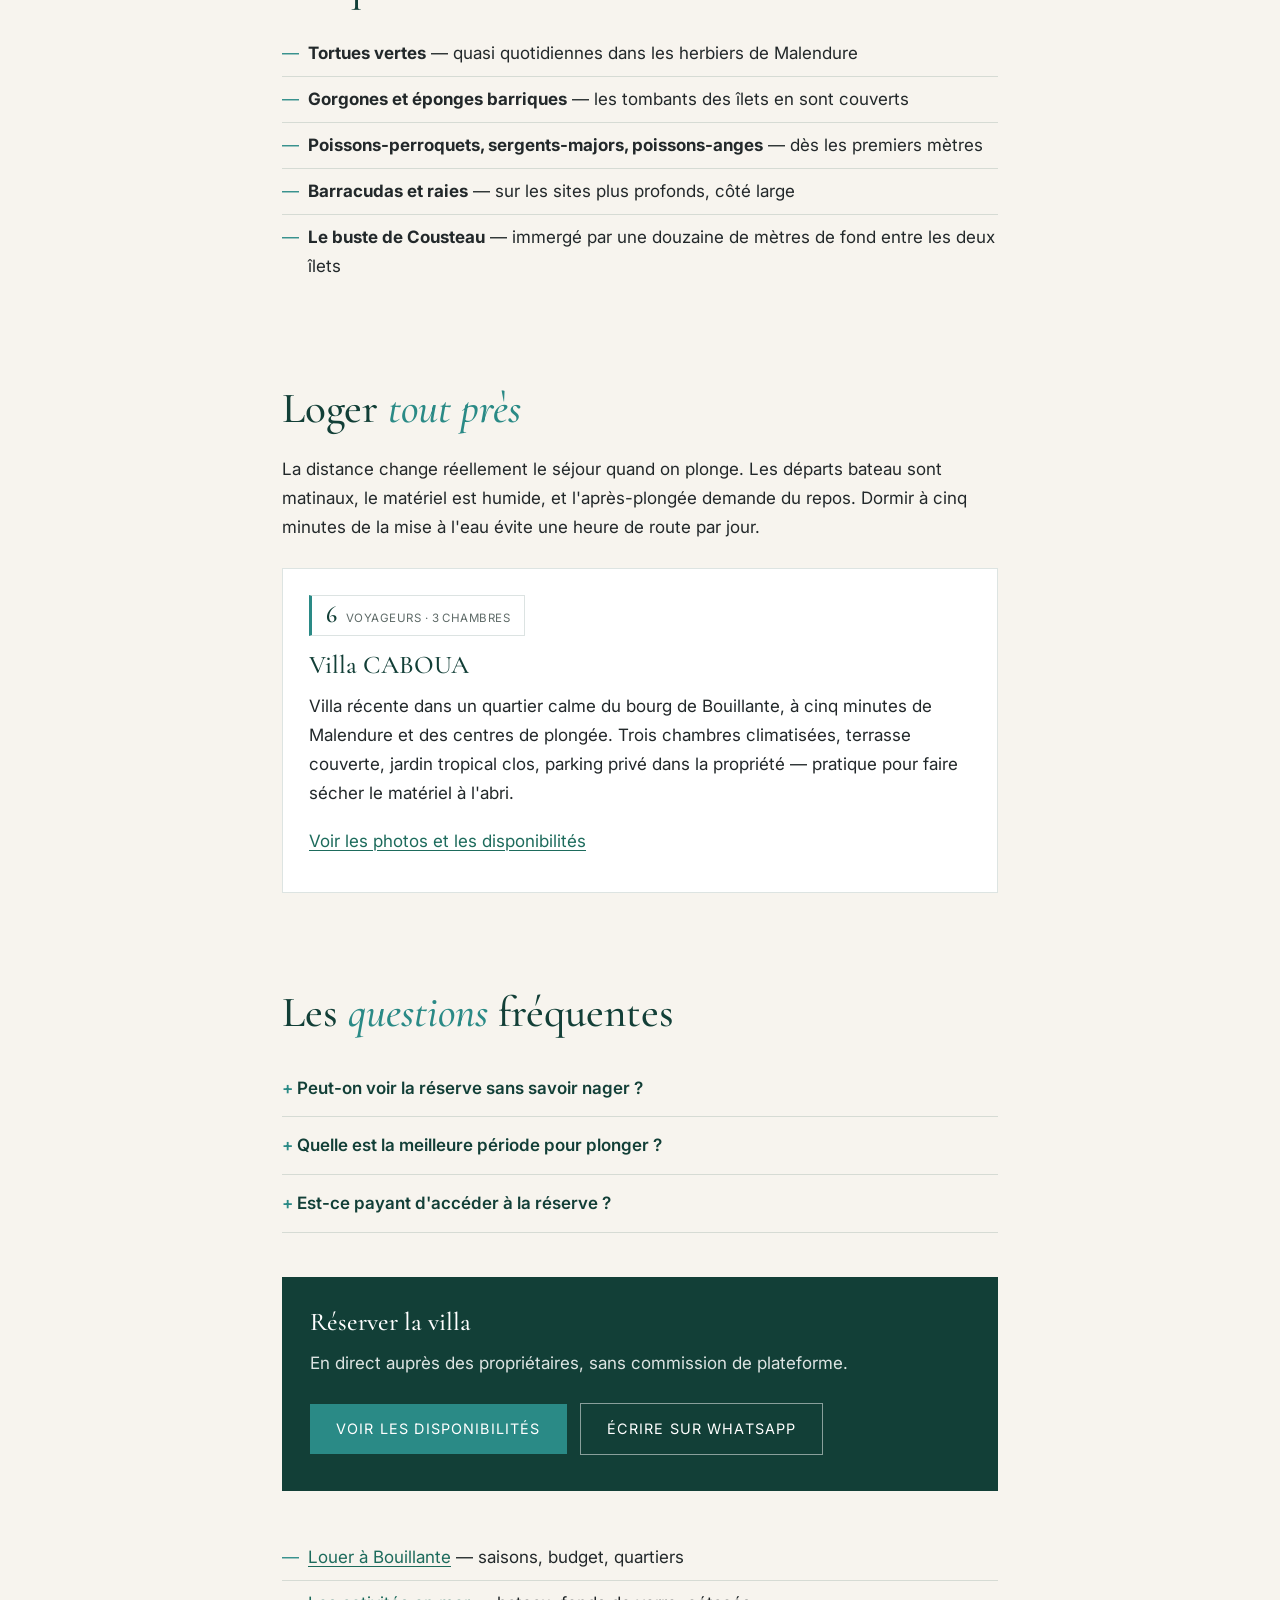
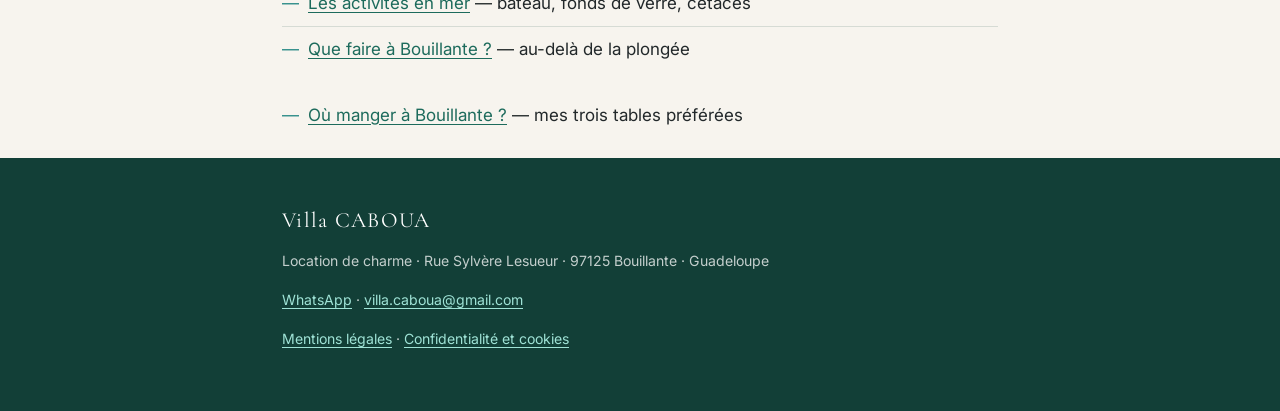
<file: villa-reserve-cousteau.html>
<!DOCTYPE html>
<html lang="fr">
<head>
<meta charset="UTF-8">
<meta name="viewport" content="width=device-width, initial-scale=1.0">
<title>Villa proche de la Réserve Cousteau — Bouillante, Guadeloupe</title>
<meta name="description" content="Réserve Cousteau : snorkeling avec les tortues, baptême de plongée, centres conseillés aux îlets Pigeon. Et une villa pour 6 à 5 min de Malendure.">
<meta name="robots" content="index, follow">
<link rel="canonical" href="https://caboua.github.io/guadeloupe/villa-reserve-cousteau.html">
<link rel="icon" type="image/png" href="Papillon-Guadeloupe-32x32.png">
<link rel="apple-touch-icon" href="Papillon-Guadeloupe-180x180.png">
<meta name="theme-color" content="#123f37">

<meta property="og:title" content="Villa proche de la Réserve Cousteau — Bouillante, Guadeloupe">
<meta property="og:description" content="Plonger dans la Réserve Cousteau et dormir à cinq minutes de la mise à l'eau.">
<meta property="og:type" content="article">
<meta property="og:locale" content="fr_FR">
<meta property="og:url" content="https://caboua.github.io/guadeloupe/villa-reserve-cousteau.html">
<meta property="og:image" content="https://caboua.github.io/guadeloupe/images/hero-reserve-cousteau.jpg">

<link rel="preconnect" href="https://fonts.googleapis.com">
<link rel="preconnect" href="https://fonts.gstatic.com" crossorigin>
<link rel="stylesheet" href="https://fonts.googleapis.com/css2?family=Cormorant+Garamond:ital,wght@0,400;0,500;0,600;1,400&family=Inter:wght@400;600&display=swap">
<link rel="stylesheet" href="css/guide.css">

<script type="application/ld+json">
{"@context":"https://schema.org","@type":"FAQPage","mainEntity":[
{"@type":"Question","name":"Peut-on voir la Réserve Cousteau sans plonger ?","acceptedAnswer":{"@type":"Answer","text":"Oui. Le snorkeling depuis la plage de Malendure suffit à voir les tortues vertes qui broutent les herbiers près du bord. Les bateaux à vision sous-marine permettent de découvrir les fonds des îlets Pigeon sans se mettre à l'eau, ce qui convient aux enfants et aux personnes non nageuses."}},
{"@type":"Question","name":"Où voir les tortues à Bouillante ?","acceptedAnswer":{"@type":"Answer","text":"Sur la plage de Malendure, les tortues vertes viennent brouter les herbiers à quelques dizaines de mètres du bord. Le matin, quand l'eau est la plus claire et la fréquentation faible, offre les meilleures conditions. Il est interdit de les toucher ou de leur barrer la route."}},
{"@type":"Question","name":"Faut-il être certifié pour plonger dans la Réserve Cousteau ?","acceptedAnswer":{"@type":"Answer","text":"Non. Les centres de plongée de Malendure proposent des baptêmes accessibles aux débutants à partir de 8 ans généralement, encadrés en petit comité. Les plongeurs certifiés y trouvent également des sites plus profonds comme la Pointe Barracuda ou le Sec Pâté."}}
]}
</script>
</head>
<body>

<header class="bandeau">
  <div class="wrap">
    <a class="marque" href="index.html">Villa CABOUA</a>
    <nav aria-label="Navigation principale">
      <a href="index.html">La villa</a>
      <a href="location-vacances-bouillante.html">Louer à Bouillante</a>
      <a href="que-faire-a-bouillante.html">Que faire ?</a>
      <a href="restaurants-bouillante.html">Restaurants</a>
      <a href="activites-bouillante.html">Activités</a>
      <a href="index.html#reserver">Réserver</a>
    </nav>
  </div>
</header>

<div class="chapeau">
  <div class="wrap">
    <p class="oeil">Plongée & snorkeling · Îlets Pigeon</p>
    <h1>Dormir aux portes de la <em>Réserve Cousteau</em></h1>
    <p class="accroche">Le plus beau site de plongée des Petites Antilles se trouve à cinq minutes de la terrasse. Voici comment en profiter.</p>
  </div>
</div>

<main class="wrap">

<p>À la fin des années 1950, le commandant Cousteau tourne autour des <strong>îlets Pigeon</strong>, deux rochers volcaniques posés à quelques centaines de mètres de la plage de Malendure. Il en fait l'un des sites qu'il place parmi les plus beaux fonds du monde. La zone est aujourd'hui protégée, intégrée au cœur marin du <strong>Parc national de la Guadeloupe</strong>.</p>

<p>Ce qui rend l'endroit exceptionnel n'est pas seulement la richesse des fonds : c'est leur <strong>accessibilité</strong>. Les tombants commencent à quelques mètres de profondeur, la mer est protégée des alizés, et la traversée depuis Malendure prend une dizaine de minutes en bateau.</p>

<figure>
  <img src="images/hero-reserve-cousteau.jpg" alt="La baie de Malendure et les îlets Pigeon, cœur de la Réserve Cousteau" loading="lazy">
  <figcaption>Les îlets Pigeon vus depuis la côte de Bouillante.</figcaption>
</figure>

<h2>Quatre façons de <em>découvrir</em> la réserve</h2>

<div class="fiche">
  <div class="repere"><b>5</b><span>min de la villa</span></div>
  <h3>Le snorkeling depuis la plage</h3>
  <p>Gratuit, et sans doute la plus belle surprise du séjour. Depuis le bord de Malendure, on nage vers les herbiers où les <strong>tortues vertes</strong> viennent brouter. Masque et tuba suffisent.</p>
  <p>Le meilleur moment est le matin : l'eau est plus claire, les bateaux ne sont pas encore partis et la plage est calme. On garde ses distances, on ne touche pas, on ne coupe jamais la route d'une tortue qui remonte respirer.</p>
</div>

<div class="fiche">
  <h3>Le baptême de plongée</h3>
  <p>Plusieurs centres opèrent depuis Malendure et encadrent des premières plongées en petits groupes, à faible profondeur, sur des sites abrités. C'est l'un des endroits les plus indulgents des Antilles pour se mettre à l'eau la première fois : pas de courant fort, une visibilité généreuse et de la vie dès trois mètres.</p>
</div>

<div class="fiche">
  <h3>Le bateau à vision sous-marine</h3>
  <p>La solution pour les enfants, les personnes qui ne nagent pas, ou simplement pour voir les fonds sans se mouiller. <a href="https://www.lesnautilus.fr" rel="noopener">Les Nautilus</a> proposent la découverte des îlets Pigeon en bateau à vision sous-marine, au départ de Malendure.</p>
</div>

<div class="fiche">
  <h3>La sortie en mer libre</h3>
  <p>Louer un bateau sans permis permet de composer sa journée : snorkeling dans les criques, mouillage tranquille, barbecue à bord. <a href="https://www.relaxboat125.fr" rel="noopener">Relax Boat 125</a> propose ce type de formule au départ de Bouillante.</p>
  <p>Plus au large, dans le sanctuaire AGOA, on part observer <strong>dauphins et baleines</strong> — on réserve ces sorties via <a href="https://www.icigo.com" rel="noopener">ICIGO</a>, la plateforme qui regroupe les opérateurs d'excursions de l'île.</p>
  <p class="note">Les cétacés sont sauvages : aucune sortie ne peut garantir une observation. Les baleines à bosse transitent principalement entre janvier et mars.</p>
</div>

<h2>Où <em>plonger</em></h2>

<p>Une dizaine de centres opèrent sur la commune. Voici ceux que je conseille, selon ce que vous cherchez.</p>

<div class="fiche">
  <div class="repere"><b>5</b><span>min de la villa</span></div>
  <h3>Bleu Passion</h3>
  <p>Une petite structure qui revendique de le rester : <strong>deux plongées par jour seulement</strong>, une le matin et une l'après-midi, avec des rotations de 2h à 2h30. Là où d'autres enchaînent, ils prennent le temps d'expliquer les exercices et de décrire le site avant la mise à l'eau.</p>
  <p>Plongée enfant <strong>dès 10 ans</strong>, formations certifiées SSI du Basic Diver jusqu'à la certification d'Instructeur professionnel international. Plongées sur épaves.</p><p>Chaque lundi et vendredi en <strong>haute saison (décembre à mai)</strong>, sortie matinale avec <strong>deux plongées</strong> et petit déjeuner à bord entre les plongées. Le reste de l'année (<strong>juin à novembre</strong>), double plongée matinale avec petit déjeuner à bord, sur <strong>deux sites de plongée différents</strong>.</p>
  <p>Ils sont dans la ZAC de Lostau, à un kilomètre de Malendure — donc encore plus proches de la villa que les centres de la plage, avec un stationnement facile.</p>
  <div class="infos" style="margin:16px 0 0;padding-top:12px;border-top:1px solid var(--ligne);font-size:.86rem;color:var(--gris)">
    <p><b>Où</b> — ZAC de Lostau, 97125 Bouillante — à 1 km de la plage de Malendure</p>
    <p><b>Ouvert</b> — du lundi au samedi, 9h00 à 18h00. Fermé le dimanche</p>
    <p><b>Contact</b> — par WhatsApp au +590 690 16 96 82 ou par le formulaire de leur site</p>
    <p><b>Site</b> — <a href="https://www.bleupassionguadeloupe.com/" rel="noopener">bleupassionguadeloupe.com</a></p>
  </div>
</div>

<div class="fiche">
  <h3>Les Heures Saines</h3>
  <p>La référence historique de la Réserve Cousteau, installée sur le <strong>Rocher de Malendure</strong>, face aux îlets. Plusieurs décennies d'expérience, une grosse structure qui couvre tout : randonnée palmée, baptême, exploration profonde, apnée.</p>
  <p>C'est le centre à privilégier pour les plongeurs certifiés qui veulent sortir de la réserve — le <strong>Sec Pâté</strong> et les épaves de la Côte sous le vent.</p>
  <div class="infos" style="margin:16px 0 0;padding-top:12px;border-top:1px solid var(--ligne);font-size:.86rem;color:var(--gris)">
    <p><b>Où</b> — Rocher de Malendure, 97125 Bouillante</p>
    <p><b>Site</b> — <a href="https://www.heures-saines.com/" rel="noopener">heures-saines.com</a></p>
  </div>
</div>

<div class="fiche">
  <h3>PPK Plongée</h3>
  <p>Formations SSI, baptêmes enfants au départ de la plage, matériel entièrement à bord — rien à porter. Bateau spacieux et plongées de nuit au programme. Une bonne option familiale.</p>
  <div class="infos" style="margin:16px 0 0;padding-top:12px;border-top:1px solid var(--ligne);font-size:.86rem;color:var(--gris)">
    <p><b>Où</b> — Plage de Malendure, 97125 Bouillante</p>
    <p><b>Site</b> — <a href="https://ppk-plongee-guadeloupe.com/" rel="noopener">ppk-plongee-guadeloupe.com</a></p>
  </div>
</div>

<div class="fiche">
  <h3>Centre de Plongée des Îlets</h3>
  <p>Petite équipe très bien notée, sur la plage côté Pigeon. Accueil chaleureux, encadrement patient des premiers baptêmes — et le planteur offert pour fêter ça.</p>
  <div class="infos" style="margin:16px 0 0;padding-top:12px;border-top:1px solid var(--ligne);font-size:.86rem;color:var(--gris)">
    <p><b>Où</b> — Plage de Malendure, Pigeon, 97125 Bouillante</p>
  </div>
</div>

<p class="note">Tarifs et horaires à vérifier directement auprès des centres. Aucun d'entre eux ne me rémunère.</p>

<h2>Ce qu'on <em>voit</em> sous l'eau</h2>
<ul class="liste">
<li><strong>Tortues vertes</strong> — quasi quotidiennes dans les herbiers de Malendure</li>
<li><strong>Gorgones et éponges barriques</strong> — les tombants des îlets en sont couverts</li>
<li><strong>Poissons-perroquets, sergents-majors, poissons-anges</strong> — dès les premiers mètres</li>
<li><strong>Barracudas et raies</strong> — sur les sites plus profonds, côté large</li>
<li><strong>Le buste de Cousteau</strong> — immergé par une douzaine de mètres de fond entre les deux îlets</li>
</ul>

<h2>Loger <em>tout près</em></h2>

<p>La distance change réellement le séjour quand on plonge. Les départs bateau sont matinaux, le matériel est humide, et l'après-plongée demande du repos. Dormir à cinq minutes de la mise à l'eau évite une heure de route par jour.</p>

<div class="fiche">
  <div class="repere"><b>6</b><span>voyageurs · 3 chambres</span></div>
  <h3>Villa CABOUA</h3>
  <p>Villa récente dans un quartier calme du bourg de Bouillante, à cinq minutes de Malendure et des centres de plongée. Trois chambres climatisées, terrasse couverte, jardin tropical clos, parking privé dans la propriété — pratique pour faire sécher le matériel à l'abri.</p>
  <p><a href="index.html">Voir les photos et les disponibilités</a></p>
</div>

<h2>Les <em>questions</em> fréquentes</h2>

<details>
<summary>Peut-on voir la réserve sans savoir nager ?</summary>
<p>Oui, avec un bateau à vision sous-marine. C'est la formule qui convient aux jeunes enfants et aux personnes non nageuses.</p>
</details>

<details>
<summary>Quelle est la meilleure période pour plonger ?</summary>
<p>De décembre à avril, pendant le carême : mer calme, visibilité maximale. Mais la côte sous le vent reste plongeable toute l'année, c'est justement sa particularité.</p>
</details>

<details>
<summary>Est-ce payant d'accéder à la réserve ?</summary>
<p>La plage de Malendure et le snorkeling depuis le bord sont libres et gratuits. Seules les sorties encadrées — plongée, bateau, excursion — sont payantes.</p>
</details>

<div class="encart">
  <h3>Réserver la villa</h3>
  <p>En direct auprès des propriétaires, sans commission de plateforme.</p>
  <a class="bouton" href="index.html#reserver">Voir les disponibilités</a>
  <a class="bouton clair" href="https://wa.me/590690520616">Écrire sur WhatsApp</a>
</div>

<ul class="liste">
<li><a href="location-vacances-bouillante.html">Louer à Bouillante</a> — saisons, budget, quartiers</li>
<li><a href="activites-bouillante.html">Les activités en mer</a> — bateau, fonds de verre, cétacés</li>
<li><a href="que-faire-a-bouillante.html">Que faire à Bouillante ?</a> — au-delà de la plongée</li>
</ul>

<ul class="liste"><li><a href="restaurants-bouillante.html">Où manger à Bouillante ?</a> — mes trois tables préférées</li></ul>

</main>

<footer>
  <div class="wrap">
    <span class="marque">Villa CABOUA</span>
    <p>Location de charme · Rue Sylvère Lesueur · 97125 Bouillante · Guadeloupe</p>
    <p><a href="https://wa.me/590690520616">WhatsApp</a> · <a href="mailto:villa.caboua@gmail.com">villa.caboua@gmail.com</a></p>
      <p><a href="mentions-legales.html">Mentions légales</a> · <a href="confidentialite.html">Confidentialité et cookies</a></p>
  </div>
</footer>

</body>
</html>
</file>
<file: livret/assets/styles.css>
:root{
  --green:#1f4f3d;
  --green-2:#294f3b;
  --sand:#eee4d4;
  --sand-2:#f8f3eb;
  --gold:#c9a760;
  --ink:#151515;
  --muted:#6d6a64;
  --white:#fff;
  --danger:#a84332;
  --shadow:0 18px 45px rgba(24,35,28,.12);
  --radius:28px;
}
*{box-sizing:border-box}
html{scroll-behavior:smooth}
body{margin:0;font-family:Inter,system-ui,-apple-system,BlinkMacSystemFont,"Segoe UI",Arial,sans-serif;color:var(--ink);background:var(--sand-2);line-height:1.55}
a{color:inherit}
img{max-width:100%;height:auto;display:block}
.container{width:min(1120px,calc(100% - 32px));margin:0 auto}
.skip-link{position:absolute;left:-999px;top:10px;background:#fff;padding:10px 14px;border-radius:12px;z-index:99}.skip-link:focus{left:10px}
.topbar{position:sticky;top:0;z-index:20;background:rgba(248,243,235,.92);backdrop-filter:blur(10px);border-bottom:1px solid rgba(31,79,61,.09)}
.nav{display:flex;align-items:center;justify-content:space-between;gap:18px;padding:12px 0}.brand{display:flex;align-items:center;gap:12px;text-decoration:none;font-weight:900;letter-spacing:.04em}.brand-mark{display:grid;place-items:center;width:42px;height:42px;border-radius:16px;background:var(--green);color:var(--sand);font-weight:900}.brand small{display:block;font-size:.72rem;font-weight:700;color:var(--muted);letter-spacing:.08em}.navlinks{display:flex;gap:14px;align-items:center;flex-wrap:wrap;font-size:.92rem}.navlinks a{text-decoration:none;color:#31302d}.navlinks a:hover{color:var(--green)}
.hero{position:relative;overflow:hidden;background:linear-gradient(135deg,rgba(31,79,61,.96),rgba(45,74,56,.84)),url('hero-cuisine.webp') center/cover;min-height:78vh;color:#fff;display:grid;align-items:center}.hero::after{content:"";position:absolute;inset:auto -10% -23% auto;width:55vw;height:55vw;background:rgba(238,228,212,.18);border-radius:50%}.hero-grid{position:relative;z-index:1;display:grid;grid-template-columns:1fr .86fr;gap:36px;align-items:center;padding:72px 0}.eyebrow{display:inline-flex;gap:8px;align-items:center;text-transform:uppercase;letter-spacing:.16em;font-size:.78rem;font-weight:800;color:#efe5d5}.hero h1{font-size:clamp(3rem,8vw,7.5rem);line-height:.86;margin:18px 0 18px;text-transform:uppercase;letter-spacing:-.07em}.hero .script,.script{font-family:"Segoe Script","Brush Script MT",cursive;font-weight:400;text-transform:none;letter-spacing:0}.hero p{font-size:clamp(1.05rem,2vw,1.35rem);max-width:620px;color:#fff7eb}.hero-card{background:rgba(255,255,255,.9);color:var(--ink);padding:28px;border-radius:var(--radius);box-shadow:var(--shadow)}.hero-card h2{margin:0 0 12px;font-size:1.25rem}.badges{display:grid;grid-template-columns:repeat(3,1fr);gap:10px}.badge{background:var(--sand);border-radius:18px;padding:12px;text-align:center;font-weight:800;font-size:.85rem}.cta-row{display:flex;gap:12px;flex-wrap:wrap;margin-top:26px}.btn{display:inline-flex;align-items:center;justify-content:center;gap:10px;border-radius:999px;padding:13px 18px;text-decoration:none;font-weight:800;border:1px solid transparent}.btn-primary{background:#fff;color:var(--green)}.btn-secondary{background:rgba(255,255,255,.14);color:#fff;border-color:rgba(255,255,255,.45)}.btn-dark{background:var(--green);color:#fff}.btn-ghost{background:#fff;color:var(--green);border-color:#e1d6c4}
.section{padding:72px 0}.section-alt{background:#fff}.section-title{display:grid;gap:8px;margin-bottom:28px}.section-title h2{font-size:clamp(2rem,4vw,4.2rem);line-height:.92;text-transform:uppercase;letter-spacing:-.06em;margin:0}.section-title p{margin:0;color:var(--muted);font-size:1.05rem;max-width:760px}.grid-2{display:grid;grid-template-columns:1fr 1fr;gap:32px;align-items:center}.card{background:#fff;border-radius:var(--radius);box-shadow:var(--shadow);padding:28px}.section-alt .card{background:var(--sand-2)}.photo-card{overflow:hidden;border-radius:var(--radius);box-shadow:var(--shadow);background:#ddd}.photo-card img{width:100%;height:100%;object-fit:cover}.feature-list{display:grid;grid-template-columns:repeat(3,1fr);gap:14px;margin-top:20px}.feature{border-radius:20px;background:var(--sand);padding:16px;font-weight:800}.feature span{display:block;color:var(--muted);font-weight:700;font-size:.85rem}.timeline{display:grid;grid-template-columns:1fr 1fr;gap:18px}.time-card{background:var(--sand);padding:24px;border-radius:26px}.time-card strong{font-size:clamp(2.5rem,7vw,5rem);letter-spacing:-.07em;display:block;line-height:.85}.time-card span{font-weight:900;text-transform:uppercase;color:var(--green)}
.checklist{display:grid;gap:10px;margin:18px 0 0;padding:0;list-style:none}.checklist li{display:flex;gap:10px;align-items:flex-start}.checklist li::before{content:"✓";display:grid;place-items:center;flex:0 0 24px;width:24px;height:24px;border-radius:50%;background:var(--sand);font-weight:900;color:var(--green)}
.info-grid{display:grid;grid-template-columns:repeat(3,1fr);gap:16px}.info-card{background:#fff;border-radius:24px;padding:22px;border:1px solid #eee4d4}.info-card h3{margin:0 0 8px;text-transform:uppercase;letter-spacing:-.02em}.info-card p{margin:0;color:#47433d}.note{border-left:5px solid var(--gold);background:#fff9ef;border-radius:16px;padding:16px 18px;color:#524b42}.warning{border-left-color:var(--danger);background:#fff3ef}
.rules{display:grid;grid-template-columns:repeat(3,1fr);gap:18px}.rule{background:var(--sand);border-radius:50%;aspect-ratio:1/1;display:flex;flex-direction:column;justify-content:center;align-items:center;text-align:center;padding:26px}.rule b{font-size:2rem;line-height:1;color:var(--green)}.rule strong{text-transform:uppercase;margin:10px 0 6px}.rule p{margin:0;font-size:.95rem}
.appliance-grid{display:grid;grid-template-columns:repeat(2,1fr);gap:18px}.appliance{display:flex;gap:14px;background:#fff;border-radius:22px;padding:18px;border:1px solid #eee4d4}.icon{display:grid;place-items:center;flex:0 0 46px;width:46px;height:46px;border-radius:16px;background:var(--sand);font-size:1.35rem}.appliance h3{margin:0 0 5px}.appliance p{margin:0;color:#514c45}
.cards-grid{display:grid;grid-template-columns:repeat(4,1fr);gap:18px}.place-card{background:#fff;border-radius:24px;overflow:hidden;box-shadow:var(--shadow)}.place-card img{width:100%;aspect-ratio:1.35/1;object-fit:cover}.place-card div{padding:16px}.place-card h3{margin:0 0 6px;text-transform:uppercase;font-size:1rem}.place-card p{margin:0;color:#514c45;font-size:.94rem}.restaurants{display:grid;grid-template-columns:repeat(3,1fr);gap:18px}.restaurant{background:#fff;border-radius:24px;overflow:hidden;box-shadow:var(--shadow)}.restaurant img{width:100%;aspect-ratio:1.65/1;object-fit:cover}.restaurant div{padding:18px}.restaurant h3{margin:0}.distance{display:inline-block;margin:6px 0 10px;color:var(--green);font-weight:900;font-size:.8rem;text-transform:uppercase}
.emergency{display:grid;grid-template-columns:repeat(3,1fr);gap:18px}.emergency-card{border-radius:24px;background:#fff;padding:24px;border:1px solid #eee4d4}.emergency-card b{font-size:2rem;color:var(--green)}.emergency-card h3{margin:8px 0}.emergency-card p{margin:0;color:#4c4841}.opinion{display:grid;grid-template-columns:1fr 300px;gap:28px;align-items:center}.qr{background:#fff;border-radius:24px;padding:20px;box-shadow:var(--shadow);text-align:center}.qr img{width:190px;margin:0 auto 14px}.footer{padding:34px 0;background:var(--green);color:#fff}.footer p{margin:0;color:#e7ded2}
.small{font-size:.9rem;color:var(--muted)}.privacy{font-size:.95rem;color:#675f55}.toc{display:flex;flex-wrap:wrap;gap:10px;margin-top:24px}.toc a{padding:9px 13px;border-radius:999px;background:rgba(255,255,255,.12);color:#fff;text-decoration:none;font-weight:750;border:1px solid rgba(255,255,255,.2)}
@media (max-width:900px){.hero-grid,.grid-2,.opinion{grid-template-columns:1fr}.hero{min-height:auto}.hero-grid{padding:54px 0}.navlinks{display:none}.badges,.feature-list,.info-grid,.rules,.cards-grid,.restaurants,.emergency,.appliance-grid,.timeline{grid-template-columns:1fr 1fr}.rule{aspect-ratio:auto;border-radius:24px;align-items:flex-start;text-align:left}.hero-card{max-width:620px}.photo-card img{max-height:520px}}
@media (max-width:600px){.container{width:min(100% - 22px,1120px)}.section{padding:52px 0}.hero h1{font-size:3.2rem}.badges,.feature-list,.info-grid,.rules,.cards-grid,.restaurants,.emergency,.appliance-grid,.timeline{grid-template-columns:1fr}.card{padding:22px}.topbar{position:relative}.brand small{display:none}.opinion{gap:18px}.qr img{width:160px}}
@media print{.topbar,.cta-row,.toc{display:none}.section{padding:28px 0}.card,.photo-card,.place-card,.restaurant{box-shadow:none}.hero{min-height:auto;color:#000;background:#fff}.hero p,.btn{color:#000}.hero-card{box-shadow:none;border:1px solid #ddd}.container{width:94%}}
</file>
<file: livret/assets/livret.css>
/* ═══════════════════════════════════════════════════════════
   Livret d'accueil Villa CABOUA — harmonisation avec le site
   vitrine + espace voyageurs protégé par code.
   ═══════════════════════════════════════════════════════════ */

:root{
  --green:#123f37;
  --green-2:#0d2f29;
  --sand:#f2eee5;
  --sand-2:#faf8f3;
  --gold:#b58a33;
  --gold-2:#d3ab55;
  --ink:#182420;
  --muted:#8a958f;
  --line:#e3ddcf;
}

body{
  font-family:"Outfit",system-ui,-apple-system,"Segoe UI",sans-serif;
  font-weight:300;
}
.script, .hero .script{
  font-family:"Cormorant Garamond",Georgia,serif;
  font-style:italic;
  font-weight:400;
}
h1,h2,h3,.brand,.badge,.feature,.btn{letter-spacing:-.02em}
.section-title h2{font-weight:600}
.hero h1{font-weight:600;letter-spacing:-.055em}

.navlinks a.btn-nav{padding:9px 16px;font-size:.9rem;color:#fff}
.navlinks a.btn-nav:hover{color:#fff;background:var(--green-2)}
.sr-only{position:absolute;width:1px;height:1px;overflow:hidden;clip:rect(0 0 0 0);white-space:nowrap}

/* ── Espace voyageurs : la porte ─────────────────────────── */
.lock-section{scroll-margin-top:80px}
.lock-grid{display:grid;grid-template-columns:1fr 1fr;gap:24px;align-items:stretch}

.lock-card{
  background:linear-gradient(160deg,var(--green),var(--green-2));
  color:#fff;border-radius:var(--radius);padding:34px;
  box-shadow:var(--shadow);display:flex;flex-direction:column;justify-content:center;
}
.lock-badge{
  width:58px;height:58px;border-radius:20px;display:grid;place-items:center;
  background:rgba(255,255,255,.14);border:1px solid rgba(255,255,255,.24);
  font-size:1.6rem;margin-bottom:16px;
}
.lock-card h3{margin:0 0 6px;font-size:1.5rem;text-transform:uppercase}
.lock-card .small{color:#dfe9e3}
.lock-card form{display:flex;gap:10px;flex-wrap:wrap;margin:20px 0 0}
.lock-card input{
  flex:1 1 200px;min-width:0;padding:14px 18px;border-radius:999px;border:1px solid rgba(255,255,255,.35);
  background:rgba(255,255,255,.1);color:#fff;font:inherit;font-weight:500;letter-spacing:.08em;
  text-transform:uppercase;
}
.lock-card input::placeholder{color:rgba(255,255,255,.55);letter-spacing:normal;text-transform:none}
.lock-card input:focus{outline:2px solid var(--gold-2);outline-offset:2px;background:rgba(255,255,255,.16)}
.lock-card .btn-dark{background:var(--gold);color:#20180a;font-weight:600}
.lock-card .btn-dark:hover{background:var(--gold-2)}
.lock-card .btn-dark[disabled]{opacity:.6;cursor:progress}
.lock-help{margin-top:14px}
.lock-help a{color:var(--gold-2)}
.lock-msg{margin:14px 0 0;min-height:1.2em;font-weight:500}
.lock-msg.error{color:#ffc9bd}
.lock-msg.ok{color:#c9e8d6}
.lock-card.shake{animation:shake .4s}
@keyframes shake{25%{transform:translateX(-7px)}50%{transform:translateX(6px)}75%{transform:translateX(-3px)}}

.lock-preview{background:#fff;border:1px solid var(--line);border-radius:var(--radius);padding:30px;box-shadow:var(--shadow)}
.lock-preview-title{margin:0 0 16px;text-transform:uppercase;font-weight:600;letter-spacing:.1em;font-size:.82rem;color:var(--green)}
.lock-preview ul{list-style:none;margin:0;padding:0;display:grid;gap:12px}
.lock-preview li{display:grid;gap:2px;padding-left:28px;position:relative}
.lock-preview li::before{
  content:"🔒";position:absolute;left:0;top:1px;font-size:.85rem;opacity:.5
}
.lock-preview li b{font-weight:600}
.lock-preview li span{color:var(--muted);font-size:.92rem;filter:blur(2.5px);user-select:none}
.lock-preview-foot{margin:18px 0 0;padding-top:16px;border-top:1px solid var(--line);color:var(--muted);font-size:.92rem}

/* ── Contenu déverrouillé ────────────────────────────────── */
#livretPrive{animation:reveal .5s ease}
@keyframes reveal{from{opacity:0;transform:translateY(14px)}to{opacity:1;transform:none}}
.unlocked-bar{background:var(--green);color:#fff;padding:22px 0}
.unlocked-bar .container{display:flex;flex-wrap:wrap;gap:14px;align-items:center;justify-content:space-between}
.unlocked-bar p{margin:0;font-weight:500}
.unlocked-bar small{display:block;color:#c6d6ce;font-weight:300}
.unlocked-actions{display:flex;gap:10px;flex-wrap:wrap}
.unlocked-bar .btn-gold{background:var(--gold);color:#20180a;font-weight:600}
.unlocked-bar .btn-gold:hover{background:var(--gold-2)}
.unlocked-bar .btn-line{background:transparent;color:#fff;border-color:rgba(255,255,255,.45)}

/* ── Divers ──────────────────────────────────────────────── */
.footer-grid{display:flex;flex-wrap:wrap;gap:12px;justify-content:space-between;align-items:center}
.footer-links{display:flex;gap:18px;flex-wrap:wrap}
.footer-links a{color:#e7ded2;text-decoration:none;border-bottom:1px solid rgba(231,222,210,.35)}
.footer-links a:hover{color:#fff}

@media (max-width:900px){
  .lock-grid{grid-template-columns:1fr}

  /* Sur telephone, styles.css masque toute la navigation : on la retablit
     sous forme de bande defilante, avec le retour vers le site toujours
     visible en premier. */
  .topbar .nav{flex-wrap:wrap;row-gap:10px}
  .navlinks{
    display:flex;flex:1 1 100%;gap:10px;align-items:center;flex-wrap:nowrap;
    overflow-x:auto;padding-bottom:4px;scrollbar-width:none;
    -webkit-overflow-scrolling:touch;
  }
  .navlinks::-webkit-scrollbar{display:none}
  .navlinks a{white-space:nowrap;font-size:.9rem}
  .navlinks .btn-nav{display:inline-flex;order:-1;padding:8px 14px;font-size:.85rem}
}
@media print{.lock-section,.unlocked-bar,.footer-links{display:none}}
</file>
<file: css/guide.css>
/* Villa CABOUA — feuille de style des pages guide
   Reprend la charte de la page d'accueil : vert profond, Cormorant Garamond. */

:root{
  --vert:#123f37;
  --vert-clair:#1d6b5c;
  --lagon:#2a8a86;
  --sable:#f7f4ee;
  --sable-fonce:#ece5d8;
  --encre:#22282a;
  --gris:#5f6b68;
  --ligne:rgba(18,63,55,.14);
}

*,*::before,*::after{box-sizing:border-box}

html{scroll-behavior:smooth}
@media (prefers-reduced-motion:reduce){
  html{scroll-behavior:auto}
  *{animation:none!important;transition:none!important}
}

body{
  margin:0;
  background:var(--sable);
  color:var(--encre);
  font-family:"Inter","Helvetica Neue",Arial,sans-serif;
  font-size:17px;
  line-height:1.7;
  -webkit-font-smoothing:antialiased;
}

h1,h2,h3{
  font-family:"Cormorant Garamond",Georgia,serif;
  font-weight:500;
  line-height:1.15;
  color:var(--vert);
  margin:0 0 .5em;
}
h1{font-size:clamp(2.4rem,6vw,4rem)}
h2{font-size:clamp(1.8rem,4vw,2.7rem);margin-top:2.2em}
h3{font-size:clamp(1.25rem,2.6vw,1.6rem);margin-top:1.6em}
h2 em,h1 em{font-style:italic;color:var(--lagon)}

p{margin:0 0 1.1em}
a{color:var(--vert-clair);text-decoration:underline;text-underline-offset:3px}
a:hover{color:var(--lagon)}
:focus-visible{outline:2px solid var(--lagon);outline-offset:3px;border-radius:2px}

.wrap{max-width:760px;margin:0 auto;padding:0 22px}

/* En-tête */
.bandeau{
  background:var(--vert);
  color:#fff;
  padding:14px 0;
  position:sticky;top:0;z-index:20;
}
.bandeau .wrap{display:flex;flex-wrap:wrap;gap:8px 20px;align-items:center;justify-content:space-between}
.marque{
  font-family:"Cormorant Garamond",Georgia,serif;
  font-size:1.35rem;letter-spacing:.06em;color:#fff;text-decoration:none;
}
.bandeau nav{display:flex;flex-wrap:wrap;gap:6px 18px;font-size:.83rem;letter-spacing:.06em;text-transform:uppercase}
.bandeau nav a{color:rgba(255,255,255,.82);text-decoration:none}
.bandeau nav a:hover{color:#fff}

/* Chapeau de page */
.chapeau{background:var(--sable-fonce);padding:56px 0 44px;border-bottom:1px solid var(--ligne)}
.oeil{
  font-size:.78rem;letter-spacing:.18em;text-transform:uppercase;
  color:var(--lagon);margin:0 0 14px;font-weight:600;
}
.accroche{font-size:1.15rem;color:var(--gris);max-width:56ch;margin:0}

main{padding:10px 0 70px}

/* Signature : le repère de distance depuis la villa */
.repere{
  display:inline-flex;align-items:baseline;gap:9px;
  background:#fff;border:1px solid var(--ligne);border-left:3px solid var(--lagon);
  padding:7px 14px;margin:0 0 14px;font-size:.85rem;
}
.repere b{font-family:"Cormorant Garamond",Georgia,serif;font-size:1.5rem;color:var(--vert);font-weight:600;line-height:1}
.repere span{color:var(--gris);letter-spacing:.04em;text-transform:uppercase;font-size:.72rem}

.fiche{
  background:#fff;border:1px solid var(--ligne);
  padding:26px 26px 18px;margin:26px 0;
}
.fiche h3{margin-top:0}

ul.liste{padding-left:0;list-style:none;margin:0 0 1.2em}
ul.liste li{padding:8px 0 8px 26px;border-bottom:1px solid var(--ligne);position:relative}
ul.liste li::before{content:"—";position:absolute;left:0;color:var(--lagon)}
ul.liste li:last-child{border-bottom:0}

.encart{
  background:var(--vert);color:#fff;padding:30px 28px;margin:44px 0;
}
.encart h3{color:#fff;margin-top:0}
.encart p{color:rgba(255,255,255,.86)}
.encart a{color:#9fe3d6}

.bouton{
  display:inline-block;background:var(--lagon);color:#fff!important;
  text-decoration:none;padding:13px 26px;font-size:.9rem;
  letter-spacing:.08em;text-transform:uppercase;margin:6px 8px 6px 0;
}
.bouton:hover{background:var(--vert-clair)}
.bouton.clair{background:transparent;border:1px solid rgba(255,255,255,.5)}

table{width:100%;border-collapse:collapse;margin:1.4em 0;font-size:.95rem}
th,td{text-align:left;padding:11px 10px;border-bottom:1px solid var(--ligne)}
th{color:var(--vert);font-weight:600;font-size:.8rem;letter-spacing:.06em;text-transform:uppercase}

details{border-bottom:1px solid var(--ligne);padding:14px 0}
details summary{cursor:pointer;font-weight:600;color:var(--vert);list-style:none}
details summary::-webkit-details-marker{display:none}
details summary::before{content:"+ ";color:var(--lagon)}
details[open] summary::before{content:"– "}
details p{margin:12px 0 0;color:var(--gris)}

figure{margin:26px 0}
figure img{width:100%;height:auto;display:block}
figcaption{font-size:.83rem;color:var(--gris);padding-top:8px}

.note{font-size:.85rem;color:var(--gris);font-style:italic}

footer{background:var(--vert);color:rgba(255,255,255,.75);padding:44px 0;font-size:.88rem}
footer a{color:#9fe3d6}
footer .marque{display:block;margin-bottom:10px}

@media(max-width:640px){
  body{font-size:16px}
  .chapeau{padding:38px 0 30px}
  .fiche{padding:20px 18px 12px}
}
</file>
